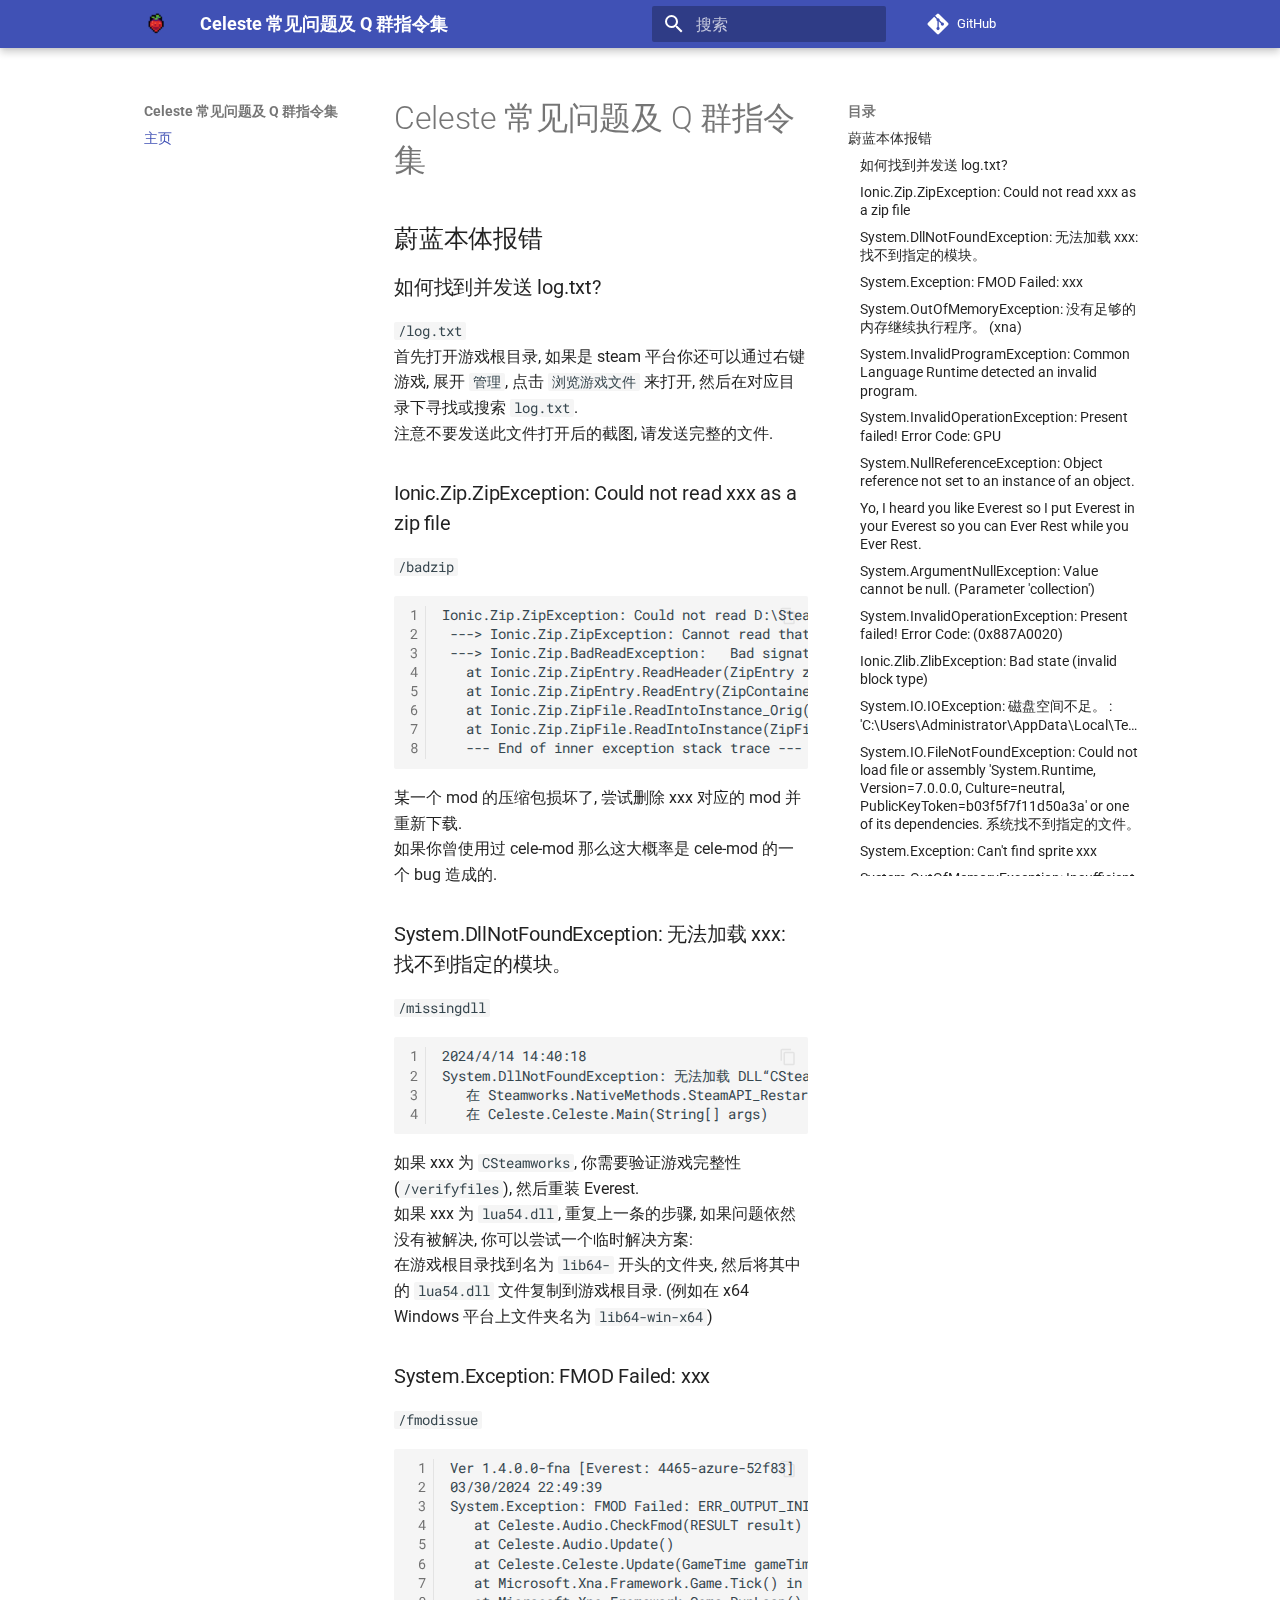
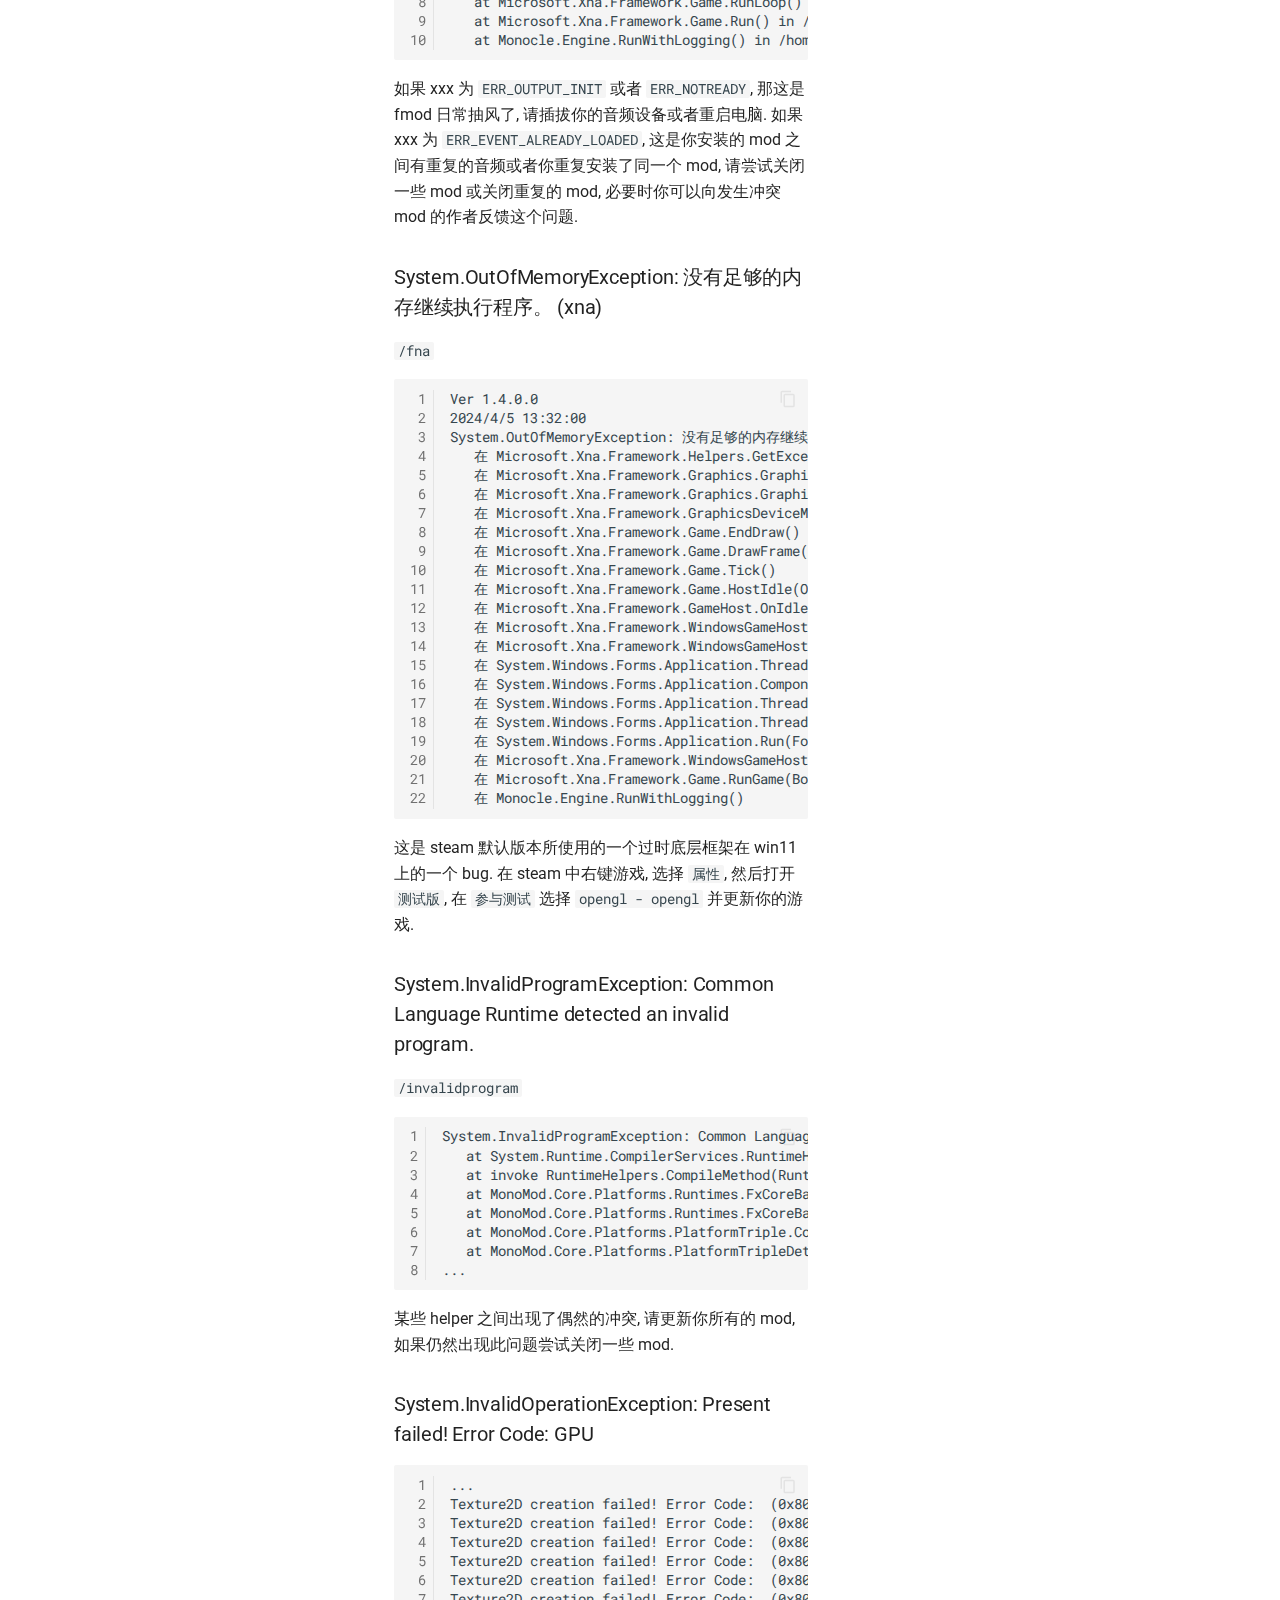
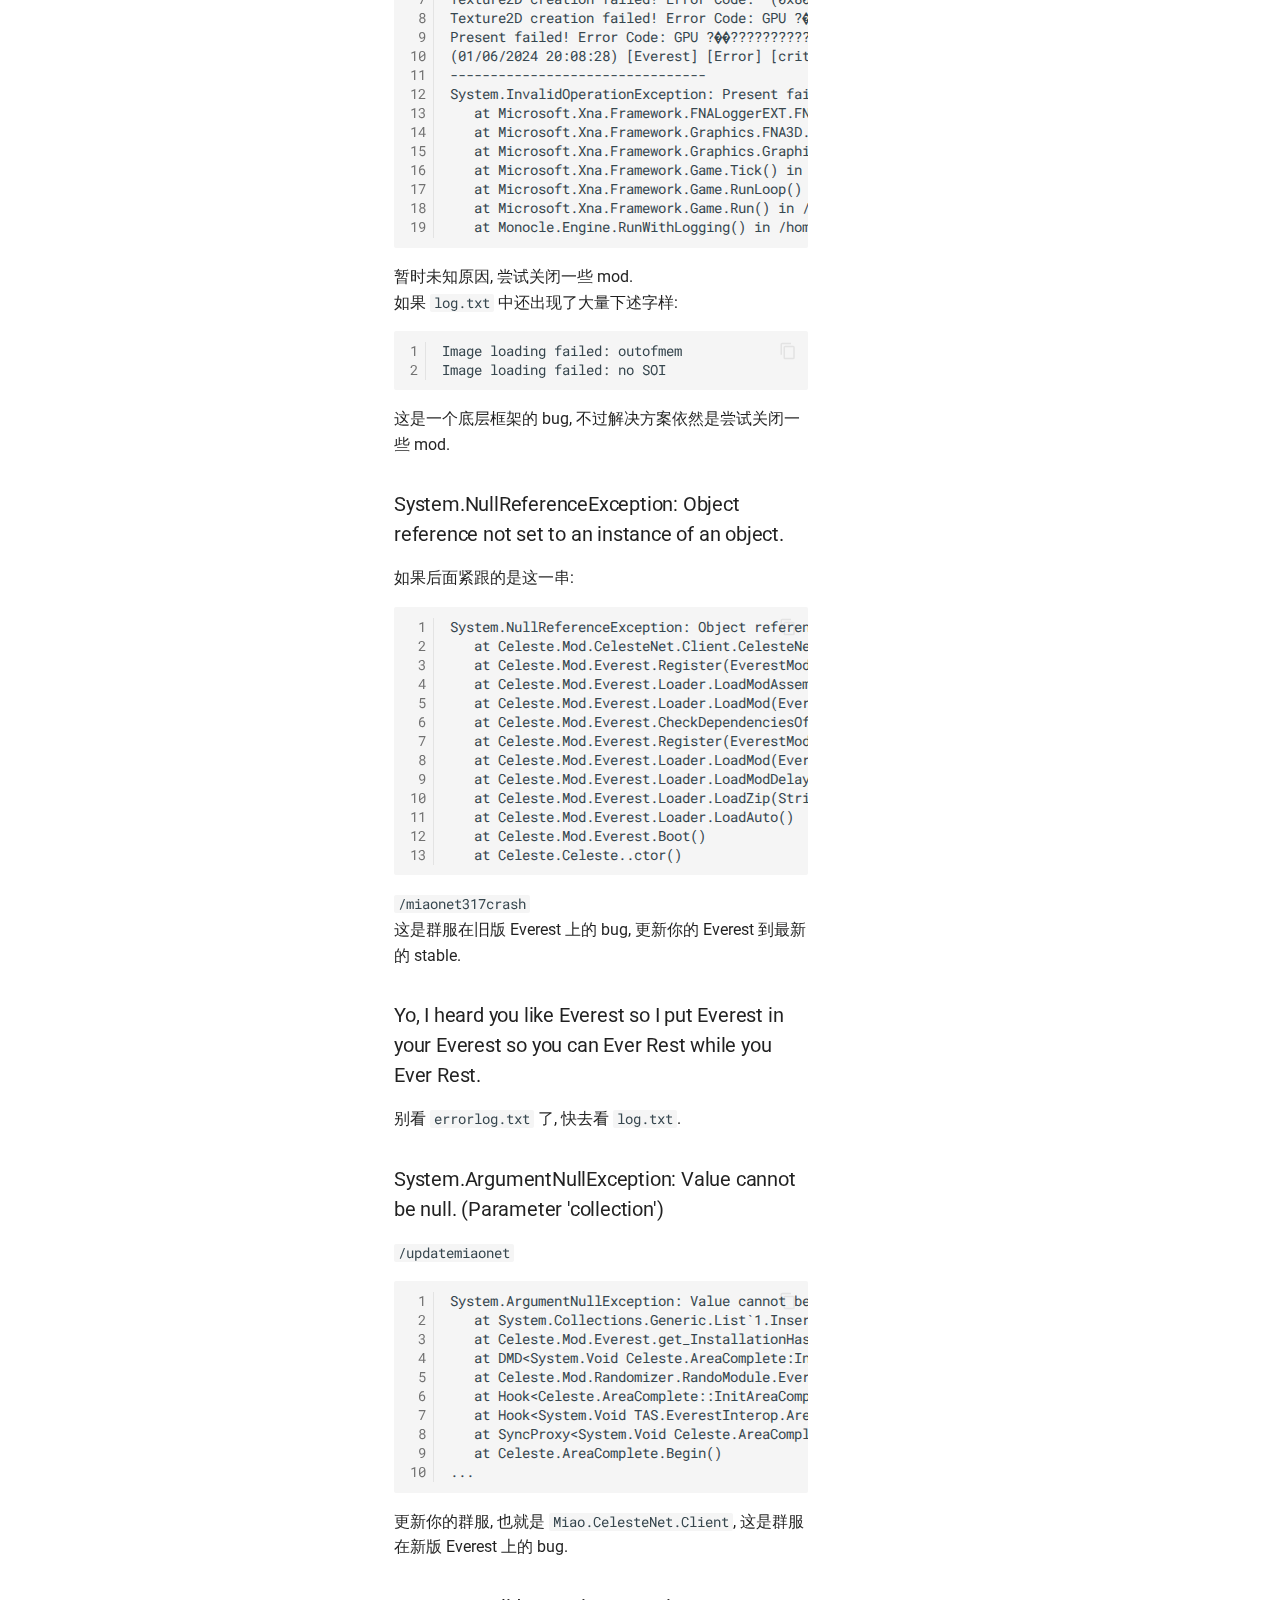
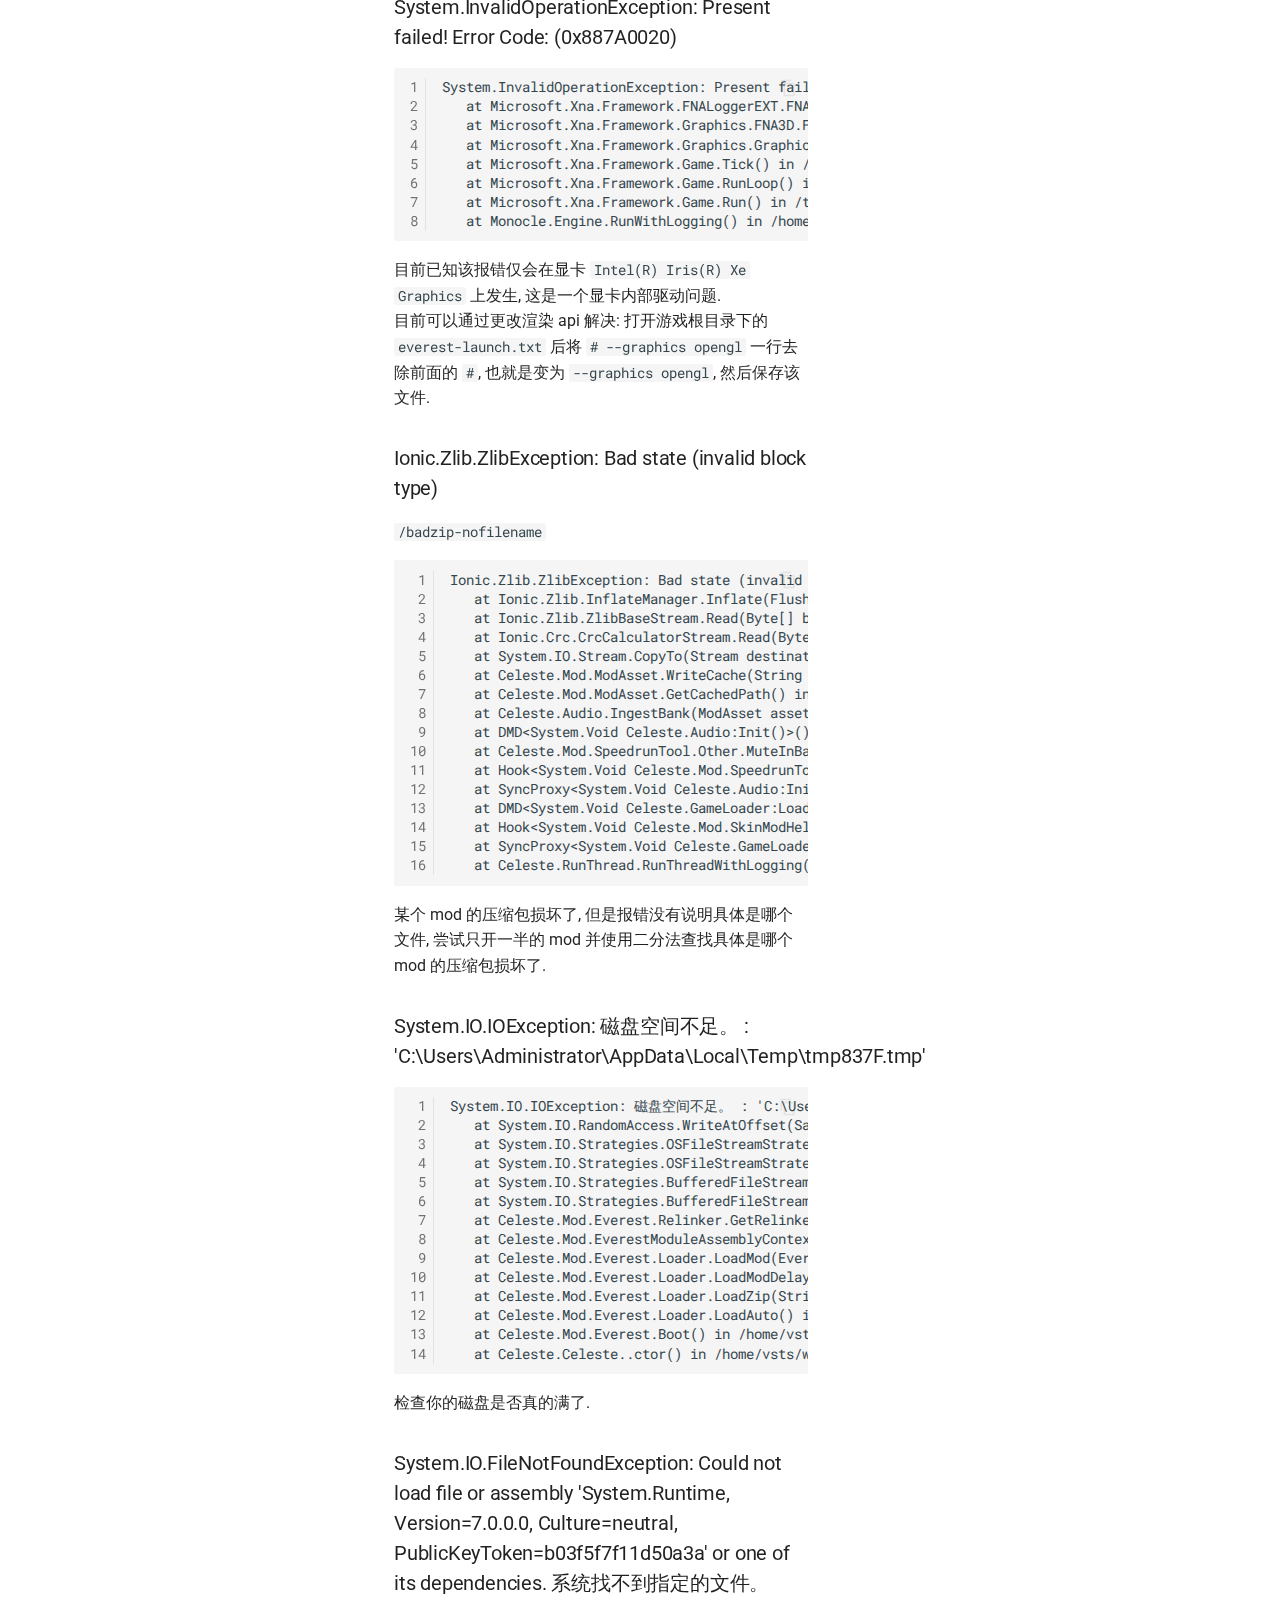
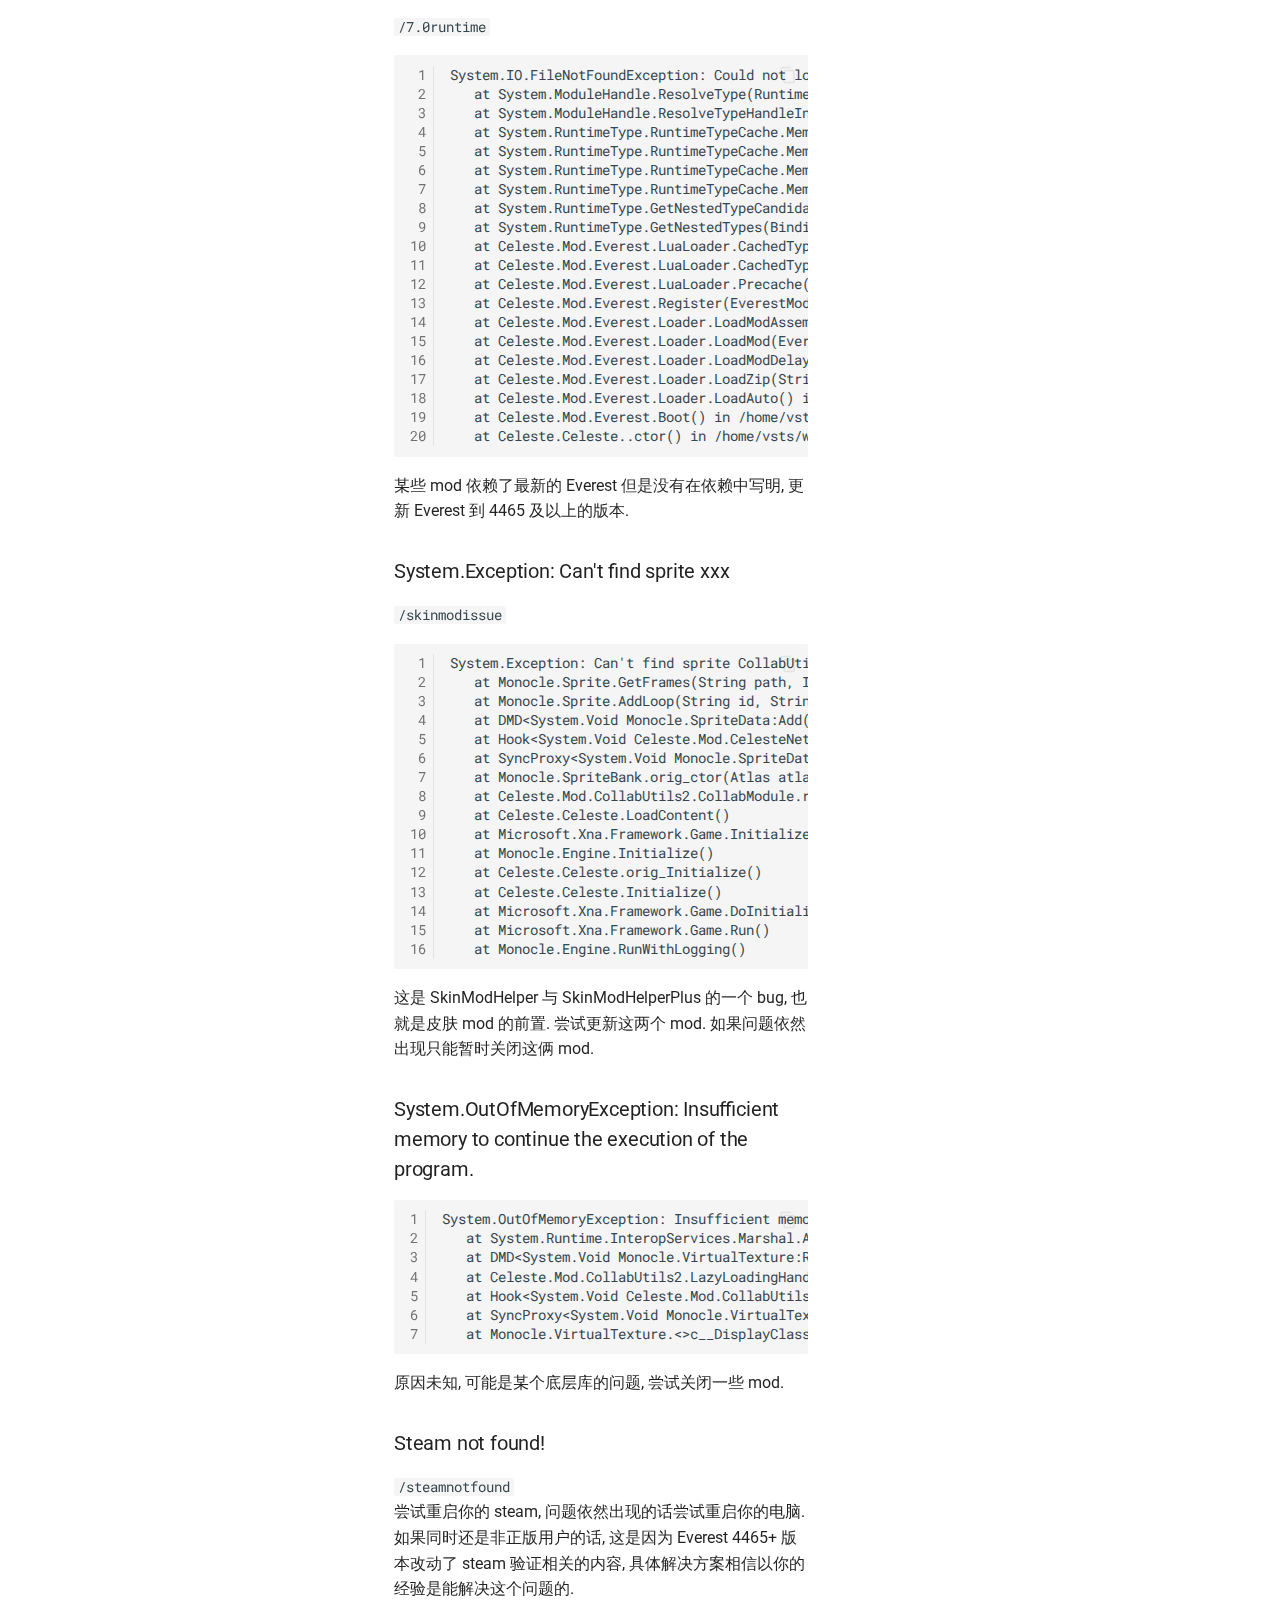
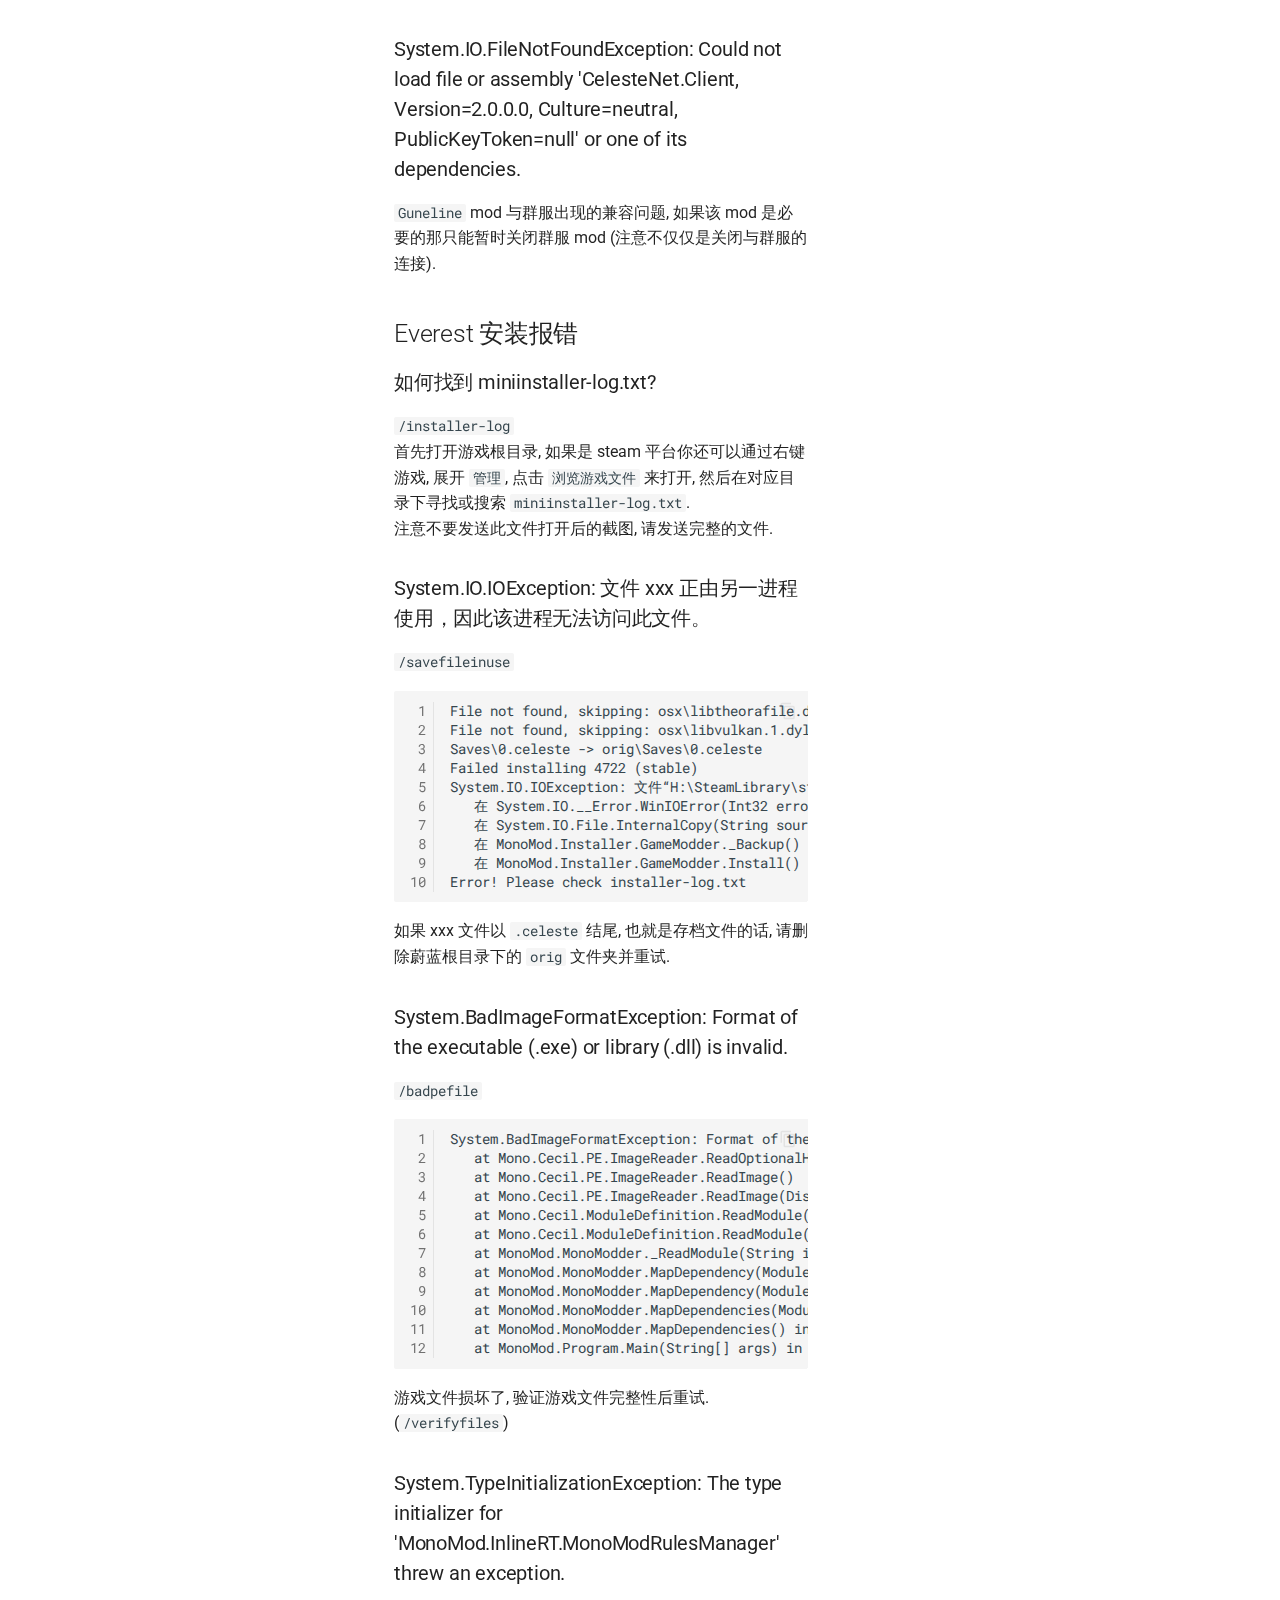
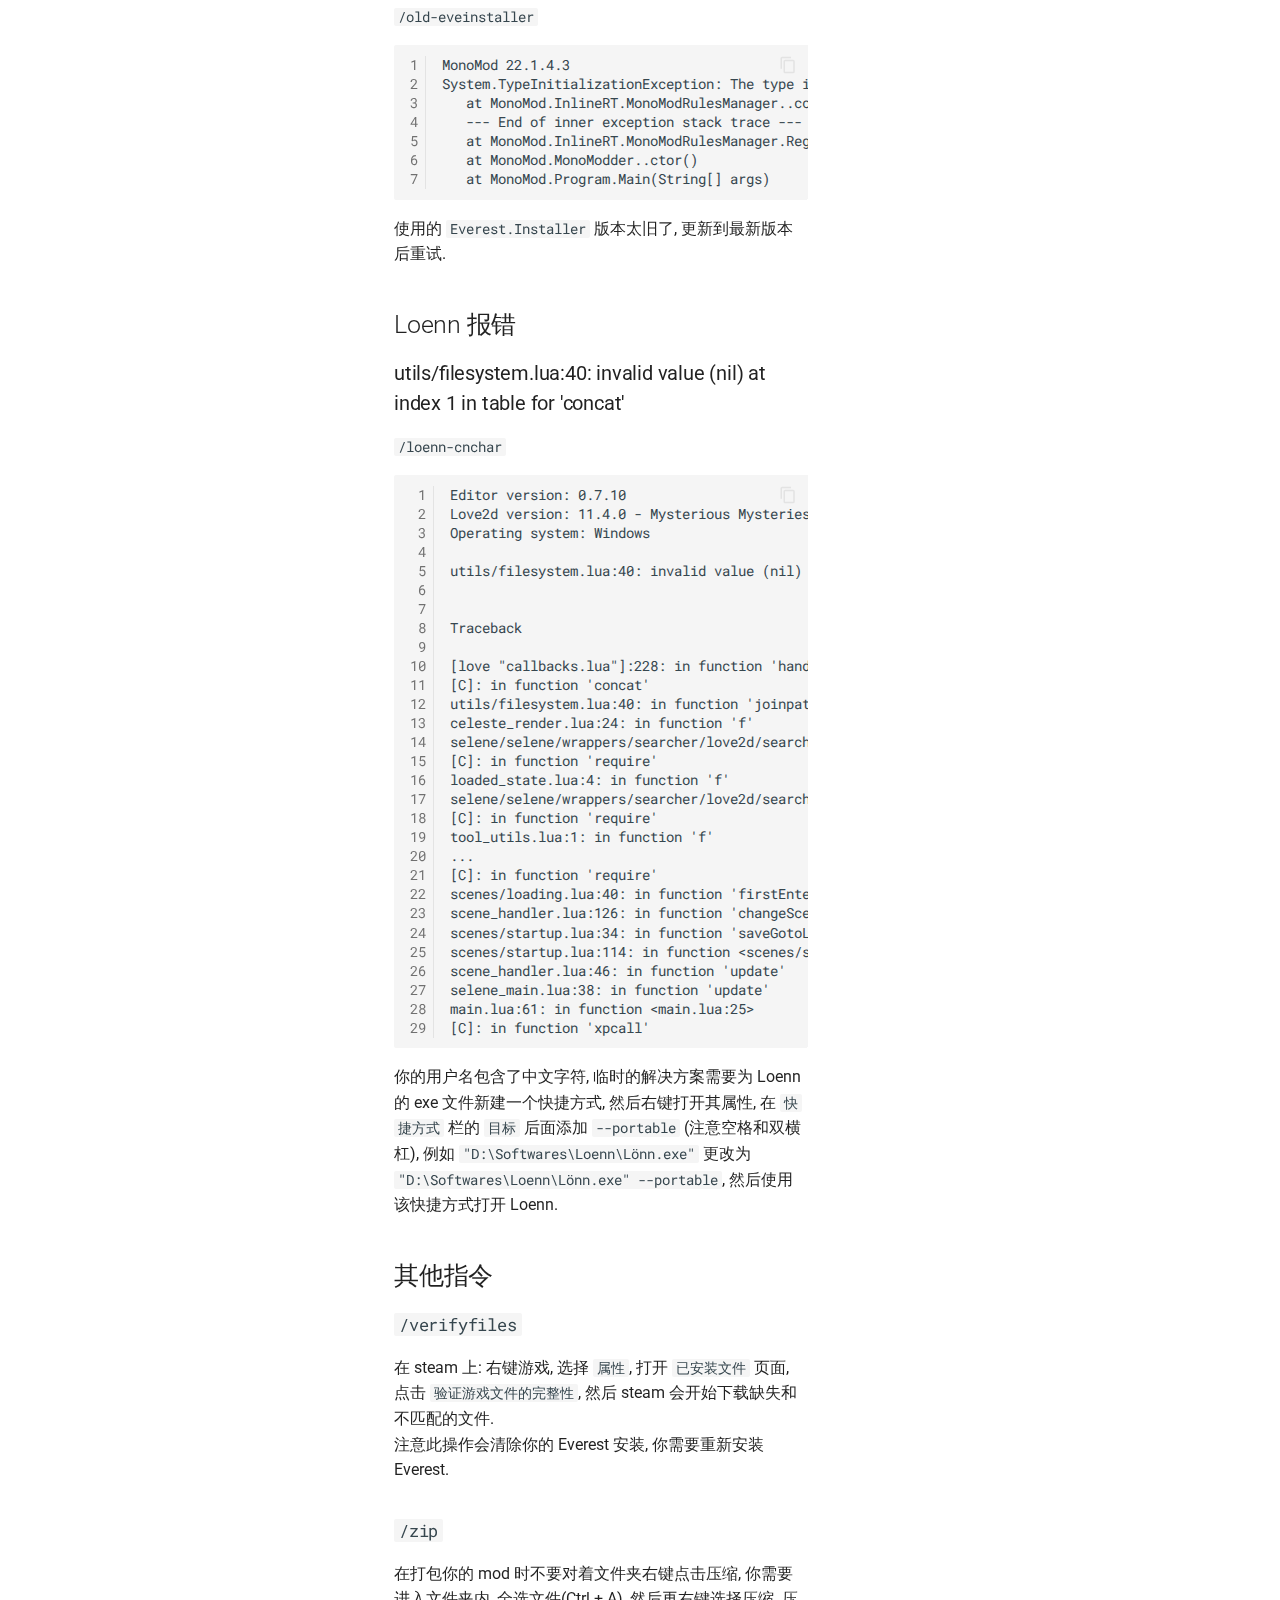
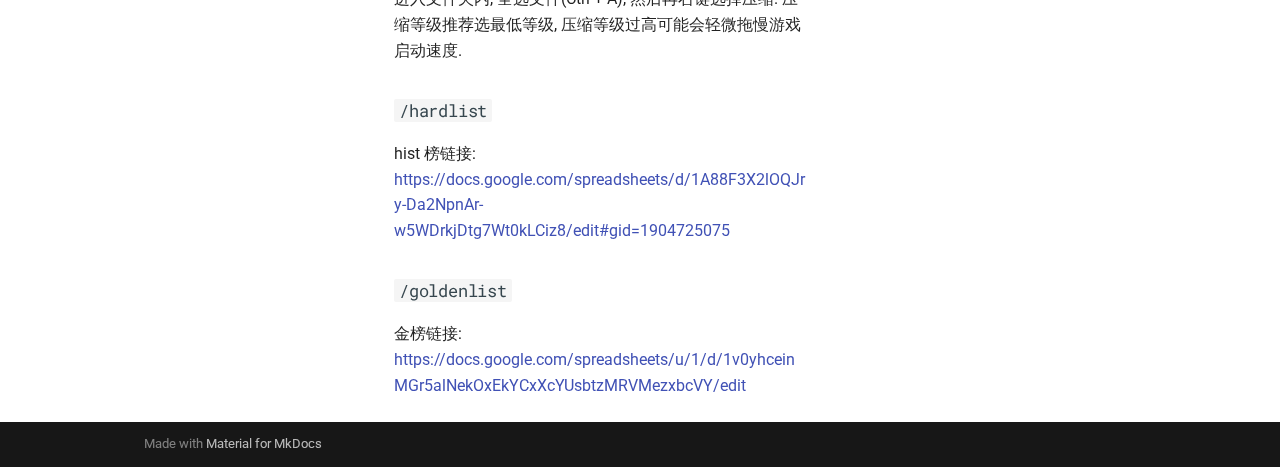
<file: index.html>
<!doctype html>
<html lang="zh" class="no-js">
  <head>
    
      <meta charset="utf-8">
      <meta name="viewport" content="width=device-width,initial-scale=1">
      
      
      
      
      
      
      <link rel="icon" href="assets/images/favicon.png">
      <meta name="generator" content="mkdocs-1.6.0, mkdocs-material-9.5.20">
    
    
      
        <title>Celeste 常见问题及 Q 群指令集</title>
      
    
    
      <link rel="stylesheet" href="assets/stylesheets/main.66ac8b77.min.css">
      
      


    
    
      
    
    
      
        
        
        <link rel="preconnect" href="https://fonts.gstatic.com" crossorigin>
        <link rel="stylesheet" href="https://fonts.googleapis.com/css?family=Roboto:300,300i,400,400i,700,700i%7CRoboto+Mono:400,400i,700,700i&display=fallback">
        <style>:root{--md-text-font:"Roboto";--md-code-font:"Roboto Mono"}</style>
      
    
    
      <link rel="stylesheet" href="css/content.css">
    
    <script>__md_scope=new URL(".",location),__md_hash=e=>[...e].reduce((e,_)=>(e<<5)-e+_.charCodeAt(0),0),__md_get=(e,_=localStorage,t=__md_scope)=>JSON.parse(_.getItem(t.pathname+"."+e)),__md_set=(e,_,t=localStorage,a=__md_scope)=>{try{t.setItem(a.pathname+"."+e,JSON.stringify(_))}catch(e){}}</script>
    
      

    
    
    
  </head>
  
  
    <body dir="ltr">
  
    
    <input class="md-toggle" data-md-toggle="drawer" type="checkbox" id="__drawer" autocomplete="off">
    <input class="md-toggle" data-md-toggle="search" type="checkbox" id="__search" autocomplete="off">
    <label class="md-overlay" for="__drawer"></label>
    <div data-md-component="skip">
      
        
        <a href="#celeste-q" class="md-skip">
          跳转至
        </a>
      
    </div>
    <div data-md-component="announce">
      
    </div>
    
    
      

  

<header class="md-header md-header--shadow" data-md-component="header">
  <nav class="md-header__inner md-grid" aria-label="页眉">
    <a href="." title="Celeste 常见问题及 Q 群指令集" class="md-header__button md-logo" aria-label="Celeste 常见问题及 Q 群指令集" data-md-component="logo">
      
  <img src="assets/images/favicon.png" alt="logo">

    </a>
    <label class="md-header__button md-icon" for="__drawer">
      
      <svg xmlns="http://www.w3.org/2000/svg" viewBox="0 0 24 24"><path d="M3 6h18v2H3V6m0 5h18v2H3v-2m0 5h18v2H3v-2Z"/></svg>
    </label>
    <div class="md-header__title" data-md-component="header-title">
      <div class="md-header__ellipsis">
        <div class="md-header__topic">
          <span class="md-ellipsis">
            Celeste 常见问题及 Q 群指令集
          </span>
        </div>
        <div class="md-header__topic" data-md-component="header-topic">
          <span class="md-ellipsis">
            
              主页
            
          </span>
        </div>
      </div>
    </div>
    
    
      <script>var media,input,key,value,palette=__md_get("__palette");if(palette&&palette.color){"(prefers-color-scheme)"===palette.color.media&&(media=matchMedia("(prefers-color-scheme: light)"),input=document.querySelector(media.matches?"[data-md-color-media='(prefers-color-scheme: light)']":"[data-md-color-media='(prefers-color-scheme: dark)']"),palette.color.media=input.getAttribute("data-md-color-media"),palette.color.scheme=input.getAttribute("data-md-color-scheme"),palette.color.primary=input.getAttribute("data-md-color-primary"),palette.color.accent=input.getAttribute("data-md-color-accent"));for([key,value]of Object.entries(palette.color))document.body.setAttribute("data-md-color-"+key,value)}</script>
    
    
    
      <label class="md-header__button md-icon" for="__search">
        
        <svg xmlns="http://www.w3.org/2000/svg" viewBox="0 0 24 24"><path d="M9.5 3A6.5 6.5 0 0 1 16 9.5c0 1.61-.59 3.09-1.56 4.23l.27.27h.79l5 5-1.5 1.5-5-5v-.79l-.27-.27A6.516 6.516 0 0 1 9.5 16 6.5 6.5 0 0 1 3 9.5 6.5 6.5 0 0 1 9.5 3m0 2C7 5 5 7 5 9.5S7 14 9.5 14 14 12 14 9.5 12 5 9.5 5Z"/></svg>
      </label>
      <div class="md-search" data-md-component="search" role="dialog">
  <label class="md-search__overlay" for="__search"></label>
  <div class="md-search__inner" role="search">
    <form class="md-search__form" name="search">
      <input type="text" class="md-search__input" name="query" aria-label="搜索" placeholder="搜索" autocapitalize="off" autocorrect="off" autocomplete="off" spellcheck="false" data-md-component="search-query" required>
      <label class="md-search__icon md-icon" for="__search">
        
        <svg xmlns="http://www.w3.org/2000/svg" viewBox="0 0 24 24"><path d="M9.5 3A6.5 6.5 0 0 1 16 9.5c0 1.61-.59 3.09-1.56 4.23l.27.27h.79l5 5-1.5 1.5-5-5v-.79l-.27-.27A6.516 6.516 0 0 1 9.5 16 6.5 6.5 0 0 1 3 9.5 6.5 6.5 0 0 1 9.5 3m0 2C7 5 5 7 5 9.5S7 14 9.5 14 14 12 14 9.5 12 5 9.5 5Z"/></svg>
        
        <svg xmlns="http://www.w3.org/2000/svg" viewBox="0 0 24 24"><path d="M20 11v2H8l5.5 5.5-1.42 1.42L4.16 12l7.92-7.92L13.5 5.5 8 11h12Z"/></svg>
      </label>
      <nav class="md-search__options" aria-label="查找">
        
        <button type="reset" class="md-search__icon md-icon" title="清空当前内容" aria-label="清空当前内容" tabindex="-1">
          
          <svg xmlns="http://www.w3.org/2000/svg" viewBox="0 0 24 24"><path d="M19 6.41 17.59 5 12 10.59 6.41 5 5 6.41 10.59 12 5 17.59 6.41 19 12 13.41 17.59 19 19 17.59 13.41 12 19 6.41Z"/></svg>
        </button>
      </nav>
      
    </form>
    <div class="md-search__output">
      <div class="md-search__scrollwrap" data-md-scrollfix>
        <div class="md-search-result" data-md-component="search-result">
          <div class="md-search-result__meta">
            正在初始化搜索引擎
          </div>
          <ol class="md-search-result__list" role="presentation"></ol>
        </div>
      </div>
    </div>
  </div>
</div>
    
    
      <div class="md-header__source">
        <a href="https://github.com/Saplonily/CelesteCommonIssues" title="前往仓库" class="md-source" data-md-component="source">
  <div class="md-source__icon md-icon">
    
    <svg xmlns="http://www.w3.org/2000/svg" viewBox="0 0 448 512"><!--! Font Awesome Free 6.5.2 by @fontawesome - https://fontawesome.com License - https://fontawesome.com/license/free (Icons: CC BY 4.0, Fonts: SIL OFL 1.1, Code: MIT License) Copyright 2024 Fonticons, Inc.--><path d="M439.55 236.05 244 40.45a28.87 28.87 0 0 0-40.81 0l-40.66 40.63 51.52 51.52c27.06-9.14 52.68 16.77 43.39 43.68l49.66 49.66c34.23-11.8 61.18 31 35.47 56.69-26.49 26.49-70.21-2.87-56-37.34L240.22 199v121.85c25.3 12.54 22.26 41.85 9.08 55a34.34 34.34 0 0 1-48.55 0c-17.57-17.6-11.07-46.91 11.25-56v-123c-20.8-8.51-24.6-30.74-18.64-45L142.57 101 8.45 235.14a28.86 28.86 0 0 0 0 40.81l195.61 195.6a28.86 28.86 0 0 0 40.8 0l194.69-194.69a28.86 28.86 0 0 0 0-40.81z"/></svg>
  </div>
  <div class="md-source__repository">
    GitHub
  </div>
</a>
      </div>
    
  </nav>
  
</header>
    
    <div class="md-container" data-md-component="container">
      
      
        
          
        
      
      <main class="md-main" data-md-component="main">
        <div class="md-main__inner md-grid">
          
            
              
              <div class="md-sidebar md-sidebar--primary" data-md-component="sidebar" data-md-type="navigation" >
                <div class="md-sidebar__scrollwrap">
                  <div class="md-sidebar__inner">
                    



<nav class="md-nav md-nav--primary" aria-label="导航栏" data-md-level="0">
  <label class="md-nav__title" for="__drawer">
    <a href="." title="Celeste 常见问题及 Q 群指令集" class="md-nav__button md-logo" aria-label="Celeste 常见问题及 Q 群指令集" data-md-component="logo">
      
  <img src="assets/images/favicon.png" alt="logo">

    </a>
    Celeste 常见问题及 Q 群指令集
  </label>
  
    <div class="md-nav__source">
      <a href="https://github.com/Saplonily/CelesteCommonIssues" title="前往仓库" class="md-source" data-md-component="source">
  <div class="md-source__icon md-icon">
    
    <svg xmlns="http://www.w3.org/2000/svg" viewBox="0 0 448 512"><!--! Font Awesome Free 6.5.2 by @fontawesome - https://fontawesome.com License - https://fontawesome.com/license/free (Icons: CC BY 4.0, Fonts: SIL OFL 1.1, Code: MIT License) Copyright 2024 Fonticons, Inc.--><path d="M439.55 236.05 244 40.45a28.87 28.87 0 0 0-40.81 0l-40.66 40.63 51.52 51.52c27.06-9.14 52.68 16.77 43.39 43.68l49.66 49.66c34.23-11.8 61.18 31 35.47 56.69-26.49 26.49-70.21-2.87-56-37.34L240.22 199v121.85c25.3 12.54 22.26 41.85 9.08 55a34.34 34.34 0 0 1-48.55 0c-17.57-17.6-11.07-46.91 11.25-56v-123c-20.8-8.51-24.6-30.74-18.64-45L142.57 101 8.45 235.14a28.86 28.86 0 0 0 0 40.81l195.61 195.6a28.86 28.86 0 0 0 40.8 0l194.69-194.69a28.86 28.86 0 0 0 0-40.81z"/></svg>
  </div>
  <div class="md-source__repository">
    GitHub
  </div>
</a>
    </div>
  
  <ul class="md-nav__list" data-md-scrollfix>
    
      
      
  
  
    
  
  
  
    <li class="md-nav__item md-nav__item--active">
      
      <input class="md-nav__toggle md-toggle" type="checkbox" id="__toc">
      
      
        
      
      
        <label class="md-nav__link md-nav__link--active" for="__toc">
          
  
  <span class="md-ellipsis">
    主页
  </span>
  

          <span class="md-nav__icon md-icon"></span>
        </label>
      
      <a href="." class="md-nav__link md-nav__link--active">
        
  
  <span class="md-ellipsis">
    主页
  </span>
  

      </a>
      
        

<nav class="md-nav md-nav--secondary" aria-label="目录">
  
  
  
    
  
  
    <label class="md-nav__title" for="__toc">
      <span class="md-nav__icon md-icon"></span>
      目录
    </label>
    <ul class="md-nav__list" data-md-component="toc" data-md-scrollfix>
      
        <li class="md-nav__item">
  <a href="#_1" class="md-nav__link">
    <span class="md-ellipsis">
      蔚蓝本体报错
    </span>
  </a>
  
    <nav class="md-nav" aria-label="蔚蓝本体报错">
      <ul class="md-nav__list">
        
          <li class="md-nav__item">
  <a href="#logtxt" class="md-nav__link">
    <span class="md-ellipsis">
      如何找到并发送 log.txt?
    </span>
  </a>
  
</li>
        
          <li class="md-nav__item">
  <a href="#ioniczipzipexception-could-not-read-xxx-as-a-zip-file" class="md-nav__link">
    <span class="md-ellipsis">
      Ionic.Zip.ZipException: Could not read xxx as a zip file
    </span>
  </a>
  
</li>
        
          <li class="md-nav__item">
  <a href="#systemdllnotfoundexception-xxx" class="md-nav__link">
    <span class="md-ellipsis">
      System.DllNotFoundException: 无法加载 xxx: 找不到指定的模块。
    </span>
  </a>
  
</li>
        
          <li class="md-nav__item">
  <a href="#systemexception-fmod-failed-xxx" class="md-nav__link">
    <span class="md-ellipsis">
      System.Exception: FMOD Failed: xxx
    </span>
  </a>
  
</li>
        
          <li class="md-nav__item">
  <a href="#systemoutofmemoryexception-xna" class="md-nav__link">
    <span class="md-ellipsis">
      System.OutOfMemoryException: 没有足够的内存继续执行程序。 (xna)
    </span>
  </a>
  
</li>
        
          <li class="md-nav__item">
  <a href="#systeminvalidprogramexception-common-language-runtime-detected-an-invalid-program" class="md-nav__link">
    <span class="md-ellipsis">
      System.InvalidProgramException: Common Language Runtime detected an invalid program.
    </span>
  </a>
  
</li>
        
          <li class="md-nav__item">
  <a href="#systeminvalidoperationexception-present-failed-error-code-gpu" class="md-nav__link">
    <span class="md-ellipsis">
      System.InvalidOperationException: Present failed! Error Code: GPU
    </span>
  </a>
  
</li>
        
          <li class="md-nav__item">
  <a href="#systemnullreferenceexception-object-reference-not-set-to-an-instance-of-an-object" class="md-nav__link">
    <span class="md-ellipsis">
      System.NullReferenceException: Object reference not set to an instance of an object.
    </span>
  </a>
  
</li>
        
          <li class="md-nav__item">
  <a href="#yo-i-heard-you-like-everest-so-i-put-everest-in-your-everest-so-you-can-ever-rest-while-you-ever-rest" class="md-nav__link">
    <span class="md-ellipsis">
      Yo, I heard you like Everest so I put Everest in your Everest so you can Ever Rest while you Ever Rest.
    </span>
  </a>
  
</li>
        
          <li class="md-nav__item">
  <a href="#systemargumentnullexception-value-cannot-be-null-parameter-collection" class="md-nav__link">
    <span class="md-ellipsis">
      System.ArgumentNullException: Value cannot be null. (Parameter 'collection')
    </span>
  </a>
  
</li>
        
          <li class="md-nav__item">
  <a href="#systeminvalidoperationexception-present-failed-error-code-0x887a0020" class="md-nav__link">
    <span class="md-ellipsis">
      System.InvalidOperationException: Present failed! Error Code:  (0x887A0020)
    </span>
  </a>
  
</li>
        
          <li class="md-nav__item">
  <a href="#ioniczlibzlibexception-bad-state-invalid-block-type" class="md-nav__link">
    <span class="md-ellipsis">
      Ionic.Zlib.ZlibException: Bad state (invalid block type)
    </span>
  </a>
  
</li>
        
          <li class="md-nav__item">
  <a href="#systemioioexception-cusersadministratorappdatalocaltemptmp837ftmp" class="md-nav__link">
    <span class="md-ellipsis">
      System.IO.IOException: 磁盘空间不足。 : 'C:\Users\Administrator\AppData\Local\Temp\tmp837F.tmp'
    </span>
  </a>
  
</li>
        
          <li class="md-nav__item">
  <a href="#systemiofilenotfoundexception-could-not-load-file-or-assembly-systemruntime-version7000-cultureneutral-publickeytokenb03f5f7f11d50a3a-or-one-of-its-dependencies" class="md-nav__link">
    <span class="md-ellipsis">
      System.IO.FileNotFoundException: Could not load file or assembly 'System.Runtime, Version=7.0.0.0, Culture=neutral, PublicKeyToken=b03f5f7f11d50a3a' or one of its dependencies. 系统找不到指定的文件。
    </span>
  </a>
  
</li>
        
          <li class="md-nav__item">
  <a href="#systemexception-cant-find-sprite-xxx" class="md-nav__link">
    <span class="md-ellipsis">
      System.Exception: Can't find sprite xxx
    </span>
  </a>
  
</li>
        
          <li class="md-nav__item">
  <a href="#systemoutofmemoryexception-insufficient-memory-to-continue-the-execution-of-the-program" class="md-nav__link">
    <span class="md-ellipsis">
      System.OutOfMemoryException: Insufficient memory to continue the execution of the program.
    </span>
  </a>
  
</li>
        
          <li class="md-nav__item">
  <a href="#steam-not-found" class="md-nav__link">
    <span class="md-ellipsis">
      Steam not found!
    </span>
  </a>
  
</li>
        
          <li class="md-nav__item">
  <a href="#systemiofilenotfoundexception-could-not-load-file-or-assembly-celestenetclient-version2000-cultureneutral-publickeytokennull-or-one-of-its-dependencies" class="md-nav__link">
    <span class="md-ellipsis">
      System.IO.FileNotFoundException: Could not load file or assembly 'CelesteNet.Client, Version=2.0.0.0, Culture=neutral, PublicKeyToken=null' or one of its dependencies.
    </span>
  </a>
  
</li>
        
      </ul>
    </nav>
  
</li>
      
        <li class="md-nav__item">
  <a href="#everest" class="md-nav__link">
    <span class="md-ellipsis">
      Everest 安装报错
    </span>
  </a>
  
    <nav class="md-nav" aria-label="Everest 安装报错">
      <ul class="md-nav__list">
        
          <li class="md-nav__item">
  <a href="#miniinstaller-logtxt" class="md-nav__link">
    <span class="md-ellipsis">
      如何找到 miniinstaller-log.txt?
    </span>
  </a>
  
</li>
        
          <li class="md-nav__item">
  <a href="#systemioioexception-xxx" class="md-nav__link">
    <span class="md-ellipsis">
      System.IO.IOException: 文件 xxx 正由另一进程使用，因此该进程无法访问此文件。
    </span>
  </a>
  
</li>
        
          <li class="md-nav__item">
  <a href="#systembadimageformatexception-format-of-the-executable-exe-or-library-dll-is-invalid" class="md-nav__link">
    <span class="md-ellipsis">
      System.BadImageFormatException: Format of the executable (.exe) or library (.dll) is invalid.
    </span>
  </a>
  
</li>
        
          <li class="md-nav__item">
  <a href="#systemtypeinitializationexception-the-type-initializer-for-monomodinlinertmonomodrulesmanager-threw-an-exception" class="md-nav__link">
    <span class="md-ellipsis">
      System.TypeInitializationException: The type initializer for 'MonoMod.InlineRT.MonoModRulesManager' threw an exception.
    </span>
  </a>
  
</li>
        
      </ul>
    </nav>
  
</li>
      
        <li class="md-nav__item">
  <a href="#loenn" class="md-nav__link">
    <span class="md-ellipsis">
      Loenn 报错
    </span>
  </a>
  
    <nav class="md-nav" aria-label="Loenn 报错">
      <ul class="md-nav__list">
        
          <li class="md-nav__item">
  <a href="#utilsfilesystemlua40-invalid-value-nil-at-index-1-in-table-for-concat" class="md-nav__link">
    <span class="md-ellipsis">
      utils/filesystem.lua:40: invalid value (nil) at index 1 in table for 'concat'
    </span>
  </a>
  
</li>
        
      </ul>
    </nav>
  
</li>
      
        <li class="md-nav__item">
  <a href="#_2" class="md-nav__link">
    <span class="md-ellipsis">
      其他指令
    </span>
  </a>
  
    <nav class="md-nav" aria-label="其他指令">
      <ul class="md-nav__list">
        
          <li class="md-nav__item">
  <a href="#verifyfiles" class="md-nav__link">
    <span class="md-ellipsis">
      /verifyfiles
    </span>
  </a>
  
</li>
        
          <li class="md-nav__item">
  <a href="#zip" class="md-nav__link">
    <span class="md-ellipsis">
      /zip
    </span>
  </a>
  
</li>
        
          <li class="md-nav__item">
  <a href="#hardlist" class="md-nav__link">
    <span class="md-ellipsis">
      /hardlist
    </span>
  </a>
  
</li>
        
          <li class="md-nav__item">
  <a href="#goldenlist" class="md-nav__link">
    <span class="md-ellipsis">
      /goldenlist
    </span>
  </a>
  
</li>
        
      </ul>
    </nav>
  
</li>
      
    </ul>
  
</nav>
      
    </li>
  

    
  </ul>
</nav>
                  </div>
                </div>
              </div>
            
            
              
              <div class="md-sidebar md-sidebar--secondary" data-md-component="sidebar" data-md-type="toc" >
                <div class="md-sidebar__scrollwrap">
                  <div class="md-sidebar__inner">
                    

<nav class="md-nav md-nav--secondary" aria-label="目录">
  
  
  
    
  
  
    <label class="md-nav__title" for="__toc">
      <span class="md-nav__icon md-icon"></span>
      目录
    </label>
    <ul class="md-nav__list" data-md-component="toc" data-md-scrollfix>
      
        <li class="md-nav__item">
  <a href="#_1" class="md-nav__link">
    <span class="md-ellipsis">
      蔚蓝本体报错
    </span>
  </a>
  
    <nav class="md-nav" aria-label="蔚蓝本体报错">
      <ul class="md-nav__list">
        
          <li class="md-nav__item">
  <a href="#logtxt" class="md-nav__link">
    <span class="md-ellipsis">
      如何找到并发送 log.txt?
    </span>
  </a>
  
</li>
        
          <li class="md-nav__item">
  <a href="#ioniczipzipexception-could-not-read-xxx-as-a-zip-file" class="md-nav__link">
    <span class="md-ellipsis">
      Ionic.Zip.ZipException: Could not read xxx as a zip file
    </span>
  </a>
  
</li>
        
          <li class="md-nav__item">
  <a href="#systemdllnotfoundexception-xxx" class="md-nav__link">
    <span class="md-ellipsis">
      System.DllNotFoundException: 无法加载 xxx: 找不到指定的模块。
    </span>
  </a>
  
</li>
        
          <li class="md-nav__item">
  <a href="#systemexception-fmod-failed-xxx" class="md-nav__link">
    <span class="md-ellipsis">
      System.Exception: FMOD Failed: xxx
    </span>
  </a>
  
</li>
        
          <li class="md-nav__item">
  <a href="#systemoutofmemoryexception-xna" class="md-nav__link">
    <span class="md-ellipsis">
      System.OutOfMemoryException: 没有足够的内存继续执行程序。 (xna)
    </span>
  </a>
  
</li>
        
          <li class="md-nav__item">
  <a href="#systeminvalidprogramexception-common-language-runtime-detected-an-invalid-program" class="md-nav__link">
    <span class="md-ellipsis">
      System.InvalidProgramException: Common Language Runtime detected an invalid program.
    </span>
  </a>
  
</li>
        
          <li class="md-nav__item">
  <a href="#systeminvalidoperationexception-present-failed-error-code-gpu" class="md-nav__link">
    <span class="md-ellipsis">
      System.InvalidOperationException: Present failed! Error Code: GPU
    </span>
  </a>
  
</li>
        
          <li class="md-nav__item">
  <a href="#systemnullreferenceexception-object-reference-not-set-to-an-instance-of-an-object" class="md-nav__link">
    <span class="md-ellipsis">
      System.NullReferenceException: Object reference not set to an instance of an object.
    </span>
  </a>
  
</li>
        
          <li class="md-nav__item">
  <a href="#yo-i-heard-you-like-everest-so-i-put-everest-in-your-everest-so-you-can-ever-rest-while-you-ever-rest" class="md-nav__link">
    <span class="md-ellipsis">
      Yo, I heard you like Everest so I put Everest in your Everest so you can Ever Rest while you Ever Rest.
    </span>
  </a>
  
</li>
        
          <li class="md-nav__item">
  <a href="#systemargumentnullexception-value-cannot-be-null-parameter-collection" class="md-nav__link">
    <span class="md-ellipsis">
      System.ArgumentNullException: Value cannot be null. (Parameter 'collection')
    </span>
  </a>
  
</li>
        
          <li class="md-nav__item">
  <a href="#systeminvalidoperationexception-present-failed-error-code-0x887a0020" class="md-nav__link">
    <span class="md-ellipsis">
      System.InvalidOperationException: Present failed! Error Code:  (0x887A0020)
    </span>
  </a>
  
</li>
        
          <li class="md-nav__item">
  <a href="#ioniczlibzlibexception-bad-state-invalid-block-type" class="md-nav__link">
    <span class="md-ellipsis">
      Ionic.Zlib.ZlibException: Bad state (invalid block type)
    </span>
  </a>
  
</li>
        
          <li class="md-nav__item">
  <a href="#systemioioexception-cusersadministratorappdatalocaltemptmp837ftmp" class="md-nav__link">
    <span class="md-ellipsis">
      System.IO.IOException: 磁盘空间不足。 : 'C:\Users\Administrator\AppData\Local\Temp\tmp837F.tmp'
    </span>
  </a>
  
</li>
        
          <li class="md-nav__item">
  <a href="#systemiofilenotfoundexception-could-not-load-file-or-assembly-systemruntime-version7000-cultureneutral-publickeytokenb03f5f7f11d50a3a-or-one-of-its-dependencies" class="md-nav__link">
    <span class="md-ellipsis">
      System.IO.FileNotFoundException: Could not load file or assembly 'System.Runtime, Version=7.0.0.0, Culture=neutral, PublicKeyToken=b03f5f7f11d50a3a' or one of its dependencies. 系统找不到指定的文件。
    </span>
  </a>
  
</li>
        
          <li class="md-nav__item">
  <a href="#systemexception-cant-find-sprite-xxx" class="md-nav__link">
    <span class="md-ellipsis">
      System.Exception: Can't find sprite xxx
    </span>
  </a>
  
</li>
        
          <li class="md-nav__item">
  <a href="#systemoutofmemoryexception-insufficient-memory-to-continue-the-execution-of-the-program" class="md-nav__link">
    <span class="md-ellipsis">
      System.OutOfMemoryException: Insufficient memory to continue the execution of the program.
    </span>
  </a>
  
</li>
        
          <li class="md-nav__item">
  <a href="#steam-not-found" class="md-nav__link">
    <span class="md-ellipsis">
      Steam not found!
    </span>
  </a>
  
</li>
        
          <li class="md-nav__item">
  <a href="#systemiofilenotfoundexception-could-not-load-file-or-assembly-celestenetclient-version2000-cultureneutral-publickeytokennull-or-one-of-its-dependencies" class="md-nav__link">
    <span class="md-ellipsis">
      System.IO.FileNotFoundException: Could not load file or assembly 'CelesteNet.Client, Version=2.0.0.0, Culture=neutral, PublicKeyToken=null' or one of its dependencies.
    </span>
  </a>
  
</li>
        
      </ul>
    </nav>
  
</li>
      
        <li class="md-nav__item">
  <a href="#everest" class="md-nav__link">
    <span class="md-ellipsis">
      Everest 安装报错
    </span>
  </a>
  
    <nav class="md-nav" aria-label="Everest 安装报错">
      <ul class="md-nav__list">
        
          <li class="md-nav__item">
  <a href="#miniinstaller-logtxt" class="md-nav__link">
    <span class="md-ellipsis">
      如何找到 miniinstaller-log.txt?
    </span>
  </a>
  
</li>
        
          <li class="md-nav__item">
  <a href="#systemioioexception-xxx" class="md-nav__link">
    <span class="md-ellipsis">
      System.IO.IOException: 文件 xxx 正由另一进程使用，因此该进程无法访问此文件。
    </span>
  </a>
  
</li>
        
          <li class="md-nav__item">
  <a href="#systembadimageformatexception-format-of-the-executable-exe-or-library-dll-is-invalid" class="md-nav__link">
    <span class="md-ellipsis">
      System.BadImageFormatException: Format of the executable (.exe) or library (.dll) is invalid.
    </span>
  </a>
  
</li>
        
          <li class="md-nav__item">
  <a href="#systemtypeinitializationexception-the-type-initializer-for-monomodinlinertmonomodrulesmanager-threw-an-exception" class="md-nav__link">
    <span class="md-ellipsis">
      System.TypeInitializationException: The type initializer for 'MonoMod.InlineRT.MonoModRulesManager' threw an exception.
    </span>
  </a>
  
</li>
        
      </ul>
    </nav>
  
</li>
      
        <li class="md-nav__item">
  <a href="#loenn" class="md-nav__link">
    <span class="md-ellipsis">
      Loenn 报错
    </span>
  </a>
  
    <nav class="md-nav" aria-label="Loenn 报错">
      <ul class="md-nav__list">
        
          <li class="md-nav__item">
  <a href="#utilsfilesystemlua40-invalid-value-nil-at-index-1-in-table-for-concat" class="md-nav__link">
    <span class="md-ellipsis">
      utils/filesystem.lua:40: invalid value (nil) at index 1 in table for 'concat'
    </span>
  </a>
  
</li>
        
      </ul>
    </nav>
  
</li>
      
        <li class="md-nav__item">
  <a href="#_2" class="md-nav__link">
    <span class="md-ellipsis">
      其他指令
    </span>
  </a>
  
    <nav class="md-nav" aria-label="其他指令">
      <ul class="md-nav__list">
        
          <li class="md-nav__item">
  <a href="#verifyfiles" class="md-nav__link">
    <span class="md-ellipsis">
      /verifyfiles
    </span>
  </a>
  
</li>
        
          <li class="md-nav__item">
  <a href="#zip" class="md-nav__link">
    <span class="md-ellipsis">
      /zip
    </span>
  </a>
  
</li>
        
          <li class="md-nav__item">
  <a href="#hardlist" class="md-nav__link">
    <span class="md-ellipsis">
      /hardlist
    </span>
  </a>
  
</li>
        
          <li class="md-nav__item">
  <a href="#goldenlist" class="md-nav__link">
    <span class="md-ellipsis">
      /goldenlist
    </span>
  </a>
  
</li>
        
      </ul>
    </nav>
  
</li>
      
    </ul>
  
</nav>
                  </div>
                </div>
              </div>
            
          
          
            <div class="md-content" data-md-component="content">
              <article class="md-content__inner md-typeset">
                
                  

  
  


<h1 id="celeste-q">Celeste 常见问题及 Q 群指令集</h1>
<h2 id="_1">蔚蓝本体报错</h2>
<h3 id="logtxt">如何找到并发送 log.txt?</h3>
<p><code>/log.txt</code><br />
首先打开游戏根目录, 如果是 steam 平台你还可以通过右键游戏, 展开 <code>管理</code>, 点击 <code>浏览游戏文件</code> 来打开, 然后在对应目录下寻找或搜索 <code>log.txt</code>.<br />
注意不要发送此文件打开后的截图, 请发送完整的文件.</p>
<h3 id="ioniczipzipexception-could-not-read-xxx-as-a-zip-file">Ionic.Zip.ZipException: Could not read xxx as a zip file</h3>
<p><code>/badzip</code><br />
<div class="language-text highlight"><table class="highlighttable"><tr><td class="linenos"><div class="linenodiv"><pre><span></span><span class="normal">1</span>
<span class="normal">2</span>
<span class="normal">3</span>
<span class="normal">4</span>
<span class="normal">5</span>
<span class="normal">6</span>
<span class="normal">7</span>
<span class="normal">8</span></pre></div></td><td class="code"><div><pre><span></span><code>Ionic.Zip.ZipException: Could not read D:\SteamLibrary\steamapps\common\Celeste\Mods\StrawberryJam2021AudioA.zip as a zip file
 ---&gt; Ionic.Zip.ZipException: Cannot read that as a ZipFile
 ---&gt; Ionic.Zip.BadReadException:   Bad signature (0x00000000) at position  0x10BD5A53
   at Ionic.Zip.ZipEntry.ReadHeader(ZipEntry ze, Encoding defaultEncoding)
   at Ionic.Zip.ZipEntry.ReadEntry(ZipContainer zc, Boolean first)
   at Ionic.Zip.ZipFile.ReadIntoInstance_Orig(ZipFile zf)
   at Ionic.Zip.ZipFile.ReadIntoInstance(ZipFile zf)
   --- End of inner exception stack trace ---
</code></pre></div></td></tr></table></div>
某一个 mod 的压缩包损坏了, 尝试删除 xxx 对应的 mod 并重新下载.<br />
如果你曾使用过 cele-mod 那么这大概率是 cele-mod 的一个 bug 造成的.</p>
<h3 id="systemdllnotfoundexception-xxx">System.DllNotFoundException: 无法加载 xxx: 找不到指定的模块。</h3>
<p><code>/missingdll</code><br />
<div class="language-text highlight"><table class="highlighttable"><tr><td class="linenos"><div class="linenodiv"><pre><span></span><span class="normal">1</span>
<span class="normal">2</span>
<span class="normal">3</span>
<span class="normal">4</span></pre></div></td><td class="code"><div><pre><span></span><code>2024/4/14 14:40:18
System.DllNotFoundException: 无法加载 DLL“CSteamworks”: 找不到指定的模块。 (异常来自 HRESULT:0x8007007E)。
   在 Steamworks.NativeMethods.SteamAPI_RestartAppIfNecessary(AppId_t unOwnAppID)
   在 Celeste.Celeste.Main(String[] args)
</code></pre></div></td></tr></table></div>
如果 xxx 为 <code>CSteamworks</code>, 你需要验证游戏完整性(<code>/verifyfiles</code>), 然后重装 Everest.<br />
如果 xxx 为 <code>lua54.dll</code>, 重复上一条的步骤, 如果问题依然没有被解决, 你可以尝试一个临时解决方案:<br />
在游戏根目录找到名为 <code>lib64-</code> 开头的文件夹, 然后将其中的 <code>lua54.dll</code> 文件复制到游戏根目录. (例如在 x64 Windows 平台上文件夹名为 <code>lib64-win-x64</code>)</p>
<h3 id="systemexception-fmod-failed-xxx">System.Exception: FMOD Failed: xxx</h3>
<p><code>/fmodissue</code><br />
<div class="language-text highlight"><table class="highlighttable"><tr><td class="linenos"><div class="linenodiv"><pre><span></span><span class="normal"> 1</span>
<span class="normal"> 2</span>
<span class="normal"> 3</span>
<span class="normal"> 4</span>
<span class="normal"> 5</span>
<span class="normal"> 6</span>
<span class="normal"> 7</span>
<span class="normal"> 8</span>
<span class="normal"> 9</span>
<span class="normal">10</span></pre></div></td><td class="code"><div><pre><span></span><code>Ver 1.4.0.0-fna [Everest: 4465-azure-52f83]
03/30/2024 22:49:39
System.Exception: FMOD Failed: ERR_OUTPUT_INIT (Error initializing output device.)
   at Celeste.Audio.CheckFmod(RESULT result) in /home/vsts/work/1/s/Celeste.Mod.mm/Patches/Audio.cs:line 42
   at Celeste.Audio.Update()
   at Celeste.Celeste.Update(GameTime gameTime)
   at Microsoft.Xna.Framework.Game.Tick() in /tmp/FNA/src/Game.cs:line 430
   at Microsoft.Xna.Framework.Game.RunLoop() in /tmp/FNA/src/Game.cs:line 875
   at Microsoft.Xna.Framework.Game.Run() in /tmp/FNA/src/Game.cs:line 416
   at Monocle.Engine.RunWithLogging() in /home/vsts/work/1/s/Celeste.Mod.mm/Patches/Monocle/Engine.cs:line 52
</code></pre></div></td></tr></table></div>
如果 xxx 为 <code>ERR_OUTPUT_INIT</code> 或者 <code>ERR_NOTREADY</code>, 那这是 fmod 日常抽风了, 请插拔你的音频设备或者重启电脑.
如果 xxx 为 <code>ERR_EVENT_ALREADY_LOADED</code>, 这是你安装的 mod 之间有重复的音频或者你重复安装了同一个 mod, 请尝试关闭一些 mod 或关闭重复的 mod, 必要时你可以向发生冲突 mod 的作者反馈这个问题.</p>
<h3 id="systemoutofmemoryexception-xna">System.OutOfMemoryException: 没有足够的内存继续执行程序。 (xna)</h3>
<p><code>/fna</code><br />
<div class="language-text highlight"><table class="highlighttable"><tr><td class="linenos"><div class="linenodiv"><pre><span></span><span class="normal"> 1</span>
<span class="normal"> 2</span>
<span class="normal"> 3</span>
<span class="normal"> 4</span>
<span class="normal"> 5</span>
<span class="normal"> 6</span>
<span class="normal"> 7</span>
<span class="normal"> 8</span>
<span class="normal"> 9</span>
<span class="normal">10</span>
<span class="normal">11</span>
<span class="normal">12</span>
<span class="normal">13</span>
<span class="normal">14</span>
<span class="normal">15</span>
<span class="normal">16</span>
<span class="normal">17</span>
<span class="normal">18</span>
<span class="normal">19</span>
<span class="normal">20</span>
<span class="normal">21</span>
<span class="normal">22</span></pre></div></td><td class="code"><div><pre><span></span><code>Ver 1.4.0.0
2024/4/5 13:32:00
System.OutOfMemoryException: 没有足够的内存继续执行程序。
   在 Microsoft.Xna.Framework.Helpers.GetExceptionFromResult(UInt32 result)
   在 Microsoft.Xna.Framework.Graphics.GraphicsHelpers.GetExceptionFromResult(UInt32 result)
   在 Microsoft.Xna.Framework.Graphics.GraphicsDevice.Present(tagRECT* pSource, tagRECT* pDest, HWND__* hOverride)
   在 Microsoft.Xna.Framework.GraphicsDeviceManager.Microsoft.Xna.Framework.IGraphicsDeviceManager.EndDraw()
   在 Microsoft.Xna.Framework.Game.EndDraw()
   在 Microsoft.Xna.Framework.Game.DrawFrame()
   在 Microsoft.Xna.Framework.Game.Tick()
   在 Microsoft.Xna.Framework.Game.HostIdle(Object sender, EventArgs e)
   在 Microsoft.Xna.Framework.GameHost.OnIdle()
   在 Microsoft.Xna.Framework.WindowsGameHost.RunOneFrame()
   在 Microsoft.Xna.Framework.WindowsGameHost.ApplicationIdle(Object sender, EventArgs e)
   在 System.Windows.Forms.Application.ThreadContext.System.Windows.Forms.UnsafeNativeMethods.IMsoComponent.FDoIdle(Int32 grfidlef)
   在 System.Windows.Forms.Application.ComponentManager.System.Windows.Forms.UnsafeNativeMethods.IMsoComponentManager.FPushMessageLoop(IntPtr dwComponentID, Int32 reason, Int32 pvLoopData)
   在 System.Windows.Forms.Application.ThreadContext.RunMessageLoopInner(Int32 reason, ApplicationContext context)
   在 System.Windows.Forms.Application.ThreadContext.RunMessageLoop(Int32 reason, ApplicationContext context)
   在 System.Windows.Forms.Application.Run(Form mainForm)
   在 Microsoft.Xna.Framework.WindowsGameHost.Run()
   在 Microsoft.Xna.Framework.Game.RunGame(Boolean useBlockingRun)
   在 Monocle.Engine.RunWithLogging()
</code></pre></div></td></tr></table></div>
这是 steam 默认版本所使用的一个过时底层框架在 win11 上的一个 bug.
在 steam 中右键游戏, 选择 <code>属性</code>, 然后打开 <code>测试版</code>, 在 <code>参与测试</code> 选择 <code>opengl - opengl</code> 并更新你的游戏.</p>
<h3 id="systeminvalidprogramexception-common-language-runtime-detected-an-invalid-program">System.InvalidProgramException: Common Language Runtime detected an invalid program.</h3>
<p><code>/invalidprogram</code><br />
<div class="language-text highlight"><table class="highlighttable"><tr><td class="linenos"><div class="linenodiv"><pre><span></span><span class="normal">1</span>
<span class="normal">2</span>
<span class="normal">3</span>
<span class="normal">4</span>
<span class="normal">5</span>
<span class="normal">6</span>
<span class="normal">7</span>
<span class="normal">8</span></pre></div></td><td class="code"><div><pre><span></span><code>System.InvalidProgramException: Common Language Runtime detected an invalid program.
   at System.Runtime.CompilerServices.RuntimeHelpers.CompileMethod(RuntimeMethodHandleInternal method)
   at invoke RuntimeHelpers.CompileMethod(RuntimeMethodHandle )
   at MonoMod.Core.Platforms.Runtimes.FxCoreBaseRuntime.GetMethodHandle(MethodBase method)
   at MonoMod.Core.Platforms.Runtimes.FxCoreBaseRuntime.Compile(MethodBase method)
   at MonoMod.Core.Platforms.PlatformTriple.Compile(MethodBase method)
   at MonoMod.Core.Platforms.PlatformTripleDetourFactory.Detour.CreateDetour()
...
</code></pre></div></td></tr></table></div>
某些 helper 之间出现了偶然的冲突, 请更新你所有的 mod, 如果仍然出现此问题尝试关闭一些 mod.</p>
<h3 id="systeminvalidoperationexception-present-failed-error-code-gpu">System.InvalidOperationException: Present failed! Error Code: GPU</h3>
<div class="language-text highlight"><table class="highlighttable"><tr><td class="linenos"><div class="linenodiv"><pre><span></span><span class="normal"> 1</span>
<span class="normal"> 2</span>
<span class="normal"> 3</span>
<span class="normal"> 4</span>
<span class="normal"> 5</span>
<span class="normal"> 6</span>
<span class="normal"> 7</span>
<span class="normal"> 8</span>
<span class="normal"> 9</span>
<span class="normal">10</span>
<span class="normal">11</span>
<span class="normal">12</span>
<span class="normal">13</span>
<span class="normal">14</span>
<span class="normal">15</span>
<span class="normal">16</span>
<span class="normal">17</span>
<span class="normal">18</span>
<span class="normal">19</span></pre></div></td><td class="code"><div><pre><span></span><code>...
Texture2D creation failed! Error Code:  (0x8007000E)
Texture2D creation failed! Error Code:  (0x8007000E)
Texture2D creation failed! Error Code:  (0x8007000E)
Texture2D creation failed! Error Code:  (0x8007000E)
Texture2D creation failed! Error Code:  (0x8007000E)
Texture2D creation failed! Error Code:  (0x8007000E)
Texture2D creation failed! Error Code: GPU ?��?????????????? GetDeviceRemovedReason (0x887A0005)
Present failed! Error Code: GPU ?��?????????????? GetDeviceRemovedReason (0x887A0005)
(01/06/2024 20:08:28) [Everest] [Error] [crit-error-handler] &gt;&gt;&gt;&gt;&gt;&gt;&gt;&gt;&gt;&gt;&gt;&gt;&gt;&gt;&gt; ENCOUNTERED A CRITICAL ERROR &lt;&lt;&lt;&lt;&lt;&lt;&lt;&lt;&lt;&lt;&lt;&lt;&lt;&lt;&lt;
--------------------------------
System.InvalidOperationException: Present failed! Error Code: GPU ?��?????????????? GetDeviceRemovedReason (0x887A0005)
   at Microsoft.Xna.Framework.FNALoggerEXT.FNA3DLogError(IntPtr msg) in /tmp/FNA/src/FNALoggerEXT.cs:line 98
   at Microsoft.Xna.Framework.Graphics.FNA3D.FNA3D_SwapBuffers(IntPtr device, IntPtr sourceRectangle, IntPtr destinationRectangle, IntPtr overrideWindowHandle)
   at Microsoft.Xna.Framework.Graphics.GraphicsDevice.Present() in /tmp/FNA/src/Graphics/GraphicsDevice.cs:line 554
   at Microsoft.Xna.Framework.Game.Tick() in /tmp/FNA/src/Game.cs:line 430
   at Microsoft.Xna.Framework.Game.RunLoop() in /tmp/FNA/src/Game.cs:line 875
   at Microsoft.Xna.Framework.Game.Run() in /tmp/FNA/src/Game.cs:line 416
   at Monocle.Engine.RunWithLogging() in /home/vsts/work/1/s/Celeste.Mod.mm/Patches/Monocle/Engine.cs:line 52
</code></pre></div></td></tr></table></div>
<p>暂时未知原因, 尝试关闭一些 mod.<br />
如果 <code>log.txt</code> 中还出现了大量下述字样:
<div class="language-text highlight"><table class="highlighttable"><tr><td class="linenos"><div class="linenodiv"><pre><span></span><span class="normal">1</span>
<span class="normal">2</span></pre></div></td><td class="code"><div><pre><span></span><code>Image loading failed: outofmem
Image loading failed: no SOI
</code></pre></div></td></tr></table></div>
这是一个底层框架的 bug, 不过解决方案依然是尝试关闭一些 mod.</p>
<h3 id="systemnullreferenceexception-object-reference-not-set-to-an-instance-of-an-object">System.NullReferenceException: Object reference not set to an instance of an object.</h3>
<p>如果后面紧跟的是这一串:
<div class="language-text highlight"><table class="highlighttable"><tr><td class="linenos"><div class="linenodiv"><pre><span></span><span class="normal"> 1</span>
<span class="normal"> 2</span>
<span class="normal"> 3</span>
<span class="normal"> 4</span>
<span class="normal"> 5</span>
<span class="normal"> 6</span>
<span class="normal"> 7</span>
<span class="normal"> 8</span>
<span class="normal"> 9</span>
<span class="normal">10</span>
<span class="normal">11</span>
<span class="normal">12</span>
<span class="normal">13</span></pre></div></td><td class="code"><div><pre><span></span><code>System.NullReferenceException: Object reference not set to an instance of an object.
   at Celeste.Mod.CelesteNet.Client.CelesteNetClientModule.Load()
   at Celeste.Mod.Everest.Register(EverestModule module)
   at Celeste.Mod.Everest.Loader.LoadModAssembly(EverestModuleMetadata meta, Assembly asm)
   at Celeste.Mod.Everest.Loader.LoadMod(EverestModuleMetadata meta)
   at Celeste.Mod.Everest.CheckDependenciesOfDelayedMods()
   at Celeste.Mod.Everest.Register(EverestModule module)
   at Celeste.Mod.Everest.Loader.LoadMod(EverestModuleMetadata meta)
   at Celeste.Mod.Everest.Loader.LoadModDelayed(EverestModuleMetadata meta, Action callback)
   at Celeste.Mod.Everest.Loader.LoadZip(String archive)
   at Celeste.Mod.Everest.Loader.LoadAuto()
   at Celeste.Mod.Everest.Boot()
   at Celeste.Celeste..ctor()
</code></pre></div></td></tr></table></div>
<code>/miaonet317crash</code><br />
这是群服在旧版 Everest 上的 bug, 更新你的 Everest 到最新的 stable.</p>
<h3 id="yo-i-heard-you-like-everest-so-i-put-everest-in-your-everest-so-you-can-ever-rest-while-you-ever-rest">Yo, I heard you like Everest so I put Everest in your Everest so you can Ever Rest while you Ever Rest.</h3>
<p>别看 <code>errorlog.txt</code> 了, 快去看 <code>log.txt</code>.</p>
<h3 id="systemargumentnullexception-value-cannot-be-null-parameter-collection">System.ArgumentNullException: Value cannot be null. (Parameter 'collection')</h3>
<p><code>/updatemiaonet</code><br />
<div class="language-text highlight"><table class="highlighttable"><tr><td class="linenos"><div class="linenodiv"><pre><span></span><span class="normal"> 1</span>
<span class="normal"> 2</span>
<span class="normal"> 3</span>
<span class="normal"> 4</span>
<span class="normal"> 5</span>
<span class="normal"> 6</span>
<span class="normal"> 7</span>
<span class="normal"> 8</span>
<span class="normal"> 9</span>
<span class="normal">10</span></pre></div></td><td class="code"><div><pre><span></span><code>System.ArgumentNullException: Value cannot be null. (Parameter &#39;collection&#39;)
   at System.Collections.Generic.List`1.InsertRange(Int32 index, IEnumerable`1 collection)
   at Celeste.Mod.Everest.get_InstallationHash() in /home/vsts/work/1/s/Celeste.Mod.mm/Mod/Everest/Everest.cs:line 195
   at DMD&lt;System.Void Celeste.AreaComplete:InitAreaCompleteInfoForEverest2(System.Boolean, Celeste.Session)&gt;(Boolean pieScreen, Session session)
   at Celeste.Mod.Randomizer.RandoModule.EverestDontIntrospect(Action`2 orig, Boolean pieScreen, Session session)
   at Hook&lt;Celeste.AreaComplete::InitAreaCompleteInfoForEverest2&gt;?25158407(Boolean , Session )
   at Hook&lt;System.Void TAS.EverestInterop.AreaCompleteInfo::AreaCompleteOnInitAreaCompleteInfoForEverest2(On.Celeste.AreaComplete+orig_InitAreaCompleteInfoForEverest2,System.Boolean,Celeste.Session)&gt;(Boolean , Session )
   at SyncProxy&lt;System.Void Celeste.AreaComplete:InitAreaCompleteInfoForEverest2(System.Boolean, Celeste.Session)&gt;(Boolean , Session )
   at Celeste.AreaComplete.Begin()
...
</code></pre></div></td></tr></table></div>
更新你的群服, 也就是 <code>Miao.CelesteNet.Client</code>, 这是群服在新版 Everest 上的 bug.</p>
<h3 id="systeminvalidoperationexception-present-failed-error-code-0x887a0020">System.InvalidOperationException: Present failed! Error Code:  (0x887A0020)</h3>
<p><div class="language-text highlight"><table class="highlighttable"><tr><td class="linenos"><div class="linenodiv"><pre><span></span><span class="normal">1</span>
<span class="normal">2</span>
<span class="normal">3</span>
<span class="normal">4</span>
<span class="normal">5</span>
<span class="normal">6</span>
<span class="normal">7</span>
<span class="normal">8</span></pre></div></td><td class="code"><div><pre><span></span><code>System.InvalidOperationException: Present failed! Error Code:  (0x887A0020)
   at Microsoft.Xna.Framework.FNALoggerEXT.FNA3DLogError(IntPtr msg) in /tmp/FNA/src/FNALoggerEXT.cs:line 98
   at Microsoft.Xna.Framework.Graphics.FNA3D.FNA3D_SwapBuffers(IntPtr device, IntPtr sourceRectangle, IntPtr destinationRectangle, IntPtr overrideWindowHandle)
   at Microsoft.Xna.Framework.Graphics.GraphicsDevice.Present() in /tmp/FNA/src/Graphics/GraphicsDevice.cs:line 554
   at Microsoft.Xna.Framework.Game.Tick() in /tmp/FNA/src/Game.cs:line 430
   at Microsoft.Xna.Framework.Game.RunLoop() in /tmp/FNA/src/Game.cs:line 875
   at Microsoft.Xna.Framework.Game.Run() in /tmp/FNA/src/Game.cs:line 416
   at Monocle.Engine.RunWithLogging() in /home/vsts/work/1/s/Celeste.Mod.mm/Patches/Monocle/Engine.cs:line 52
</code></pre></div></td></tr></table></div>
目前已知该报错仅会在显卡 <code>Intel(R) Iris(R) Xe Graphics</code> 上发生, 这是一个显卡内部驱动问题.<br />
目前可以通过更改渲染 api 解决:
打开游戏根目录下的 <code>everest-launch.txt</code> 后将 <code># --graphics opengl</code> 一行去除前面的 <code>#</code>, 也就是变为 <code>--graphics opengl</code>, 然后保存该文件.</p>
<h3 id="ioniczlibzlibexception-bad-state-invalid-block-type">Ionic.Zlib.ZlibException: Bad state (invalid block type)</h3>
<p><code>/badzip-nofilename</code><br />
<div class="language-text highlight"><table class="highlighttable"><tr><td class="linenos"><div class="linenodiv"><pre><span></span><span class="normal"> 1</span>
<span class="normal"> 2</span>
<span class="normal"> 3</span>
<span class="normal"> 4</span>
<span class="normal"> 5</span>
<span class="normal"> 6</span>
<span class="normal"> 7</span>
<span class="normal"> 8</span>
<span class="normal"> 9</span>
<span class="normal">10</span>
<span class="normal">11</span>
<span class="normal">12</span>
<span class="normal">13</span>
<span class="normal">14</span>
<span class="normal">15</span>
<span class="normal">16</span></pre></div></td><td class="code"><div><pre><span></span><code>Ionic.Zlib.ZlibException: Bad state (invalid block type)
   at Ionic.Zlib.InflateManager.Inflate(FlushType flush)
   at Ionic.Zlib.ZlibBaseStream.Read(Byte[] buffer, Int32 offset, Int32 count)
   at Ionic.Crc.CrcCalculatorStream.Read(Byte[] buffer, Int32 offset, Int32 count)
   at System.IO.Stream.CopyTo(Stream destination, Int32 bufferSize)
   at Celeste.Mod.ModAsset.WriteCache(String path) in /home/vsts/work/1/s/Celeste.Mod.mm/Mod/Everest/ModAsset.cs:line 182
   at Celeste.Mod.ModAsset.GetCachedPath() in /home/vsts/work/1/s/Celeste.Mod.mm/Mod/Everest/ModAsset.cs:line 148
   at Celeste.Audio.IngestBank(ModAsset asset) in /home/vsts/work/1/s/Celeste.Mod.mm/Patches/Audio.cs:line 170
   at DMD&lt;System.Void Celeste.Audio:Init()&gt;()
   at Celeste.Mod.SpeedrunTool.Other.MuteInBackground.AudioOnInit(orig_Init orig)
   at Hook&lt;System.Void Celeste.Mod.SpeedrunTool.Other.MuteInBackground::AudioOnInit(On.Celeste.Audio+orig_Init)&gt;()
   at SyncProxy&lt;System.Void Celeste.Audio:Init()&gt;()
   at DMD&lt;System.Void Celeste.GameLoader:LoadThread()&gt;(GameLoader this)
   at Hook&lt;System.Void Celeste.Mod.SkinModHelper.LoaderHook::GameLoaderLoadThreadHook(On.Celeste.GameLoader+orig_LoadThread,Celeste.GameLoader)&gt;(GameLoader )
   at SyncProxy&lt;System.Void Celeste.GameLoader:LoadThread()&gt;(GameLoader )
   at Celeste.RunThread.RunThreadWithLogging(Action method)
</code></pre></div></td></tr></table></div>
某个 mod 的压缩包损坏了, 但是报错没有说明具体是哪个文件, 尝试只开一半的 mod 并使用二分法查找具体是哪个 mod 的压缩包损坏了.</p>
<h3 id="systemioioexception-cusersadministratorappdatalocaltemptmp837ftmp">System.IO.IOException: 磁盘空间不足。 : 'C:\Users\Administrator\AppData\Local\Temp\tmp837F.tmp'</h3>
<p><div class="language-text highlight"><table class="highlighttable"><tr><td class="linenos"><div class="linenodiv"><pre><span></span><span class="normal"> 1</span>
<span class="normal"> 2</span>
<span class="normal"> 3</span>
<span class="normal"> 4</span>
<span class="normal"> 5</span>
<span class="normal"> 6</span>
<span class="normal"> 7</span>
<span class="normal"> 8</span>
<span class="normal"> 9</span>
<span class="normal">10</span>
<span class="normal">11</span>
<span class="normal">12</span>
<span class="normal">13</span>
<span class="normal">14</span></pre></div></td><td class="code"><div><pre><span></span><code>System.IO.IOException: 磁盘空间不足。 : &#39;C:\Users\Administrator\AppData\Local\Temp\tmp837F.tmp&#39;
   at System.IO.RandomAccess.WriteAtOffset(SafeFileHandle handle, ReadOnlySpan`1 buffer, Int64 fileOffset)
   at System.IO.Strategies.OSFileStreamStrategy.Write(ReadOnlySpan`1 buffer)
   at System.IO.Strategies.OSFileStreamStrategy.Write(Byte[] buffer, Int32 offset, Int32 count)
   at System.IO.Strategies.BufferedFileStreamStrategy.WriteSpan(ReadOnlySpan`1 source, ArraySegment`1 arraySegment)
   at System.IO.Strategies.BufferedFileStreamStrategy.Write(Byte[] buffer, Int32 offset, Int32 count)
   at Celeste.Mod.Everest.Relinker.GetRelinkedAssembly(EverestModuleMetadata meta, String asmname, Stream stream, Stream symStream, MissingDependencyResolver depResolver, String[] checksumsExtra, Action`1 prePatch) in /home/vsts/work/1/s/Celeste.Mod.mm/Mod/Everest/Everest.Relinker.cs:line 153
   at Celeste.Mod.EverestModuleAssemblyContext.LoadAssemblyFromModPath(String path, String asmName) in /home/vsts/work/1/s/Celeste.Mod.mm/Mod/Module/EverestModuleAssemblyContext.cs:line 185
   at Celeste.Mod.Everest.Loader.LoadMod(EverestModuleMetadata meta) in /home/vsts/work/1/s/Celeste.Mod.mm/Mod/Everest/Everest.Loader.cs:line 494
   at Celeste.Mod.Everest.Loader.LoadModDelayed(EverestModuleMetadata meta, Action callback) in /home/vsts/work/1/s/Celeste.Mod.mm/Mod/Everest/Everest.Loader.cs:line 457
   at Celeste.Mod.Everest.Loader.LoadZip(String archive) in /home/vsts/work/1/s/Celeste.Mod.mm/Mod/Everest/Everest.Loader.cs:line 320
   at Celeste.Mod.Everest.Loader.LoadAuto() in /home/vsts/work/1/s/Celeste.Mod.mm/Mod/Everest/Everest.Loader.cs:line 185
   at Celeste.Mod.Everest.Boot() in /home/vsts/work/1/s/Celeste.Mod.mm/Mod/Everest/Everest.cs:line 461
   at Celeste.Celeste..ctor() in /home/vsts/work/1/s/Celeste.Mod.mm/Patches/Celeste.cs:line 274
</code></pre></div></td></tr></table></div>
检查你的磁盘是否真的满了.</p>
<h3 id="systemiofilenotfoundexception-could-not-load-file-or-assembly-systemruntime-version7000-cultureneutral-publickeytokenb03f5f7f11d50a3a-or-one-of-its-dependencies">System.IO.FileNotFoundException: Could not load file or assembly 'System.Runtime, Version=7.0.0.0, Culture=neutral, PublicKeyToken=b03f5f7f11d50a3a' or one of its dependencies. 系统找不到指定的文件。</h3>
<p><code>/7.0runtime</code><br />
<div class="language-text highlight"><table class="highlighttable"><tr><td class="linenos"><div class="linenodiv"><pre><span></span><span class="normal"> 1</span>
<span class="normal"> 2</span>
<span class="normal"> 3</span>
<span class="normal"> 4</span>
<span class="normal"> 5</span>
<span class="normal"> 6</span>
<span class="normal"> 7</span>
<span class="normal"> 8</span>
<span class="normal"> 9</span>
<span class="normal">10</span>
<span class="normal">11</span>
<span class="normal">12</span>
<span class="normal">13</span>
<span class="normal">14</span>
<span class="normal">15</span>
<span class="normal">16</span>
<span class="normal">17</span>
<span class="normal">18</span>
<span class="normal">19</span>
<span class="normal">20</span></pre></div></td><td class="code"><div><pre><span></span><code>System.IO.FileNotFoundException: Could not load file or assembly &#39;System.Runtime, Version=7.0.0.0, Culture=neutral, PublicKeyToken=b03f5f7f11d50a3a&#39; or one of its dependencies. 系统找不到指定的文件。
   at System.ModuleHandle.ResolveType(RuntimeModule module, Int32 typeToken, IntPtr* typeInstArgs, Int32 typeInstCount, IntPtr* methodInstArgs, Int32 methodInstCount, ObjectHandleOnStack type)
   at System.ModuleHandle.ResolveTypeHandleInternal(RuntimeModule module, Int32 typeToken, RuntimeTypeHandle[] typeInstantiationContext, RuntimeTypeHandle[] methodInstantiationContext)
   at System.RuntimeType.RuntimeTypeCache.MemberInfoCache`1.PopulateNestedClasses(Filter filter)
   at System.RuntimeType.RuntimeTypeCache.MemberInfoCache`1.GetListByName(Char* pName, Int32 cNameLen, Byte* pUtf8Name, Int32 cUtf8Name, MemberListType listType, CacheType cacheType)
   at System.RuntimeType.RuntimeTypeCache.MemberInfoCache`1.Populate(String name, MemberListType listType, CacheType cacheType)
   at System.RuntimeType.RuntimeTypeCache.MemberInfoCache`1.GetMemberList(MemberListType listType, String name, CacheType cacheType)
   at System.RuntimeType.GetNestedTypeCandidates(String fullname, BindingFlags bindingAttr, Boolean allowPrefixLookup)
   at System.RuntimeType.GetNestedTypes(BindingFlags bindingAttr)
   at Celeste.Mod.Everest.LuaLoader.CachedType._Crawl() in /home/vsts/work/1/s/Celeste.Mod.mm/Mod/Everest/Everest.LuaLoader.Caches.cs:line 73
   at Celeste.Mod.Everest.LuaLoader.CachedType..ctor(Type type) in /home/vsts/work/1/s/Celeste.Mod.mm/Mod/Everest/Everest.LuaLoader.Caches.cs:line 51
   at Celeste.Mod.Everest.LuaLoader.Precache(Assembly asm) in /home/vsts/work/1/s/Celeste.Mod.mm/Mod/Everest/Everest.LuaLoader.cs:line 152
   at Celeste.Mod.Everest.Register(EverestModule module) in /home/vsts/work/1/s/Celeste.Mod.mm/Mod/Everest/Everest.cs:line 584
   at Celeste.Mod.Everest.Loader.LoadModAssembly(EverestModuleMetadata meta, Assembly asm) in /home/vsts/work/1/s/Celeste.Mod.mm/Mod/Everest/Everest.Loader.cs:line 0
   at Celeste.Mod.Everest.Loader.LoadMod(EverestModuleMetadata meta) in /home/vsts/work/1/s/Celeste.Mod.mm/Mod/Everest/Everest.Loader.cs:line 0
   at Celeste.Mod.Everest.Loader.LoadModDelayed(EverestModuleMetadata meta, Action callback) in /home/vsts/work/1/s/Celeste.Mod.mm/Mod/Everest/Everest.Loader.cs:line 0
   at Celeste.Mod.Everest.Loader.LoadZip(String archive) in /home/vsts/work/1/s/Celeste.Mod.mm/Mod/Everest/Everest.Loader.cs:line 0
   at Celeste.Mod.Everest.Loader.LoadAuto() in /home/vsts/work/1/s/Celeste.Mod.mm/Mod/Everest/Everest.Loader.cs:line 104
   at Celeste.Mod.Everest.Boot() in /home/vsts/work/1/s/Celeste.Mod.mm/Mod/Everest/Everest.cs:line 326
   at Celeste.Celeste..ctor() in /home/vsts/work/1/s/Celeste.Mod.mm/Patches/Celeste.cs:line 236
</code></pre></div></td></tr></table></div></p>
<p>某些 mod 依赖了最新的 Everest 但是没有在依赖中写明, 更新 Everest 到 4465 及以上的版本.</p>
<h3 id="systemexception-cant-find-sprite-xxx">System.Exception: Can't find sprite xxx</h3>
<p><code>/skinmodissue</code><br />
<div class="language-text highlight"><table class="highlighttable"><tr><td class="linenos"><div class="linenodiv"><pre><span></span><span class="normal"> 1</span>
<span class="normal"> 2</span>
<span class="normal"> 3</span>
<span class="normal"> 4</span>
<span class="normal"> 5</span>
<span class="normal"> 6</span>
<span class="normal"> 7</span>
<span class="normal"> 8</span>
<span class="normal"> 9</span>
<span class="normal">10</span>
<span class="normal">11</span>
<span class="normal">12</span>
<span class="normal">13</span>
<span class="normal">14</span>
<span class="normal">15</span>
<span class="normal">16</span></pre></div></td><td class="code"><div><pre><span></span><code>System.Exception: Can&#39;t find sprite CollabUtils2/miniHeart/bgr/ with index 0
   at Monocle.Sprite.GetFrames(String path, Int32[] frames)
   at Monocle.Sprite.AddLoop(String id, String path, Single delay, Int32[] frames)
   at DMD&lt;System.Void Monocle.SpriteData:Add(System.Xml.XmlElement, System.String)&gt;(SpriteData this, XmlElement xml, String overridePath)
   at Hook&lt;System.Void Celeste.Mod.CelesteNet.Client.CelesteNetClientSpriteDB::OnSpriteDataAdd(On.Monocle.SpriteData+orig_Add,Monocle.SpriteData,System.Xml.XmlElement,System.String)&gt;(SpriteData , XmlElement , String )
   at SyncProxy&lt;System.Void Monocle.SpriteData:Add(System.Xml.XmlElement, System.String)&gt;(SpriteData , XmlElement , String )
   at Monocle.SpriteBank.orig_ctor(Atlas atlas, XmlDocument xml)
   at Celeste.Mod.CollabUtils2.CollabModule.reloadCrystalHeartSwapSpriteBanks()
   at Celeste.Celeste.LoadContent()
   at Microsoft.Xna.Framework.Game.Initialize()
   at Monocle.Engine.Initialize()
   at Celeste.Celeste.orig_Initialize()
   at Celeste.Celeste.Initialize()
   at Microsoft.Xna.Framework.Game.DoInitialize()
   at Microsoft.Xna.Framework.Game.Run()
   at Monocle.Engine.RunWithLogging()
</code></pre></div></td></tr></table></div>
这是 SkinModHelper 与 SkinModHelperPlus 的一个 bug, 也就是皮肤 mod 的前置. 尝试更新这两个 mod. 如果问题依然出现只能暂时关闭这俩 mod.</p>
<h3 id="systemoutofmemoryexception-insufficient-memory-to-continue-the-execution-of-the-program">System.OutOfMemoryException: Insufficient memory to continue the execution of the program.</h3>
<p><div class="language-text highlight"><table class="highlighttable"><tr><td class="linenos"><div class="linenodiv"><pre><span></span><span class="normal">1</span>
<span class="normal">2</span>
<span class="normal">3</span>
<span class="normal">4</span>
<span class="normal">5</span>
<span class="normal">6</span>
<span class="normal">7</span></pre></div></td><td class="code"><div><pre><span></span><code>System.OutOfMemoryException: Insufficient memory to continue the execution of the program.
   at System.Runtime.InteropServices.Marshal.AllocHGlobal(IntPtr cb)
   at DMD&lt;System.Void Monocle.VirtualTexture:Reload()&gt;(VirtualTexture this)
   at Celeste.Mod.CollabUtils2.LazyLoadingHandler.onTextureLazyLoad(orig_Reload orig, VirtualTexture self)
   at Hook&lt;System.Void Celeste.Mod.CollabUtils2.LazyLoadingHandler::onTextureLazyLoad(On.Monocle.VirtualTexture+orig_Reload,Monocle.VirtualTexture)&gt;(VirtualTexture )
   at SyncProxy&lt;System.Void Monocle.VirtualTexture:Reload()&gt;(VirtualTexture )
   at Monocle.VirtualTexture.&lt;&gt;c__DisplayClass50_0.&lt;Reload&gt;b__1()
</code></pre></div></td></tr></table></div>
原因未知, 可能是某个底层库的问题, 尝试关闭一些 mod.</p>
<h3 id="steam-not-found">Steam not found!</h3>
<p><code>/steamnotfound</code><br />
尝试重启你的 steam, 问题依然出现的话尝试重启你的电脑. 如果同时还是非正版用户的话, 这是因为 Everest 4465+ 版本改动了 steam 验证相关的内容, 具体解决方案相信以你的经验是能解决这个问题的.</p>
<h3 id="systemiofilenotfoundexception-could-not-load-file-or-assembly-celestenetclient-version2000-cultureneutral-publickeytokennull-or-one-of-its-dependencies">System.IO.FileNotFoundException: Could not load file or assembly 'CelesteNet.Client, Version=2.0.0.0, Culture=neutral, PublicKeyToken=null' or one of its dependencies.</h3>
<p><code>Guneline</code> mod 与群服出现的兼容问题, 如果该 mod 是必要的那只能暂时关闭群服 mod (注意不仅仅是关闭与群服的连接).</p>
<h2 id="everest">Everest 安装报错</h2>
<h3 id="miniinstaller-logtxt">如何找到 miniinstaller-log.txt?</h3>
<p><code>/installer-log</code><br />
首先打开游戏根目录, 如果是 steam 平台你还可以通过右键游戏, 展开 <code>管理</code>, 点击 <code>浏览游戏文件</code> 来打开, 然后在对应目录下寻找或搜索 <code>miniinstaller-log.txt</code>.<br />
注意不要发送此文件打开后的截图, 请发送完整的文件.</p>
<h3 id="systemioioexception-xxx">System.IO.IOException: 文件 xxx 正由另一进程使用，因此该进程无法访问此文件。</h3>
<p><code>/savefileinuse</code><br />
<div class="language-text highlight"><table class="highlighttable"><tr><td class="linenos"><div class="linenodiv"><pre><span></span><span class="normal"> 1</span>
<span class="normal"> 2</span>
<span class="normal"> 3</span>
<span class="normal"> 4</span>
<span class="normal"> 5</span>
<span class="normal"> 6</span>
<span class="normal"> 7</span>
<span class="normal"> 8</span>
<span class="normal"> 9</span>
<span class="normal">10</span></pre></div></td><td class="code"><div><pre><span></span><code>File not found, skipping: osx\libtheorafile.dylib
File not found, skipping: osx\libvulkan.1.dylib
Saves\0.celeste -&gt; orig\Saves\0.celeste
Failed installing 4722 (stable)
System.IO.IOException: 文件“H:\SteamLibrary\steamapps\common\Celeste\orig\Saves\0.celeste”正由另一进程使用，因此该进程无法访问此文件。
   在 System.IO.__Error.WinIOError(Int32 errorCode, String maybeFullPath)
   在 System.IO.File.InternalCopy(String sourceFileName, String destFileName, Boolean overwrite, Boolean checkHost)
   在 MonoMod.Installer.GameModder._Backup()
   在 MonoMod.Installer.GameModder.Install()
Error! Please check installer-log.txt
</code></pre></div></td></tr></table></div></p>
<p>如果 xxx 文件以 <code>.celeste</code> 结尾, 也就是存档文件的话, 请删除蔚蓝根目录下的 <code>orig</code> 文件夹并重试.</p>
<h3 id="systembadimageformatexception-format-of-the-executable-exe-or-library-dll-is-invalid">System.BadImageFormatException: Format of the executable (.exe) or library (.dll) is invalid.</h3>
<p><code>/badpefile</code><br />
<div class="language-text highlight"><table class="highlighttable"><tr><td class="linenos"><div class="linenodiv"><pre><span></span><span class="normal"> 1</span>
<span class="normal"> 2</span>
<span class="normal"> 3</span>
<span class="normal"> 4</span>
<span class="normal"> 5</span>
<span class="normal"> 6</span>
<span class="normal"> 7</span>
<span class="normal"> 8</span>
<span class="normal"> 9</span>
<span class="normal">10</span>
<span class="normal">11</span>
<span class="normal">12</span></pre></div></td><td class="code"><div><pre><span></span><code>System.BadImageFormatException: Format of the executable (.exe) or library (.dll) is invalid.
   at Mono.Cecil.PE.ImageReader.ReadOptionalHeaders(UInt16&amp; subsystem, UInt16&amp; dll_characteristics)
   at Mono.Cecil.PE.ImageReader.ReadImage()
   at Mono.Cecil.PE.ImageReader.ReadImage(Disposable`1 stream, String file_name)
   at Mono.Cecil.ModuleDefinition.ReadModule(Disposable`1 stream, String fileName, ReaderParameters parameters)
   at Mono.Cecil.ModuleDefinition.ReadModule(String fileName, ReaderParameters parameters)
   at MonoMod.MonoModder._ReadModule(String input, ReaderParameters args) in /home/vsts/work/1/s/external/MonoMod/src/MonoMod.Patcher/MonoModder.cs:line 359
   at MonoMod.MonoModder.MapDependency(ModuleDefinition main, String name, String fullName, AssemblyNameReference depRef) in /home/vsts/work/1/s/external/MonoMod/src/MonoMod.Patcher/MonoModder.cs:line 503
   at MonoMod.MonoModder.MapDependency(ModuleDefinition main, AssemblyNameReference depRef) in /home/vsts/work/1/s/external/MonoMod/src/MonoMod.Patcher/MonoModder.cs:line 400
   at MonoMod.MonoModder.MapDependencies(ModuleDefinition main) in /home/vsts/work/1/s/external/MonoMod/src/MonoMod.Patcher/MonoModder.cs:line 397
   at MonoMod.MonoModder.MapDependencies() in /home/vsts/work/1/s/external/MonoMod/src/MonoMod.Patcher/MonoModder.cs:line 388
   at MonoMod.Program.Main(String[] args) in /home/vsts/work/1/s/external/MonoMod/src/MonoMod.Patcher/Program.cs:line 72
</code></pre></div></td></tr></table></div>
游戏文件损坏了, 验证游戏文件完整性后重试. (<code>/verifyfiles</code>)</p>
<h3 id="systemtypeinitializationexception-the-type-initializer-for-monomodinlinertmonomodrulesmanager-threw-an-exception">System.TypeInitializationException: The type initializer for 'MonoMod.InlineRT.MonoModRulesManager' threw an exception.</h3>
<p><code>/old-eveinstaller</code><br />
<div class="language-text highlight"><table class="highlighttable"><tr><td class="linenos"><div class="linenodiv"><pre><span></span><span class="normal">1</span>
<span class="normal">2</span>
<span class="normal">3</span>
<span class="normal">4</span>
<span class="normal">5</span>
<span class="normal">6</span>
<span class="normal">7</span></pre></div></td><td class="code"><div><pre><span></span><code>MonoMod 22.1.4.3
System.TypeInitializationException: The type initializer for &#39;MonoMod.InlineRT.MonoModRulesManager&#39; threw an exception. ---&gt; System.IO.FileNotFoundException: Could not load file or assembly &#39;System.Collections, Version=7.0.0.0, Culture=neutral, PublicKeyToken=b03f5f7f11d50a3a&#39; or one of its dependencies. 系统找不到指定的文件。
   at MonoMod.InlineRT.MonoModRulesManager..cctor()
   --- End of inner exception stack trace ---
   at MonoMod.InlineRT.MonoModRulesManager.Register(MonoModder self)
   at MonoMod.MonoModder..ctor()
   at MonoMod.Program.Main(String[] args)
</code></pre></div></td></tr></table></div></p>
<p>使用的 <code>Everest.Installer</code> 版本太旧了, 更新到最新版本后重试.</p>
<h2 id="loenn">Loenn 报错</h2>
<h3 id="utilsfilesystemlua40-invalid-value-nil-at-index-1-in-table-for-concat">utils/filesystem.lua:40: invalid value (nil) at index 1 in table for 'concat'</h3>
<p><code>/loenn-cnchar</code><br />
<div class="language-text highlight"><table class="highlighttable"><tr><td class="linenos"><div class="linenodiv"><pre><span></span><span class="normal"> 1</span>
<span class="normal"> 2</span>
<span class="normal"> 3</span>
<span class="normal"> 4</span>
<span class="normal"> 5</span>
<span class="normal"> 6</span>
<span class="normal"> 7</span>
<span class="normal"> 8</span>
<span class="normal"> 9</span>
<span class="normal">10</span>
<span class="normal">11</span>
<span class="normal">12</span>
<span class="normal">13</span>
<span class="normal">14</span>
<span class="normal">15</span>
<span class="normal">16</span>
<span class="normal">17</span>
<span class="normal">18</span>
<span class="normal">19</span>
<span class="normal">20</span>
<span class="normal">21</span>
<span class="normal">22</span>
<span class="normal">23</span>
<span class="normal">24</span>
<span class="normal">25</span>
<span class="normal">26</span>
<span class="normal">27</span>
<span class="normal">28</span>
<span class="normal">29</span></pre></div></td><td class="code"><div><pre><span></span><code>Editor version: 0.7.10
Love2d version: 11.4.0 - Mysterious Mysteries
Operating system: Windows

utils/filesystem.lua:40: invalid value (nil) at index 1 in table for &#39;concat&#39;


Traceback

[love &quot;callbacks.lua&quot;]:228: in function &#39;handler&#39;
[C]: in function &#39;concat&#39;
utils/filesystem.lua:40: in function &#39;joinpath&#39;
celeste_render.lua:24: in function &#39;f&#39;
selene/selene/wrappers/searcher/love2d/searcher.lua:16: in function &lt;selene/selene/wrappers/searcher/love2d/searcher.lua:13&gt;
[C]: in function &#39;require&#39;
loaded_state.lua:4: in function &#39;f&#39;
selene/selene/wrappers/searcher/love2d/searcher.lua:16: in function &lt;selene/selene/wrappers/searcher/love2d/searcher.lua:13&gt;
[C]: in function &#39;require&#39;
tool_utils.lua:1: in function &#39;f&#39;
...
[C]: in function &#39;require&#39;
scenes/loading.lua:40: in function &#39;firstEnter&#39;
scene_handler.lua:126: in function &#39;changeScene&#39;
scenes/startup.lua:34: in function &#39;saveGotoLoading&#39;
scenes/startup.lua:114: in function &lt;scenes/startup.lua:109&gt;
scene_handler.lua:46: in function &#39;update&#39;
selene_main.lua:38: in function &#39;update&#39;
main.lua:61: in function &lt;main.lua:25&gt;
[C]: in function &#39;xpcall&#39;
</code></pre></div></td></tr></table></div></p>
<p>你的用户名包含了中文字符, 临时的解决方案需要为 Loenn 的 exe 文件新建一个快捷方式, 然后右键打开其属性, 在 <code>快捷方式</code> 栏的 <code>目标</code> 后面添加 <code>--portable</code> (注意空格和双横杠),
例如 <code>"D:\Softwares\Loenn\Lönn.exe"</code> 更改为 <code>"D:\Softwares\Loenn\Lönn.exe" --portable</code>, 然后使用该快捷方式打开 Loenn.</p>
<h2 id="_2">其他指令</h2>
<h3 id="verifyfiles"><code>/verifyfiles</code></h3>
<p>在 steam 上: 右键游戏, 选择 <code>属性</code>, 打开 <code>已安装文件</code> 页面, 点击 <code>验证游戏文件的完整性</code>, 然后 steam 会开始下载缺失和不匹配的文件.<br />
注意此操作会清除你的 Everest 安装, 你需要重新安装 Everest.</p>
<h3 id="zip"><code>/zip</code></h3>
<p>在打包你的 mod 时不要对着文件夹右键点击压缩, 你需要进入文件夹内, 全选文件(Ctrl + A), 然后再右键选择压缩. 压缩等级推荐选最低等级, 压缩等级过高可能会轻微拖慢游戏启动速度.</p>
<h3 id="hardlist"><code>/hardlist</code></h3>
<p>hist 榜链接:
<a href="https://docs.google.com/spreadsheets/d/1A88F3X2lOQJry-Da2NpnAr-w5WDrkjDtg7Wt0kLCiz8/edit#gid=1904725075">https://docs.google.com/spreadsheets/d/1A88F3X2lOQJry-Da2NpnAr-w5WDrkjDtg7Wt0kLCiz8/edit#gid=1904725075</a></p>
<h3 id="goldenlist"><code>/goldenlist</code></h3>
<p>金榜链接:
<a href="https://docs.google.com/spreadsheets/u/1/d/1v0yhceinMGr5alNekOxEkYCxXcYUsbtzMRVMezxbcVY/edit">https://docs.google.com/spreadsheets/u/1/d/1v0yhceinMGr5alNekOxEkYCxXcYUsbtzMRVMezxbcVY/edit</a></p>












                
              </article>
            </div>
          
          
  <script>var tabs=__md_get("__tabs");if(Array.isArray(tabs))e:for(var set of document.querySelectorAll(".tabbed-set")){var tab,labels=set.querySelector(".tabbed-labels");for(tab of tabs)for(var label of labels.getElementsByTagName("label"))if(label.innerText.trim()===tab){var input=document.getElementById(label.htmlFor);input.checked=!0;continue e}}</script>

<script>var target=document.getElementById(location.hash.slice(1));target&&target.name&&(target.checked=target.name.startsWith("__tabbed_"))</script>
        </div>
        
      </main>
      
        <footer class="md-footer">
  
  <div class="md-footer-meta md-typeset">
    <div class="md-footer-meta__inner md-grid">
      <div class="md-copyright">
  
  
    Made with
    <a href="https://squidfunk.github.io/mkdocs-material/" target="_blank" rel="noopener">
      Material for MkDocs
    </a>
  
</div>
      
    </div>
  </div>
</footer>
      
    </div>
    <div class="md-dialog" data-md-component="dialog">
      <div class="md-dialog__inner md-typeset"></div>
    </div>
    
    
    <script id="__config" type="application/json">{"base": ".", "features": ["content.code.copy", "content.tabs.link"], "search": "assets/javascripts/workers/search.b8dbb3d2.min.js", "translations": {"clipboard.copied": "\u5df2\u590d\u5236", "clipboard.copy": "\u590d\u5236", "search.result.more.one": "\u5728\u8be5\u9875\u4e0a\u8fd8\u6709 1 \u4e2a\u7b26\u5408\u6761\u4ef6\u7684\u7ed3\u679c", "search.result.more.other": "\u5728\u8be5\u9875\u4e0a\u8fd8\u6709 # \u4e2a\u7b26\u5408\u6761\u4ef6\u7684\u7ed3\u679c", "search.result.none": "\u6ca1\u6709\u627e\u5230\u7b26\u5408\u6761\u4ef6\u7684\u7ed3\u679c", "search.result.one": "\u627e\u5230 1 \u4e2a\u7b26\u5408\u6761\u4ef6\u7684\u7ed3\u679c", "search.result.other": "# \u4e2a\u7b26\u5408\u6761\u4ef6\u7684\u7ed3\u679c", "search.result.placeholder": "\u952e\u5165\u4ee5\u5f00\u59cb\u641c\u7d22", "search.result.term.missing": "\u7f3a\u5c11", "select.version": "\u9009\u62e9\u5f53\u524d\u7248\u672c"}}</script>
    
    
      <script src="assets/javascripts/bundle.dd8806f2.min.js"></script>
      
    
  </body>
</html>
</file>
<file: css/content.css>
.md-sidebar--secondary {
    width: 16rem;
}

.md-grid {
    max-width: 80%;
}

[dir=ltr] .md-sidebar__inner {
    padding-right: 0px;
}
</file>
<file: assets/stylesheets/main.66ac8b77.min.css>
@charset "UTF-8";html{-webkit-text-size-adjust:none;-moz-text-size-adjust:none;text-size-adjust:none;box-sizing:border-box}*,:after,:before{box-sizing:inherit}@media (prefers-reduced-motion){*,:after,:before{transition:none!important}}body{margin:0}a,button,input,label{-webkit-tap-highlight-color:transparent}a{color:inherit;text-decoration:none}hr{border:0;box-sizing:initial;display:block;height:.05rem;overflow:visible;padding:0}small{font-size:80%}sub,sup{line-height:1em}img{border-style:none}table{border-collapse:initial;border-spacing:0}td,th{font-weight:400;vertical-align:top}button{background:#0000;border:0;font-family:inherit;font-size:inherit;margin:0;padding:0}input{border:0;outline:none}:root{--md-primary-fg-color:#4051b5;--md-primary-fg-color--light:#5d6cc0;--md-primary-fg-color--dark:#303fa1;--md-primary-bg-color:#fff;--md-primary-bg-color--light:#ffffffb3;--md-accent-fg-color:#526cfe;--md-accent-fg-color--transparent:#526cfe1a;--md-accent-bg-color:#fff;--md-accent-bg-color--light:#ffffffb3}[data-md-color-scheme=default]{color-scheme:light}[data-md-color-scheme=default] img[src$="#gh-dark-mode-only"],[data-md-color-scheme=default] img[src$="#only-dark"]{display:none}:root,[data-md-color-scheme=default]{--md-hue:225deg;--md-default-fg-color:#000000de;--md-default-fg-color--light:#0000008a;--md-default-fg-color--lighter:#00000052;--md-default-fg-color--lightest:#00000012;--md-default-bg-color:#fff;--md-default-bg-color--light:#ffffffb3;--md-default-bg-color--lighter:#ffffff4d;--md-default-bg-color--lightest:#ffffff1f;--md-code-fg-color:#36464e;--md-code-bg-color:#f5f5f5;--md-code-hl-color:#4287ff;--md-code-hl-color--light:#4287ff1a;--md-code-hl-number-color:#d52a2a;--md-code-hl-special-color:#db1457;--md-code-hl-function-color:#a846b9;--md-code-hl-constant-color:#6e59d9;--md-code-hl-keyword-color:#3f6ec6;--md-code-hl-string-color:#1c7d4d;--md-code-hl-name-color:var(--md-code-fg-color);--md-code-hl-operator-color:var(--md-default-fg-color--light);--md-code-hl-punctuation-color:var(--md-default-fg-color--light);--md-code-hl-comment-color:var(--md-default-fg-color--light);--md-code-hl-generic-color:var(--md-default-fg-color--light);--md-code-hl-variable-color:var(--md-default-fg-color--light);--md-typeset-color:var(--md-default-fg-color);--md-typeset-a-color:var(--md-primary-fg-color);--md-typeset-del-color:#f5503d26;--md-typeset-ins-color:#0bd57026;--md-typeset-kbd-color:#fafafa;--md-typeset-kbd-accent-color:#fff;--md-typeset-kbd-border-color:#b8b8b8;--md-typeset-mark-color:#ffff0080;--md-typeset-table-color:#0000001f;--md-typeset-table-color--light:rgba(0,0,0,.035);--md-admonition-fg-color:var(--md-default-fg-color);--md-admonition-bg-color:var(--md-default-bg-color);--md-warning-fg-color:#000000de;--md-warning-bg-color:#ff9;--md-footer-fg-color:#fff;--md-footer-fg-color--light:#ffffffb3;--md-footer-fg-color--lighter:#ffffff73;--md-footer-bg-color:#000000de;--md-footer-bg-color--dark:#00000052;--md-shadow-z1:0 0.2rem 0.5rem #0000000d,0 0 0.05rem #0000001a;--md-shadow-z2:0 0.2rem 0.5rem #0000001a,0 0 0.05rem #00000040;--md-shadow-z3:0 0.2rem 0.5rem #0003,0 0 0.05rem #00000059}.md-icon svg{fill:currentcolor;display:block;height:1.2rem;width:1.2rem}body{-webkit-font-smoothing:antialiased;-moz-osx-font-smoothing:grayscale;--md-text-font-family:var(--md-text-font,_),-apple-system,BlinkMacSystemFont,Helvetica,Arial,sans-serif;--md-code-font-family:var(--md-code-font,_),SFMono-Regular,Consolas,Menlo,monospace}aside,body,input{font-feature-settings:"kern","liga";color:var(--md-typeset-color);font-family:var(--md-text-font-family)}code,kbd,pre{font-feature-settings:"kern";font-family:var(--md-code-font-family)}:root{--md-typeset-table-sort-icon:url('data:image/svg+xml;charset=utf-8,<svg xmlns="http://www.w3.org/2000/svg" viewBox="0 0 24 24"><path d="m18 21-4-4h3V7h-3l4-4 4 4h-3v10h3M2 19v-2h10v2M2 13v-2h7v2M2 7V5h4v2H2Z"/></svg>');--md-typeset-table-sort-icon--asc:url('data:image/svg+xml;charset=utf-8,<svg xmlns="http://www.w3.org/2000/svg" viewBox="0 0 24 24"><path d="M19 17h3l-4 4-4-4h3V3h2M2 17h10v2H2M6 5v2H2V5m0 6h7v2H2v-2Z"/></svg>');--md-typeset-table-sort-icon--desc:url('data:image/svg+xml;charset=utf-8,<svg xmlns="http://www.w3.org/2000/svg" viewBox="0 0 24 24"><path d="M19 7h3l-4-4-4 4h3v14h2M2 17h10v2H2M6 5v2H2V5m0 6h7v2H2v-2Z"/></svg>')}.md-typeset{-webkit-print-color-adjust:exact;color-adjust:exact;font-size:.8rem;line-height:1.6}@media print{.md-typeset{font-size:.68rem}}.md-typeset blockquote,.md-typeset dl,.md-typeset figure,.md-typeset ol,.md-typeset pre,.md-typeset ul{margin-bottom:1em;margin-top:1em}.md-typeset h1{color:var(--md-default-fg-color--light);font-size:2em;line-height:1.3;margin:0 0 1.25em}.md-typeset h1,.md-typeset h2{font-weight:300;letter-spacing:-.01em}.md-typeset h2{font-size:1.5625em;line-height:1.4;margin:1.6em 0 .64em}.md-typeset h3{font-size:1.25em;font-weight:400;letter-spacing:-.01em;line-height:1.5;margin:1.6em 0 .8em}.md-typeset h2+h3{margin-top:.8em}.md-typeset h4{font-weight:700;letter-spacing:-.01em;margin:1em 0}.md-typeset h5,.md-typeset h6{color:var(--md-default-fg-color--light);font-size:.8em;font-weight:700;letter-spacing:-.01em;margin:1.25em 0}.md-typeset h5{text-transform:uppercase}.md-typeset hr{border-bottom:.05rem solid var(--md-default-fg-color--lightest);display:flow-root;margin:1.5em 0}.md-typeset a{color:var(--md-typeset-a-color);word-break:break-word}.md-typeset a,.md-typeset a:before{transition:color 125ms}.md-typeset a:focus,.md-typeset a:hover{color:var(--md-accent-fg-color)}.md-typeset a:focus code,.md-typeset a:hover code{background-color:var(--md-accent-fg-color--transparent)}.md-typeset a code{color:currentcolor;transition:background-color 125ms}.md-typeset a.focus-visible{outline-color:var(--md-accent-fg-color);outline-offset:.2rem}.md-typeset code,.md-typeset kbd,.md-typeset pre{color:var(--md-code-fg-color);direction:ltr;font-variant-ligatures:none}@media print{.md-typeset code,.md-typeset kbd,.md-typeset pre{white-space:pre-wrap}}.md-typeset code{background-color:var(--md-code-bg-color);border-radius:.1rem;-webkit-box-decoration-break:clone;box-decoration-break:clone;font-size:.85em;padding:0 .2941176471em;word-break:break-word}.md-typeset code:not(.focus-visible){-webkit-tap-highlight-color:transparent;outline:none}.md-typeset pre{display:flow-root;line-height:1.4;position:relative}.md-typeset pre>code{-webkit-box-decoration-break:slice;box-decoration-break:slice;box-shadow:none;display:block;margin:0;outline-color:var(--md-accent-fg-color);overflow:auto;padding:.7720588235em 1.1764705882em;scrollbar-color:var(--md-default-fg-color--lighter) #0000;scrollbar-width:thin;touch-action:auto;word-break:normal}.md-typeset pre>code:hover{scrollbar-color:var(--md-accent-fg-color) #0000}.md-typeset pre>code::-webkit-scrollbar{height:.2rem;width:.2rem}.md-typeset pre>code::-webkit-scrollbar-thumb{background-color:var(--md-default-fg-color--lighter)}.md-typeset pre>code::-webkit-scrollbar-thumb:hover{background-color:var(--md-accent-fg-color)}.md-typeset kbd{background-color:var(--md-typeset-kbd-color);border-radius:.1rem;box-shadow:0 .1rem 0 .05rem var(--md-typeset-kbd-border-color),0 .1rem 0 var(--md-typeset-kbd-border-color),0 -.1rem .2rem var(--md-typeset-kbd-accent-color) inset;color:var(--md-default-fg-color);display:inline-block;font-size:.75em;padding:0 .6666666667em;vertical-align:text-top;word-break:break-word}.md-typeset mark{background-color:var(--md-typeset-mark-color);-webkit-box-decoration-break:clone;box-decoration-break:clone;color:inherit;word-break:break-word}.md-typeset abbr{border-bottom:.05rem dotted var(--md-default-fg-color--light);cursor:help;text-decoration:none}.md-typeset small{opacity:.75}[dir=ltr] .md-typeset sub,[dir=ltr] .md-typeset sup{margin-left:.078125em}[dir=rtl] .md-typeset sub,[dir=rtl] .md-typeset sup{margin-right:.078125em}[dir=ltr] .md-typeset blockquote{padding-left:.6rem}[dir=rtl] .md-typeset blockquote{padding-right:.6rem}[dir=ltr] .md-typeset blockquote{border-left:.2rem solid var(--md-default-fg-color--lighter)}[dir=rtl] .md-typeset blockquote{border-right:.2rem solid var(--md-default-fg-color--lighter)}.md-typeset blockquote{color:var(--md-default-fg-color--light);margin-left:0;margin-right:0}.md-typeset ul{list-style-type:disc}[dir=ltr] .md-typeset ol,[dir=ltr] .md-typeset ul{margin-left:.625em}[dir=rtl] .md-typeset ol,[dir=rtl] .md-typeset ul{margin-right:.625em}.md-typeset ol,.md-typeset ul{padding:0}.md-typeset ol:not([hidden]),.md-typeset ul:not([hidden]){display:flow-root}.md-typeset ol ol,.md-typeset ul ol{list-style-type:lower-alpha}.md-typeset ol ol ol,.md-typeset ul ol ol{list-style-type:lower-roman}[dir=ltr] .md-typeset ol li,[dir=ltr] .md-typeset ul li{margin-left:1.25em}[dir=rtl] .md-typeset ol li,[dir=rtl] .md-typeset ul li{margin-right:1.25em}.md-typeset ol li,.md-typeset ul li{margin-bottom:.5em}.md-typeset ol li blockquote,.md-typeset ol li p,.md-typeset ul li blockquote,.md-typeset ul li p{margin:.5em 0}.md-typeset ol li:last-child,.md-typeset ul li:last-child{margin-bottom:0}[dir=ltr] .md-typeset ol li ol,[dir=ltr] .md-typeset ol li ul,[dir=ltr] .md-typeset ul li ol,[dir=ltr] .md-typeset ul li ul{margin-left:.625em}[dir=rtl] .md-typeset ol li ol,[dir=rtl] .md-typeset ol li ul,[dir=rtl] .md-typeset ul li ol,[dir=rtl] .md-typeset ul li ul{margin-right:.625em}.md-typeset ol li ol,.md-typeset ol li ul,.md-typeset ul li ol,.md-typeset ul li ul{margin-bottom:.5em;margin-top:.5em}[dir=ltr] .md-typeset dd{margin-left:1.875em}[dir=rtl] .md-typeset dd{margin-right:1.875em}.md-typeset dd{margin-bottom:1.5em;margin-top:1em}.md-typeset img,.md-typeset svg,.md-typeset video{height:auto;max-width:100%}.md-typeset img[align=left]{margin:1em 1em 1em 0}.md-typeset img[align=right]{margin:1em 0 1em 1em}.md-typeset img[align]:only-child{margin-top:0}.md-typeset figure{display:flow-root;margin:1em auto;max-width:100%;text-align:center;width:-moz-fit-content;width:fit-content}.md-typeset figure img{display:block;margin:0 auto}.md-typeset figcaption{font-style:italic;margin:1em auto;max-width:24rem}.md-typeset iframe{max-width:100%}.md-typeset table:not([class]){background-color:var(--md-default-bg-color);border:.05rem solid var(--md-typeset-table-color);border-radius:.1rem;display:inline-block;font-size:.64rem;max-width:100%;overflow:auto;touch-action:auto}@media print{.md-typeset table:not([class]){display:table}}.md-typeset table:not([class])+*{margin-top:1.5em}.md-typeset table:not([class]) td>:first-child,.md-typeset table:not([class]) th>:first-child{margin-top:0}.md-typeset table:not([class]) td>:last-child,.md-typeset table:not([class]) th>:last-child{margin-bottom:0}.md-typeset table:not([class]) td:not([align]),.md-typeset table:not([class]) th:not([align]){text-align:left}[dir=rtl] .md-typeset table:not([class]) td:not([align]),[dir=rtl] .md-typeset table:not([class]) th:not([align]){text-align:right}.md-typeset table:not([class]) th{font-weight:700;min-width:5rem;padding:.9375em 1.25em;vertical-align:top}.md-typeset table:not([class]) td{border-top:.05rem solid var(--md-typeset-table-color);padding:.9375em 1.25em;vertical-align:top}.md-typeset table:not([class]) tbody tr{transition:background-color 125ms}.md-typeset table:not([class]) tbody tr:hover{background-color:var(--md-typeset-table-color--light);box-shadow:0 .05rem 0 var(--md-default-bg-color) inset}.md-typeset table:not([class]) a{word-break:normal}.md-typeset table th[role=columnheader]{cursor:pointer}[dir=ltr] .md-typeset table th[role=columnheader]:after{margin-left:.5em}[dir=rtl] .md-typeset table th[role=columnheader]:after{margin-right:.5em}.md-typeset table th[role=columnheader]:after{content:"";display:inline-block;height:1.2em;-webkit-mask-image:var(--md-typeset-table-sort-icon);mask-image:var(--md-typeset-table-sort-icon);-webkit-mask-repeat:no-repeat;mask-repeat:no-repeat;-webkit-mask-size:contain;mask-size:contain;transition:background-color 125ms;vertical-align:text-bottom;width:1.2em}.md-typeset table th[role=columnheader]:hover:after{background-color:var(--md-default-fg-color--lighter)}.md-typeset table th[role=columnheader][aria-sort=ascending]:after{background-color:var(--md-default-fg-color--light);-webkit-mask-image:var(--md-typeset-table-sort-icon--asc);mask-image:var(--md-typeset-table-sort-icon--asc)}.md-typeset table th[role=columnheader][aria-sort=descending]:after{background-color:var(--md-default-fg-color--light);-webkit-mask-image:var(--md-typeset-table-sort-icon--desc);mask-image:var(--md-typeset-table-sort-icon--desc)}.md-typeset__scrollwrap{margin:1em -.8rem;overflow-x:auto;touch-action:auto}.md-typeset__table{display:inline-block;margin-bottom:.5em;padding:0 .8rem}@media print{.md-typeset__table{display:block}}html .md-typeset__table table{display:table;margin:0;overflow:hidden;width:100%}@media screen and (max-width:44.984375em){.md-content__inner>pre{margin:1em -.8rem}.md-content__inner>pre code{border-radius:0}}.md-typeset .md-author{border-radius:100%;display:block;flex-shrink:0;height:1.6rem;overflow:hidden;position:relative;transition:color 125ms,transform 125ms;width:1.6rem}.md-typeset .md-author img{display:block}.md-typeset .md-author--more{background:var(--md-default-fg-color--lightest);color:var(--md-default-fg-color--lighter);font-size:.6rem;font-weight:700;line-height:1.6rem;text-align:center}.md-typeset .md-author--long{height:2.4rem;width:2.4rem}.md-typeset a.md-author{transform:scale(1)}.md-typeset a.md-author img{border-radius:100%;filter:grayscale(100%) opacity(75%);transition:filter 125ms}.md-typeset a.md-author:focus,.md-typeset a.md-author:hover{transform:scale(1.1);z-index:1}.md-typeset a.md-author:focus img,.md-typeset a.md-author:hover img{filter:grayscale(0)}.md-banner{background-color:var(--md-footer-bg-color);color:var(--md-footer-fg-color);overflow:auto}@media print{.md-banner{display:none}}.md-banner--warning{background-color:var(--md-warning-bg-color);color:var(--md-warning-fg-color)}.md-banner__inner{font-size:.7rem;margin:.6rem auto;padding:0 .8rem}[dir=ltr] .md-banner__button{float:right}[dir=rtl] .md-banner__button{float:left}.md-banner__button{color:inherit;cursor:pointer;transition:opacity .25s}.no-js .md-banner__button{display:none}.md-banner__button:hover{opacity:.7}html{font-size:125%;height:100%;overflow-x:hidden}@media screen and (min-width:100em){html{font-size:137.5%}}@media screen and (min-width:125em){html{font-size:150%}}body{background-color:var(--md-default-bg-color);display:flex;flex-direction:column;font-size:.5rem;min-height:100%;position:relative;width:100%}@media print{body{display:block}}@media screen and (max-width:59.984375em){body[data-md-scrolllock]{position:fixed}}.md-grid{margin-left:auto;margin-right:auto;max-width:61rem}.md-container{display:flex;flex-direction:column;flex-grow:1}@media print{.md-container{display:block}}.md-main{flex-grow:1}.md-main__inner{display:flex;height:100%;margin-top:1.5rem}.md-ellipsis{overflow:hidden;text-overflow:ellipsis}.md-toggle{display:none}.md-option{height:0;opacity:0;position:absolute;width:0}.md-option:checked+label:not([hidden]){display:block}.md-option.focus-visible+label{outline-color:var(--md-accent-fg-color);outline-style:auto}.md-skip{background-color:var(--md-default-fg-color);border-radius:.1rem;color:var(--md-default-bg-color);font-size:.64rem;margin:.5rem;opacity:0;outline-color:var(--md-accent-fg-color);padding:.3rem .5rem;position:fixed;transform:translateY(.4rem);z-index:-1}.md-skip:focus{opacity:1;transform:translateY(0);transition:transform .25s cubic-bezier(.4,0,.2,1),opacity 175ms 75ms;z-index:10}@page{margin:25mm}:root{--md-clipboard-icon:url('data:image/svg+xml;charset=utf-8,<svg xmlns="http://www.w3.org/2000/svg" viewBox="0 0 24 24"><path d="M19 21H8V7h11m0-2H8a2 2 0 0 0-2 2v14a2 2 0 0 0 2 2h11a2 2 0 0 0 2-2V7a2 2 0 0 0-2-2m-3-4H4a2 2 0 0 0-2 2v14h2V3h12V1Z"/></svg>')}.md-clipboard{border-radius:.1rem;color:var(--md-default-fg-color--lightest);cursor:pointer;height:1.5em;outline-color:var(--md-accent-fg-color);outline-offset:.1rem;position:absolute;right:.5em;top:.5em;transition:color .25s;width:1.5em;z-index:1}@media print{.md-clipboard{display:none}}.md-clipboard:not(.focus-visible){-webkit-tap-highlight-color:transparent;outline:none}:hover>.md-clipboard{color:var(--md-default-fg-color--light)}.md-clipboard:focus,.md-clipboard:hover{color:var(--md-accent-fg-color)}.md-clipboard:after{background-color:currentcolor;content:"";display:block;height:1.125em;margin:0 auto;-webkit-mask-image:var(--md-clipboard-icon);mask-image:var(--md-clipboard-icon);-webkit-mask-position:center;mask-position:center;-webkit-mask-repeat:no-repeat;mask-repeat:no-repeat;-webkit-mask-size:contain;mask-size:contain;width:1.125em}.md-clipboard--inline{cursor:pointer}.md-clipboard--inline code{transition:color .25s,background-color .25s}.md-clipboard--inline:focus code,.md-clipboard--inline:hover code{background-color:var(--md-accent-fg-color--transparent);color:var(--md-accent-fg-color)}.md-typeset .md-code__content{display:grid}@keyframes consent{0%{opacity:0;transform:translateY(100%)}to{opacity:1;transform:translateY(0)}}@keyframes overlay{0%{opacity:0}to{opacity:1}}.md-consent__overlay{animation:overlay .25s both;-webkit-backdrop-filter:blur(.1rem);backdrop-filter:blur(.1rem);background-color:#0000008a;height:100%;opacity:1;position:fixed;top:0;width:100%;z-index:5}.md-consent__inner{animation:consent .5s cubic-bezier(.1,.7,.1,1) both;background-color:var(--md-default-bg-color);border:0;border-radius:.1rem;bottom:0;box-shadow:0 0 .2rem #0000001a,0 .2rem .4rem #0003;max-height:100%;overflow:auto;padding:0;position:fixed;width:100%;z-index:5}.md-consent__form{padding:.8rem}.md-consent__settings{display:none;margin:1em 0}input:checked+.md-consent__settings{display:block}.md-consent__controls{margin-bottom:.8rem}.md-typeset .md-consent__controls .md-button{display:inline}@media screen and (max-width:44.984375em){.md-typeset .md-consent__controls .md-button{display:block;margin-top:.4rem;text-align:center;width:100%}}.md-consent label{cursor:pointer}.md-content{flex-grow:1;min-width:0}.md-content__inner{margin:0 .8rem 1.2rem;padding-top:.6rem}@media screen and (min-width:76.25em){[dir=ltr] .md-sidebar--primary:not([hidden])~.md-content>.md-content__inner{margin-left:1.2rem}[dir=ltr] .md-sidebar--secondary:not([hidden])~.md-content>.md-content__inner,[dir=rtl] .md-sidebar--primary:not([hidden])~.md-content>.md-content__inner{margin-right:1.2rem}[dir=rtl] .md-sidebar--secondary:not([hidden])~.md-content>.md-content__inner{margin-left:1.2rem}}.md-content__inner:before{content:"";display:block;height:.4rem}.md-content__inner>:last-child{margin-bottom:0}[dir=ltr] .md-content__button{float:right}[dir=rtl] .md-content__button{float:left}[dir=ltr] .md-content__button{margin-left:.4rem}[dir=rtl] .md-content__button{margin-right:.4rem}.md-content__button{margin:.4rem 0;padding:0}@media print{.md-content__button{display:none}}.md-typeset .md-content__button{color:var(--md-default-fg-color--lighter)}.md-content__button svg{display:inline;vertical-align:top}[dir=rtl] .md-content__button svg{transform:scaleX(-1)}[dir=ltr] .md-dialog{right:.8rem}[dir=rtl] .md-dialog{left:.8rem}.md-dialog{background-color:var(--md-default-fg-color);border-radius:.1rem;bottom:.8rem;box-shadow:var(--md-shadow-z3);min-width:11.1rem;opacity:0;padding:.4rem .6rem;pointer-events:none;position:fixed;transform:translateY(100%);transition:transform 0ms .4s,opacity .4s;z-index:4}@media print{.md-dialog{display:none}}.md-dialog--active{opacity:1;pointer-events:auto;transform:translateY(0);transition:transform .4s cubic-bezier(.075,.85,.175,1),opacity .4s}.md-dialog__inner{color:var(--md-default-bg-color);font-size:.7rem}.md-feedback{margin:2em 0 1em;text-align:center}.md-feedback fieldset{border:none;margin:0;padding:0}.md-feedback__title{font-weight:700;margin:1em auto}.md-feedback__inner{position:relative}.md-feedback__list{display:flex;flex-wrap:wrap;place-content:baseline center;position:relative}.md-feedback__list:hover .md-icon:not(:disabled){color:var(--md-default-fg-color--lighter)}:disabled .md-feedback__list{min-height:1.8rem}.md-feedback__icon{color:var(--md-default-fg-color--light);cursor:pointer;flex-shrink:0;margin:0 .1rem;transition:color 125ms}.md-feedback__icon:not(:disabled).md-icon:hover{color:var(--md-accent-fg-color)}.md-feedback__icon:disabled{color:var(--md-default-fg-color--lightest);pointer-events:none}.md-feedback__note{opacity:0;position:relative;transform:translateY(.4rem);transition:transform .4s cubic-bezier(.1,.7,.1,1),opacity .15s}.md-feedback__note>*{margin:0 auto;max-width:16rem}:disabled .md-feedback__note{opacity:1;transform:translateY(0)}.md-footer{background-color:var(--md-footer-bg-color);color:var(--md-footer-fg-color)}@media print{.md-footer{display:none}}.md-footer__inner{justify-content:space-between;overflow:auto;padding:.2rem}.md-footer__inner:not([hidden]){display:flex}.md-footer__link{align-items:end;display:flex;flex-grow:0.01;margin-bottom:.4rem;margin-top:1rem;max-width:100%;outline-color:var(--md-accent-fg-color);overflow:hidden;transition:opacity .25s}.md-footer__link:focus,.md-footer__link:hover{opacity:.7}[dir=rtl] .md-footer__link svg{transform:scaleX(-1)}@media screen and (max-width:44.984375em){.md-footer__link--prev{flex-shrink:0}.md-footer__link--prev .md-footer__title{display:none}}[dir=ltr] .md-footer__link--next{margin-left:auto}[dir=rtl] .md-footer__link--next{margin-right:auto}.md-footer__link--next{text-align:right}[dir=rtl] .md-footer__link--next{text-align:left}.md-footer__title{flex-grow:1;font-size:.9rem;margin-bottom:.7rem;max-width:calc(100% - 2.4rem);padding:0 1rem;white-space:nowrap}.md-footer__button{margin:.2rem;padding:.4rem}.md-footer__direction{font-size:.64rem;opacity:.7}.md-footer-meta{background-color:var(--md-footer-bg-color--dark)}.md-footer-meta__inner{display:flex;flex-wrap:wrap;justify-content:space-between;padding:.2rem}html .md-footer-meta.md-typeset a{color:var(--md-footer-fg-color--light)}html .md-footer-meta.md-typeset a:focus,html .md-footer-meta.md-typeset a:hover{color:var(--md-footer-fg-color)}.md-copyright{color:var(--md-footer-fg-color--lighter);font-size:.64rem;margin:auto .6rem;padding:.4rem 0;width:100%}@media screen and (min-width:45em){.md-copyright{width:auto}}.md-copyright__highlight{color:var(--md-footer-fg-color--light)}.md-social{display:inline-flex;gap:.2rem;margin:0 .4rem;padding:.2rem 0 .6rem}@media screen and (min-width:45em){.md-social{padding:.6rem 0}}.md-social__link{display:inline-block;height:1.6rem;text-align:center;width:1.6rem}.md-social__link:before{line-height:1.9}.md-social__link svg{fill:currentcolor;max-height:.8rem;vertical-align:-25%}.md-typeset .md-button{border:.1rem solid;border-radius:.1rem;color:var(--md-primary-fg-color);cursor:pointer;display:inline-block;font-weight:700;padding:.625em 2em;transition:color 125ms,background-color 125ms,border-color 125ms}.md-typeset .md-button--primary{background-color:var(--md-primary-fg-color);border-color:var(--md-primary-fg-color);color:var(--md-primary-bg-color)}.md-typeset .md-button:focus,.md-typeset .md-button:hover{background-color:var(--md-accent-fg-color);border-color:var(--md-accent-fg-color);color:var(--md-accent-bg-color)}[dir=ltr] .md-typeset .md-input{border-top-left-radius:.1rem}[dir=ltr] .md-typeset .md-input,[dir=rtl] .md-typeset .md-input{border-top-right-radius:.1rem}[dir=rtl] .md-typeset .md-input{border-top-left-radius:.1rem}.md-typeset .md-input{border-bottom:.1rem solid var(--md-default-fg-color--lighter);box-shadow:var(--md-shadow-z1);font-size:.8rem;height:1.8rem;padding:0 .6rem;transition:border .25s,box-shadow .25s}.md-typeset .md-input:focus,.md-typeset .md-input:hover{border-bottom-color:var(--md-accent-fg-color);box-shadow:var(--md-shadow-z2)}.md-typeset .md-input--stretch{width:100%}.md-header{background-color:var(--md-primary-fg-color);box-shadow:0 0 .2rem #0000,0 .2rem .4rem #0000;color:var(--md-primary-bg-color);display:block;left:0;position:sticky;right:0;top:0;z-index:4}@media print{.md-header{display:none}}.md-header[hidden]{transform:translateY(-100%);transition:transform .25s cubic-bezier(.8,0,.6,1),box-shadow .25s}.md-header--shadow{box-shadow:0 0 .2rem #0000001a,0 .2rem .4rem #0003;transition:transform .25s cubic-bezier(.1,.7,.1,1),box-shadow .25s}.md-header__inner{align-items:center;display:flex;padding:0 .2rem}.md-header__button{color:currentcolor;cursor:pointer;margin:.2rem;outline-color:var(--md-accent-fg-color);padding:.4rem;position:relative;transition:opacity .25s;vertical-align:middle;z-index:1}.md-header__button:hover{opacity:.7}.md-header__button:not([hidden]){display:inline-block}.md-header__button:not(.focus-visible){-webkit-tap-highlight-color:transparent;outline:none}.md-header__button.md-logo{margin:.2rem;padding:.4rem}@media screen and (max-width:76.234375em){.md-header__button.md-logo{display:none}}.md-header__button.md-logo img,.md-header__button.md-logo svg{fill:currentcolor;display:block;height:1.2rem;width:auto}@media screen and (min-width:60em){.md-header__button[for=__search]{display:none}}.no-js .md-header__button[for=__search]{display:none}[dir=rtl] .md-header__button[for=__search] svg{transform:scaleX(-1)}@media screen and (min-width:76.25em){.md-header__button[for=__drawer]{display:none}}.md-header__topic{display:flex;max-width:100%;position:absolute;transition:transform .4s cubic-bezier(.1,.7,.1,1),opacity .15s;white-space:nowrap}.md-header__topic+.md-header__topic{opacity:0;pointer-events:none;transform:translateX(1.25rem);transition:transform .4s cubic-bezier(1,.7,.1,.1),opacity .15s;z-index:-1}[dir=rtl] .md-header__topic+.md-header__topic{transform:translateX(-1.25rem)}.md-header__topic:first-child{font-weight:700}[dir=ltr] .md-header__title{margin-left:1rem;margin-right:.4rem}[dir=rtl] .md-header__title{margin-left:.4rem;margin-right:1rem}.md-header__title{flex-grow:1;font-size:.9rem;height:2.4rem;line-height:2.4rem}.md-header__title--active .md-header__topic{opacity:0;pointer-events:none;transform:translateX(-1.25rem);transition:transform .4s cubic-bezier(1,.7,.1,.1),opacity .15s;z-index:-1}[dir=rtl] .md-header__title--active .md-header__topic{transform:translateX(1.25rem)}.md-header__title--active .md-header__topic+.md-header__topic{opacity:1;pointer-events:auto;transform:translateX(0);transition:transform .4s cubic-bezier(.1,.7,.1,1),opacity .15s;z-index:0}.md-header__title>.md-header__ellipsis{height:100%;position:relative;width:100%}.md-header__option{display:flex;flex-shrink:0;max-width:100%;transition:max-width 0ms .25s,opacity .25s .25s;white-space:nowrap}[data-md-toggle=search]:checked~.md-header .md-header__option{max-width:0;opacity:0;transition:max-width 0ms,opacity 0ms}.md-header__option>input{bottom:0}.md-header__source{display:none}@media screen and (min-width:60em){[dir=ltr] .md-header__source{margin-left:1rem}[dir=rtl] .md-header__source{margin-right:1rem}.md-header__source{display:block;max-width:11.7rem;width:11.7rem}}@media screen and (min-width:76.25em){[dir=ltr] .md-header__source{margin-left:1.4rem}[dir=rtl] .md-header__source{margin-right:1.4rem}}.md-meta{color:var(--md-default-fg-color--light);font-size:.7rem;line-height:1.3}.md-meta__list{display:inline-flex;flex-wrap:wrap;list-style:none;margin:0;padding:0}.md-meta__item:not(:last-child):after{content:"·";margin-left:.2rem;margin-right:.2rem}.md-meta__link{color:var(--md-typeset-a-color)}.md-meta__link:focus,.md-meta__link:hover{color:var(--md-accent-fg-color)}.md-draft{background-color:#ff1744;border-radius:.125em;color:#fff;display:inline-block;font-weight:700;padding-left:.5714285714em;padding-right:.5714285714em}:root{--md-nav-icon--prev:url('data:image/svg+xml;charset=utf-8,<svg xmlns="http://www.w3.org/2000/svg" viewBox="0 0 24 24"><path d="M20 11v2H8l5.5 5.5-1.42 1.42L4.16 12l7.92-7.92L13.5 5.5 8 11h12Z"/></svg>');--md-nav-icon--next:url('data:image/svg+xml;charset=utf-8,<svg xmlns="http://www.w3.org/2000/svg" viewBox="0 0 24 24"><path d="M8.59 16.58 13.17 12 8.59 7.41 10 6l6 6-6 6-1.41-1.42Z"/></svg>');--md-toc-icon:url('data:image/svg+xml;charset=utf-8,<svg xmlns="http://www.w3.org/2000/svg" viewBox="0 0 24 24"><path d="M3 9h14V7H3v2m0 4h14v-2H3v2m0 4h14v-2H3v2m16 0h2v-2h-2v2m0-10v2h2V7h-2m0 6h2v-2h-2v2Z"/></svg>')}.md-nav{font-size:.7rem;line-height:1.3}.md-nav__title{color:var(--md-default-fg-color--light);display:block;font-weight:700;overflow:hidden;padding:0 .6rem;text-overflow:ellipsis}.md-nav__title .md-nav__button{display:none}.md-nav__title .md-nav__button img{height:100%;width:auto}.md-nav__title .md-nav__button.md-logo img,.md-nav__title .md-nav__button.md-logo svg{fill:currentcolor;display:block;height:2.4rem;max-width:100%;object-fit:contain;width:auto}.md-nav__list{list-style:none;margin:0;padding:0}.md-nav__link{align-items:flex-start;display:flex;gap:.4rem;margin-top:.625em;scroll-snap-align:start;transition:color 125ms}.md-nav__link--passed{color:var(--md-default-fg-color--light)}.md-nav__item .md-nav__link--active,.md-nav__item .md-nav__link--active code{color:var(--md-typeset-a-color)}.md-nav__link .md-ellipsis{position:relative}[dir=ltr] .md-nav__link .md-icon:last-child{margin-left:auto}[dir=rtl] .md-nav__link .md-icon:last-child{margin-right:auto}.md-nav__link svg{fill:currentcolor;flex-shrink:0;height:1.3em}.md-nav__link[for]:focus,.md-nav__link[for]:hover,.md-nav__link[href]:focus,.md-nav__link[href]:hover{color:var(--md-accent-fg-color);cursor:pointer}.md-nav__link.focus-visible{outline-color:var(--md-accent-fg-color);outline-offset:.2rem}.md-nav--primary .md-nav__link[for=__toc]{display:none}.md-nav--primary .md-nav__link[for=__toc] .md-icon:after{background-color:currentcolor;display:block;height:100%;-webkit-mask-image:var(--md-toc-icon);mask-image:var(--md-toc-icon);width:100%}.md-nav--primary .md-nav__link[for=__toc]~.md-nav{display:none}.md-nav__container>.md-nav__link{margin-top:0}.md-nav__container>.md-nav__link:first-child{flex-grow:1;min-width:0}.md-nav__icon{flex-shrink:0}.md-nav__source{display:none}@media screen and (max-width:76.234375em){.md-nav--primary,.md-nav--primary .md-nav{background-color:var(--md-default-bg-color);display:flex;flex-direction:column;height:100%;left:0;position:absolute;right:0;top:0;z-index:1}.md-nav--primary .md-nav__item,.md-nav--primary .md-nav__title{font-size:.8rem;line-height:1.5}.md-nav--primary .md-nav__title{background-color:var(--md-default-fg-color--lightest);color:var(--md-default-fg-color--light);cursor:pointer;height:5.6rem;line-height:2.4rem;padding:3rem .8rem .2rem;position:relative;white-space:nowrap}[dir=ltr] .md-nav--primary .md-nav__title .md-nav__icon{left:.4rem}[dir=rtl] .md-nav--primary .md-nav__title .md-nav__icon{right:.4rem}.md-nav--primary .md-nav__title .md-nav__icon{display:block;height:1.2rem;margin:.2rem;position:absolute;top:.4rem;width:1.2rem}.md-nav--primary .md-nav__title .md-nav__icon:after{background-color:currentcolor;content:"";display:block;height:100%;-webkit-mask-image:var(--md-nav-icon--prev);mask-image:var(--md-nav-icon--prev);-webkit-mask-position:center;mask-position:center;-webkit-mask-repeat:no-repeat;mask-repeat:no-repeat;-webkit-mask-size:contain;mask-size:contain;width:100%}.md-nav--primary .md-nav__title~.md-nav__list{background-color:var(--md-default-bg-color);box-shadow:0 .05rem 0 var(--md-default-fg-color--lightest) inset;overflow-y:auto;scroll-snap-type:y mandatory;touch-action:pan-y}.md-nav--primary .md-nav__title~.md-nav__list>:first-child{border-top:0}.md-nav--primary .md-nav__title[for=__drawer]{background-color:var(--md-primary-fg-color);color:var(--md-primary-bg-color);font-weight:700}.md-nav--primary .md-nav__title .md-logo{display:block;left:.2rem;margin:.2rem;padding:.4rem;position:absolute;right:.2rem;top:.2rem}.md-nav--primary .md-nav__list{flex:1}.md-nav--primary .md-nav__item{border-top:.05rem solid var(--md-default-fg-color--lightest)}.md-nav--primary .md-nav__item--active>.md-nav__link{color:var(--md-typeset-a-color)}.md-nav--primary .md-nav__item--active>.md-nav__link:focus,.md-nav--primary .md-nav__item--active>.md-nav__link:hover{color:var(--md-accent-fg-color)}.md-nav--primary .md-nav__link{margin-top:0;padding:.6rem .8rem}.md-nav--primary .md-nav__link svg{margin-top:.1em}.md-nav--primary .md-nav__link>.md-nav__link{padding:0}[dir=ltr] .md-nav--primary .md-nav__link .md-nav__icon{margin-right:-.2rem}[dir=rtl] .md-nav--primary .md-nav__link .md-nav__icon{margin-left:-.2rem}.md-nav--primary .md-nav__link .md-nav__icon{font-size:1.2rem;height:1.2rem;width:1.2rem}.md-nav--primary .md-nav__link .md-nav__icon:after{background-color:currentcolor;content:"";display:block;height:100%;-webkit-mask-image:var(--md-nav-icon--next);mask-image:var(--md-nav-icon--next);-webkit-mask-position:center;mask-position:center;-webkit-mask-repeat:no-repeat;mask-repeat:no-repeat;-webkit-mask-size:contain;mask-size:contain;width:100%}[dir=rtl] .md-nav--primary .md-nav__icon:after{transform:scale(-1)}.md-nav--primary .md-nav--secondary .md-nav{background-color:initial;position:static}[dir=ltr] .md-nav--primary .md-nav--secondary .md-nav .md-nav__link{padding-left:1.4rem}[dir=rtl] .md-nav--primary .md-nav--secondary .md-nav .md-nav__link{padding-right:1.4rem}[dir=ltr] .md-nav--primary .md-nav--secondary .md-nav .md-nav .md-nav__link{padding-left:2rem}[dir=rtl] .md-nav--primary .md-nav--secondary .md-nav .md-nav .md-nav__link{padding-right:2rem}[dir=ltr] .md-nav--primary .md-nav--secondary .md-nav .md-nav .md-nav .md-nav__link{padding-left:2.6rem}[dir=rtl] .md-nav--primary .md-nav--secondary .md-nav .md-nav .md-nav .md-nav__link{padding-right:2.6rem}[dir=ltr] .md-nav--primary .md-nav--secondary .md-nav .md-nav .md-nav .md-nav .md-nav__link{padding-left:3.2rem}[dir=rtl] .md-nav--primary .md-nav--secondary .md-nav .md-nav .md-nav .md-nav .md-nav__link{padding-right:3.2rem}.md-nav--secondary{background-color:initial}.md-nav__toggle~.md-nav{display:flex;opacity:0;transform:translateX(100%);transition:transform .25s cubic-bezier(.8,0,.6,1),opacity 125ms 50ms}[dir=rtl] .md-nav__toggle~.md-nav{transform:translateX(-100%)}.md-nav__toggle:checked~.md-nav{opacity:1;transform:translateX(0);transition:transform .25s cubic-bezier(.4,0,.2,1),opacity 125ms 125ms}.md-nav__toggle:checked~.md-nav>.md-nav__list{-webkit-backface-visibility:hidden;backface-visibility:hidden}}@media screen and (max-width:59.984375em){.md-nav--primary .md-nav__link[for=__toc]{display:flex}.md-nav--primary .md-nav__link[for=__toc] .md-icon:after{content:""}.md-nav--primary .md-nav__link[for=__toc]+.md-nav__link{display:none}.md-nav--primary .md-nav__link[for=__toc]~.md-nav{display:flex}.md-nav__source{background-color:var(--md-primary-fg-color--dark);color:var(--md-primary-bg-color);display:block;padding:0 .2rem}}@media screen and (min-width:60em) and (max-width:76.234375em){.md-nav--integrated .md-nav__link[for=__toc]{display:flex}.md-nav--integrated .md-nav__link[for=__toc] .md-icon:after{content:""}.md-nav--integrated .md-nav__link[for=__toc]+.md-nav__link{display:none}.md-nav--integrated .md-nav__link[for=__toc]~.md-nav{display:flex}}@media screen and (min-width:60em){.md-nav{margin-bottom:-.4rem}.md-nav--secondary .md-nav__title{background:var(--md-default-bg-color);box-shadow:0 0 .4rem .4rem var(--md-default-bg-color);position:sticky;top:0;z-index:1}.md-nav--secondary .md-nav__title[for=__toc]{scroll-snap-align:start}.md-nav--secondary .md-nav__title .md-nav__icon{display:none}[dir=ltr] .md-nav--secondary .md-nav__list{padding-left:.6rem}[dir=rtl] .md-nav--secondary .md-nav__list{padding-right:.6rem}.md-nav--secondary .md-nav__list{padding-bottom:.4rem}[dir=ltr] .md-nav--secondary .md-nav__item>.md-nav__link{margin-right:.4rem}[dir=rtl] .md-nav--secondary .md-nav__item>.md-nav__link{margin-left:.4rem}}@media screen and (min-width:76.25em){.md-nav{margin-bottom:-.4rem;transition:max-height .25s cubic-bezier(.86,0,.07,1)}.md-nav--primary .md-nav__title{background:var(--md-default-bg-color);box-shadow:0 0 .4rem .4rem var(--md-default-bg-color);position:sticky;top:0;z-index:1}.md-nav--primary .md-nav__title[for=__drawer]{scroll-snap-align:start}.md-nav--primary .md-nav__title .md-nav__icon{display:none}[dir=ltr] .md-nav--primary .md-nav__list{padding-left:.6rem}[dir=rtl] .md-nav--primary .md-nav__list{padding-right:.6rem}.md-nav--primary .md-nav__list{padding-bottom:.4rem}[dir=ltr] .md-nav--primary .md-nav__item>.md-nav__link{margin-right:.4rem}[dir=rtl] .md-nav--primary .md-nav__item>.md-nav__link{margin-left:.4rem}.md-nav__toggle~.md-nav{display:grid;grid-template-rows:0fr;opacity:0;transition:grid-template-rows .25s cubic-bezier(.86,0,.07,1),opacity .25s,visibility 0ms .25s;visibility:collapse}.md-nav__toggle~.md-nav>.md-nav__list{overflow:hidden}.md-nav__toggle.md-toggle--indeterminate~.md-nav,.md-nav__toggle:checked~.md-nav{grid-template-rows:1fr;opacity:1;transition:grid-template-rows .25s cubic-bezier(.86,0,.07,1),opacity .15s .1s,visibility 0ms;visibility:visible}.md-nav__toggle.md-toggle--indeterminate~.md-nav{transition:none}.md-nav__item--nested>.md-nav>.md-nav__title{display:none}.md-nav__item--section{display:block;margin:1.25em 0}.md-nav__item--section:last-child{margin-bottom:0}.md-nav__item--section>.md-nav__link{font-weight:700}.md-nav__item--section>.md-nav__link[for]{color:var(--md-default-fg-color--light)}.md-nav__item--section>.md-nav__link:not(.md-nav__container){pointer-events:none}.md-nav__item--section>.md-nav__link .md-icon,.md-nav__item--section>.md-nav__link>[for]{display:none}[dir=ltr] .md-nav__item--section>.md-nav{margin-left:-.6rem}[dir=rtl] .md-nav__item--section>.md-nav{margin-right:-.6rem}.md-nav__item--section>.md-nav{display:block;opacity:1;visibility:visible}.md-nav__item--section>.md-nav>.md-nav__list>.md-nav__item{padding:0}.md-nav__icon{border-radius:100%;height:.9rem;transition:background-color .25s;width:.9rem}.md-nav__icon:hover{background-color:var(--md-accent-fg-color--transparent)}.md-nav__icon:after{background-color:currentcolor;border-radius:100%;content:"";display:inline-block;height:100%;-webkit-mask-image:var(--md-nav-icon--next);mask-image:var(--md-nav-icon--next);-webkit-mask-position:center;mask-position:center;-webkit-mask-repeat:no-repeat;mask-repeat:no-repeat;-webkit-mask-size:contain;mask-size:contain;transition:transform .25s;vertical-align:-.1rem;width:100%}[dir=rtl] .md-nav__icon:after{transform:rotate(180deg)}.md-nav__item--nested .md-nav__toggle:checked~.md-nav__link .md-nav__icon:after,.md-nav__item--nested .md-toggle--indeterminate~.md-nav__link .md-nav__icon:after{transform:rotate(90deg)}.md-nav--lifted>.md-nav__list>.md-nav__item,.md-nav--lifted>.md-nav__title{display:none}.md-nav--lifted>.md-nav__list>.md-nav__item--active{display:block}.md-nav--lifted>.md-nav__list>.md-nav__item--active>.md-nav__link{background:var(--md-default-bg-color);box-shadow:0 0 .4rem .4rem var(--md-default-bg-color);margin-top:0;position:sticky;top:0;z-index:1}.md-nav--lifted>.md-nav__list>.md-nav__item--active>.md-nav__link:not(.md-nav__container){pointer-events:none}.md-nav--lifted>.md-nav__list>.md-nav__item--active.md-nav__item--section{margin:0}[dir=ltr] .md-nav--lifted>.md-nav__list>.md-nav__item>.md-nav:not(.md-nav--secondary){margin-left:-.6rem}[dir=rtl] .md-nav--lifted>.md-nav__list>.md-nav__item>.md-nav:not(.md-nav--secondary){margin-right:-.6rem}.md-nav--lifted>.md-nav__list>.md-nav__item>[for]{color:var(--md-default-fg-color--light)}.md-nav--lifted .md-nav[data-md-level="1"]{grid-template-rows:1fr;opacity:1;visibility:visible}[dir=ltr] .md-nav--integrated>.md-nav__list>.md-nav__item--active .md-nav--secondary{border-left:.05rem solid var(--md-primary-fg-color)}[dir=rtl] .md-nav--integrated>.md-nav__list>.md-nav__item--active .md-nav--secondary{border-right:.05rem solid var(--md-primary-fg-color)}.md-nav--integrated>.md-nav__list>.md-nav__item--active .md-nav--secondary{display:block;margin-bottom:1.25em;opacity:1;visibility:visible}.md-nav--integrated>.md-nav__list>.md-nav__item--active .md-nav--secondary>.md-nav__list{overflow:visible;padding-bottom:0}.md-nav--integrated>.md-nav__list>.md-nav__item--active .md-nav--secondary>.md-nav__title{display:none}}.md-pagination{font-size:.8rem;font-weight:700;gap:.4rem}.md-pagination,.md-pagination>*{align-items:center;display:flex;justify-content:center}.md-pagination>*{border-radius:.2rem;height:1.8rem;min-width:1.8rem;text-align:center}.md-pagination__current{background-color:var(--md-default-fg-color--lightest);color:var(--md-default-fg-color--light)}.md-pagination__link{transition:color 125ms,background-color 125ms}.md-pagination__link:focus,.md-pagination__link:hover{background-color:var(--md-accent-fg-color--transparent);color:var(--md-accent-fg-color)}.md-pagination__link:focus svg,.md-pagination__link:hover svg{color:var(--md-accent-fg-color)}.md-pagination__link.focus-visible{outline-color:var(--md-accent-fg-color);outline-offset:.2rem}.md-pagination__link svg{fill:currentcolor;color:var(--md-default-fg-color--lighter);display:block;max-height:100%;width:1.2rem}.md-post__back{border-bottom:.05rem solid var(--md-default-fg-color--lightest);margin-bottom:1.2rem;padding-bottom:1.2rem}@media screen and (max-width:76.234375em){.md-post__back{display:none}}[dir=rtl] .md-post__back svg{transform:scaleX(-1)}.md-post__authors{display:flex;flex-direction:column;gap:.6rem;margin:0 .6rem 1.2rem}.md-post .md-post__meta a{transition:color 125ms}.md-post .md-post__meta a:focus,.md-post .md-post__meta a:hover{color:var(--md-accent-fg-color)}.md-post__title{color:var(--md-default-fg-color--light);font-weight:700}.md-post--excerpt{margin-bottom:3.2rem}.md-post--excerpt .md-post__header{align-items:center;display:flex;gap:.6rem;min-height:1.6rem}.md-post--excerpt .md-post__authors{align-items:center;display:inline-flex;flex-direction:row;gap:.2rem;margin:0;min-height:2.4rem}[dir=ltr] .md-post--excerpt .md-post__meta .md-meta__list{margin-right:.4rem}[dir=rtl] .md-post--excerpt .md-post__meta .md-meta__list{margin-left:.4rem}.md-post--excerpt .md-post__content>:first-child{--md-scroll-margin:6rem;margin-top:0}.md-post>.md-nav--secondary{margin:1em 0}.md-profile{align-items:center;display:flex;font-size:.7rem;gap:.6rem;line-height:1.4;width:100%}.md-profile__description{flex-grow:1}.md-content--post{display:flex}@media screen and (max-width:76.234375em){.md-content--post{flex-flow:column-reverse}}.md-content--post>.md-content__inner{min-width:0}@media screen and (min-width:76.25em){[dir=ltr] .md-content--post>.md-content__inner{margin-left:1.2rem}[dir=rtl] .md-content--post>.md-content__inner{margin-right:1.2rem}}@media screen and (max-width:76.234375em){.md-sidebar.md-sidebar--post{padding:0;position:static;width:100%}.md-sidebar.md-sidebar--post .md-sidebar__scrollwrap{overflow:visible}.md-sidebar.md-sidebar--post .md-sidebar__inner{padding:0}.md-sidebar.md-sidebar--post .md-post__meta{margin-left:.6rem;margin-right:.6rem}.md-sidebar.md-sidebar--post .md-nav__item{border:none;display:inline}.md-sidebar.md-sidebar--post .md-nav__list{display:inline-flex;flex-wrap:wrap;gap:.6rem;padding-bottom:.6rem;padding-top:.6rem}.md-sidebar.md-sidebar--post .md-nav__link{padding:0}.md-sidebar.md-sidebar--post .md-nav{height:auto;margin-bottom:0;position:static}}:root{--md-progress-value:0;--md-progress-delay:400ms}.md-progress{background:var(--md-primary-bg-color);height:.075rem;opacity:min(clamp(0,var(--md-progress-value),1),clamp(0,100 - var(--md-progress-value),1));position:fixed;top:0;transform:scaleX(calc(var(--md-progress-value)*1%));transform-origin:left;transition:transform .5s cubic-bezier(.19,1,.22,1),opacity .25s var(--md-progress-delay);width:100%;z-index:4}:root{--md-search-result-icon:url('data:image/svg+xml;charset=utf-8,<svg xmlns="http://www.w3.org/2000/svg" viewBox="0 0 24 24"><path d="M14 2H6a2 2 0 0 0-2 2v16a2 2 0 0 0 2 2h7c-.41-.25-.8-.56-1.14-.9-.33-.33-.61-.7-.86-1.1H6V4h7v5h5v1.18c.71.16 1.39.43 2 .82V8l-6-6m6.31 16.9c1.33-2.11.69-4.9-1.4-6.22-2.11-1.33-4.91-.68-6.22 1.4-1.34 2.11-.69 4.89 1.4 6.22 1.46.93 3.32.93 4.79.02L22 23.39 23.39 22l-3.08-3.1m-3.81.1a2.5 2.5 0 0 1-2.5-2.5 2.5 2.5 0 0 1 2.5-2.5 2.5 2.5 0 0 1 2.5 2.5 2.5 2.5 0 0 1-2.5 2.5Z"/></svg>')}.md-search{position:relative}@media screen and (min-width:60em){.md-search{padding:.2rem 0}}.no-js .md-search{display:none}.md-search__overlay{opacity:0;z-index:1}@media screen and (max-width:59.984375em){[dir=ltr] .md-search__overlay{left:-2.2rem}[dir=rtl] .md-search__overlay{right:-2.2rem}.md-search__overlay{background-color:var(--md-default-bg-color);border-radius:1rem;height:2rem;overflow:hidden;pointer-events:none;position:absolute;top:-1rem;transform-origin:center;transition:transform .3s .1s,opacity .2s .2s;width:2rem}[data-md-toggle=search]:checked~.md-header .md-search__overlay{opacity:1;transition:transform .4s,opacity .1s}}@media screen and (min-width:60em){[dir=ltr] .md-search__overlay{left:0}[dir=rtl] .md-search__overlay{right:0}.md-search__overlay{background-color:#0000008a;cursor:pointer;height:0;position:fixed;top:0;transition:width 0ms .25s,height 0ms .25s,opacity .25s;width:0}[data-md-toggle=search]:checked~.md-header .md-search__overlay{height:200vh;opacity:1;transition:width 0ms,height 0ms,opacity .25s;width:100%}}@media screen and (max-width:29.984375em){[data-md-toggle=search]:checked~.md-header .md-search__overlay{transform:scale(45)}}@media screen and (min-width:30em) and (max-width:44.984375em){[data-md-toggle=search]:checked~.md-header .md-search__overlay{transform:scale(60)}}@media screen and (min-width:45em) and (max-width:59.984375em){[data-md-toggle=search]:checked~.md-header .md-search__overlay{transform:scale(75)}}.md-search__inner{-webkit-backface-visibility:hidden;backface-visibility:hidden}@media screen and (max-width:59.984375em){[dir=ltr] .md-search__inner{left:0}[dir=rtl] .md-search__inner{right:0}.md-search__inner{height:0;opacity:0;overflow:hidden;position:fixed;top:0;transform:translateX(5%);transition:width 0ms .3s,height 0ms .3s,transform .15s cubic-bezier(.4,0,.2,1) .15s,opacity .15s .15s;width:0;z-index:2}[dir=rtl] .md-search__inner{transform:translateX(-5%)}[data-md-toggle=search]:checked~.md-header .md-search__inner{height:100%;opacity:1;transform:translateX(0);transition:width 0ms 0ms,height 0ms 0ms,transform .15s cubic-bezier(.1,.7,.1,1) .15s,opacity .15s .15s;width:100%}}@media screen and (min-width:60em){[dir=ltr] .md-search__inner{float:right}[dir=rtl] .md-search__inner{float:left}.md-search__inner{padding:.1rem 0;position:relative;transition:width .25s cubic-bezier(.1,.7,.1,1);width:11.7rem}}@media screen and (min-width:60em) and (max-width:76.234375em){[data-md-toggle=search]:checked~.md-header .md-search__inner{width:23.4rem}}@media screen and (min-width:76.25em){[data-md-toggle=search]:checked~.md-header .md-search__inner{width:34.4rem}}.md-search__form{background-color:var(--md-default-bg-color);box-shadow:0 0 .6rem #0000;height:2.4rem;position:relative;transition:color .25s,background-color .25s;z-index:2}@media screen and (min-width:60em){.md-search__form{background-color:#00000042;border-radius:.1rem;height:1.8rem}.md-search__form:hover{background-color:#ffffff1f}}[data-md-toggle=search]:checked~.md-header .md-search__form{background-color:var(--md-default-bg-color);border-radius:.1rem .1rem 0 0;box-shadow:0 0 .6rem #00000012;color:var(--md-default-fg-color)}[dir=ltr] .md-search__input{padding-left:3.6rem;padding-right:2.2rem}[dir=rtl] .md-search__input{padding-left:2.2rem;padding-right:3.6rem}.md-search__input{background:#0000;font-size:.9rem;height:100%;position:relative;text-overflow:ellipsis;width:100%;z-index:2}.md-search__input::placeholder{transition:color .25s}.md-search__input::placeholder,.md-search__input~.md-search__icon{color:var(--md-default-fg-color--light)}.md-search__input::-ms-clear{display:none}@media screen and (max-width:59.984375em){.md-search__input{font-size:.9rem;height:2.4rem;width:100%}}@media screen and (min-width:60em){[dir=ltr] .md-search__input{padding-left:2.2rem}[dir=rtl] .md-search__input{padding-right:2.2rem}.md-search__input{color:inherit;font-size:.8rem}.md-search__input::placeholder{color:var(--md-primary-bg-color--light)}.md-search__input+.md-search__icon{color:var(--md-primary-bg-color)}[data-md-toggle=search]:checked~.md-header .md-search__input{text-overflow:clip}[data-md-toggle=search]:checked~.md-header .md-search__input+.md-search__icon{color:var(--md-default-fg-color--light)}[data-md-toggle=search]:checked~.md-header .md-search__input::placeholder{color:#0000}}.md-search__icon{cursor:pointer;display:inline-block;height:1.2rem;transition:color .25s,opacity .25s;width:1.2rem}.md-search__icon:hover{opacity:.7}[dir=ltr] .md-search__icon[for=__search]{left:.5rem}[dir=rtl] .md-search__icon[for=__search]{right:.5rem}.md-search__icon[for=__search]{position:absolute;top:.3rem;z-index:2}[dir=rtl] .md-search__icon[for=__search] svg{transform:scaleX(-1)}@media screen and (max-width:59.984375em){[dir=ltr] .md-search__icon[for=__search]{left:.8rem}[dir=rtl] .md-search__icon[for=__search]{right:.8rem}.md-search__icon[for=__search]{top:.6rem}.md-search__icon[for=__search] svg:first-child{display:none}}@media screen and (min-width:60em){.md-search__icon[for=__search]{pointer-events:none}.md-search__icon[for=__search] svg:last-child{display:none}}[dir=ltr] .md-search__options{right:.5rem}[dir=rtl] .md-search__options{left:.5rem}.md-search__options{pointer-events:none;position:absolute;top:.3rem;z-index:2}@media screen and (max-width:59.984375em){[dir=ltr] .md-search__options{right:.8rem}[dir=rtl] .md-search__options{left:.8rem}.md-search__options{top:.6rem}}[dir=ltr] .md-search__options>.md-icon{margin-left:.2rem}[dir=rtl] .md-search__options>.md-icon{margin-right:.2rem}.md-search__options>.md-icon{color:var(--md-default-fg-color--light);opacity:0;transform:scale(.75);transition:transform .15s cubic-bezier(.1,.7,.1,1),opacity .15s}.md-search__options>.md-icon:not(.focus-visible){-webkit-tap-highlight-color:transparent;outline:none}[data-md-toggle=search]:checked~.md-header .md-search__input:valid~.md-search__options>.md-icon{opacity:1;pointer-events:auto;transform:scale(1)}[data-md-toggle=search]:checked~.md-header .md-search__input:valid~.md-search__options>.md-icon:hover{opacity:.7}[dir=ltr] .md-search__suggest{padding-left:3.6rem;padding-right:2.2rem}[dir=rtl] .md-search__suggest{padding-left:2.2rem;padding-right:3.6rem}.md-search__suggest{align-items:center;color:var(--md-default-fg-color--lighter);display:flex;font-size:.9rem;height:100%;opacity:0;position:absolute;top:0;transition:opacity 50ms;white-space:nowrap;width:100%}@media screen and (min-width:60em){[dir=ltr] .md-search__suggest{padding-left:2.2rem}[dir=rtl] .md-search__suggest{padding-right:2.2rem}.md-search__suggest{font-size:.8rem}}[data-md-toggle=search]:checked~.md-header .md-search__suggest{opacity:1;transition:opacity .3s .1s}[dir=ltr] .md-search__output{border-bottom-left-radius:.1rem}[dir=ltr] .md-search__output,[dir=rtl] .md-search__output{border-bottom-right-radius:.1rem}[dir=rtl] .md-search__output{border-bottom-left-radius:.1rem}.md-search__output{overflow:hidden;position:absolute;width:100%;z-index:1}@media screen and (max-width:59.984375em){.md-search__output{bottom:0;top:2.4rem}}@media screen and (min-width:60em){.md-search__output{opacity:0;top:1.9rem;transition:opacity .4s}[data-md-toggle=search]:checked~.md-header .md-search__output{box-shadow:var(--md-shadow-z3);opacity:1}}.md-search__scrollwrap{-webkit-backface-visibility:hidden;backface-visibility:hidden;background-color:var(--md-default-bg-color);height:100%;overflow-y:auto;touch-action:pan-y}@media (-webkit-max-device-pixel-ratio:1),(max-resolution:1dppx){.md-search__scrollwrap{transform:translateZ(0)}}@media screen and (min-width:60em) and (max-width:76.234375em){.md-search__scrollwrap{width:23.4rem}}@media screen and (min-width:76.25em){.md-search__scrollwrap{width:34.4rem}}@media screen and (min-width:60em){.md-search__scrollwrap{max-height:0;scrollbar-color:var(--md-default-fg-color--lighter) #0000;scrollbar-width:thin}[data-md-toggle=search]:checked~.md-header .md-search__scrollwrap{max-height:75vh}.md-search__scrollwrap:hover{scrollbar-color:var(--md-accent-fg-color) #0000}.md-search__scrollwrap::-webkit-scrollbar{height:.2rem;width:.2rem}.md-search__scrollwrap::-webkit-scrollbar-thumb{background-color:var(--md-default-fg-color--lighter)}.md-search__scrollwrap::-webkit-scrollbar-thumb:hover{background-color:var(--md-accent-fg-color)}}.md-search-result{color:var(--md-default-fg-color);word-break:break-word}.md-search-result__meta{background-color:var(--md-default-fg-color--lightest);color:var(--md-default-fg-color--light);font-size:.64rem;line-height:1.8rem;padding:0 .8rem;scroll-snap-align:start}@media screen and (min-width:60em){[dir=ltr] .md-search-result__meta{padding-left:2.2rem}[dir=rtl] .md-search-result__meta{padding-right:2.2rem}}.md-search-result__list{list-style:none;margin:0;padding:0;-webkit-user-select:none;user-select:none}.md-search-result__item{box-shadow:0 -.05rem var(--md-default-fg-color--lightest)}.md-search-result__item:first-child{box-shadow:none}.md-search-result__link{display:block;outline:none;scroll-snap-align:start;transition:background-color .25s}.md-search-result__link:focus,.md-search-result__link:hover{background-color:var(--md-accent-fg-color--transparent)}.md-search-result__link:last-child p:last-child{margin-bottom:.6rem}.md-search-result__more>summary{cursor:pointer;display:block;outline:none;position:sticky;scroll-snap-align:start;top:0;z-index:1}.md-search-result__more>summary::marker{display:none}.md-search-result__more>summary::-webkit-details-marker{display:none}.md-search-result__more>summary>div{color:var(--md-typeset-a-color);font-size:.64rem;padding:.75em .8rem;transition:color .25s,background-color .25s}@media screen and (min-width:60em){[dir=ltr] .md-search-result__more>summary>div{padding-left:2.2rem}[dir=rtl] .md-search-result__more>summary>div{padding-right:2.2rem}}.md-search-result__more>summary:focus>div,.md-search-result__more>summary:hover>div{background-color:var(--md-accent-fg-color--transparent);color:var(--md-accent-fg-color)}.md-search-result__more[open]>summary{background-color:var(--md-default-bg-color)}.md-search-result__article{overflow:hidden;padding:0 .8rem;position:relative}@media screen and (min-width:60em){[dir=ltr] .md-search-result__article{padding-left:2.2rem}[dir=rtl] .md-search-result__article{padding-right:2.2rem}}[dir=ltr] .md-search-result__icon{left:0}[dir=rtl] .md-search-result__icon{right:0}.md-search-result__icon{color:var(--md-default-fg-color--light);height:1.2rem;margin:.5rem;position:absolute;width:1.2rem}@media screen and (max-width:59.984375em){.md-search-result__icon{display:none}}.md-search-result__icon:after{background-color:currentcolor;content:"";display:inline-block;height:100%;-webkit-mask-image:var(--md-search-result-icon);mask-image:var(--md-search-result-icon);-webkit-mask-position:center;mask-position:center;-webkit-mask-repeat:no-repeat;mask-repeat:no-repeat;-webkit-mask-size:contain;mask-size:contain;width:100%}[dir=rtl] .md-search-result__icon:after{transform:scaleX(-1)}.md-search-result .md-typeset{color:var(--md-default-fg-color--light);font-size:.64rem;line-height:1.6}.md-search-result .md-typeset h1{color:var(--md-default-fg-color);font-size:.8rem;font-weight:400;line-height:1.4;margin:.55rem 0}.md-search-result .md-typeset h1 mark{text-decoration:none}.md-search-result .md-typeset h2{color:var(--md-default-fg-color);font-size:.64rem;font-weight:700;line-height:1.6;margin:.5em 0}.md-search-result .md-typeset h2 mark{text-decoration:none}.md-search-result__terms{color:var(--md-default-fg-color);display:block;font-size:.64rem;font-style:italic;margin:.5em 0}.md-search-result mark{background-color:initial;color:var(--md-accent-fg-color);text-decoration:underline}.md-select{position:relative;z-index:1}.md-select__inner{background-color:var(--md-default-bg-color);border-radius:.1rem;box-shadow:var(--md-shadow-z2);color:var(--md-default-fg-color);left:50%;margin-top:.2rem;max-height:0;opacity:0;position:absolute;top:calc(100% - .2rem);transform:translate3d(-50%,.3rem,0);transition:transform .25s 375ms,opacity .25s .25s,max-height 0ms .5s}.md-select:focus-within .md-select__inner,.md-select:hover .md-select__inner{max-height:10rem;opacity:1;transform:translate3d(-50%,0,0);transition:transform .25s cubic-bezier(.1,.7,.1,1),opacity .25s,max-height 0ms}.md-select__inner:after{border-bottom:.2rem solid #0000;border-bottom-color:var(--md-default-bg-color);border-left:.2rem solid #0000;border-right:.2rem solid #0000;border-top:0;content:"";height:0;left:50%;margin-left:-.2rem;margin-top:-.2rem;position:absolute;top:0;width:0}.md-select__list{border-radius:.1rem;font-size:.8rem;list-style-type:none;margin:0;max-height:inherit;overflow:auto;padding:0}.md-select__item{line-height:1.8rem}[dir=ltr] .md-select__link{padding-left:.6rem;padding-right:1.2rem}[dir=rtl] .md-select__link{padding-left:1.2rem;padding-right:.6rem}.md-select__link{cursor:pointer;display:block;outline:none;scroll-snap-align:start;transition:background-color .25s,color .25s;width:100%}.md-select__link:focus,.md-select__link:hover{color:var(--md-accent-fg-color)}.md-select__link:focus{background-color:var(--md-default-fg-color--lightest)}.md-sidebar{align-self:flex-start;flex-shrink:0;padding:1.2rem 0;position:sticky;top:2.4rem;width:12.1rem}@media print{.md-sidebar{display:none}}@media screen and (max-width:76.234375em){[dir=ltr] .md-sidebar--primary{left:-12.1rem}[dir=rtl] .md-sidebar--primary{right:-12.1rem}.md-sidebar--primary{background-color:var(--md-default-bg-color);display:block;height:100%;position:fixed;top:0;transform:translateX(0);transition:transform .25s cubic-bezier(.4,0,.2,1),box-shadow .25s;width:12.1rem;z-index:5}[data-md-toggle=drawer]:checked~.md-container .md-sidebar--primary{box-shadow:var(--md-shadow-z3);transform:translateX(12.1rem)}[dir=rtl] [data-md-toggle=drawer]:checked~.md-container .md-sidebar--primary{transform:translateX(-12.1rem)}.md-sidebar--primary .md-sidebar__scrollwrap{bottom:0;left:0;margin:0;overflow:hidden;position:absolute;right:0;scroll-snap-type:none;top:0}}@media screen and (min-width:76.25em){.md-sidebar{height:0}.no-js .md-sidebar{height:auto}.md-header--lifted~.md-container .md-sidebar{top:4.8rem}}.md-sidebar--secondary{display:none;order:2}@media screen and (min-width:60em){.md-sidebar--secondary{height:0}.no-js .md-sidebar--secondary{height:auto}.md-sidebar--secondary:not([hidden]){display:block}.md-sidebar--secondary .md-sidebar__scrollwrap{touch-action:pan-y}}.md-sidebar__scrollwrap{scrollbar-gutter:stable;-webkit-backface-visibility:hidden;backface-visibility:hidden;margin:0 .2rem;overflow-y:auto;scrollbar-color:var(--md-default-fg-color--lighter) #0000;scrollbar-width:thin}.md-sidebar__scrollwrap::-webkit-scrollbar{height:.2rem;width:.2rem}.md-sidebar__scrollwrap:focus-within,.md-sidebar__scrollwrap:hover{scrollbar-color:var(--md-accent-fg-color) #0000}.md-sidebar__scrollwrap:focus-within::-webkit-scrollbar-thumb,.md-sidebar__scrollwrap:hover::-webkit-scrollbar-thumb{background-color:var(--md-default-fg-color--lighter)}.md-sidebar__scrollwrap:focus-within::-webkit-scrollbar-thumb:hover,.md-sidebar__scrollwrap:hover::-webkit-scrollbar-thumb:hover{background-color:var(--md-accent-fg-color)}@supports selector(::-webkit-scrollbar){.md-sidebar__scrollwrap{scrollbar-gutter:auto}[dir=ltr] .md-sidebar__inner{padding-right:calc(100% - 11.5rem)}[dir=rtl] .md-sidebar__inner{padding-left:calc(100% - 11.5rem)}}@media screen and (max-width:76.234375em){.md-overlay{background-color:#0000008a;height:0;opacity:0;position:fixed;top:0;transition:width 0ms .25s,height 0ms .25s,opacity .25s;width:0;z-index:5}[data-md-toggle=drawer]:checked~.md-overlay{height:100%;opacity:1;transition:width 0ms,height 0ms,opacity .25s;width:100%}}@keyframes facts{0%{height:0}to{height:.65rem}}@keyframes fact{0%{opacity:0;transform:translateY(100%)}50%{opacity:0}to{opacity:1;transform:translateY(0)}}:root{--md-source-forks-icon:url('data:image/svg+xml;charset=utf-8,<svg xmlns="http://www.w3.org/2000/svg" viewBox="0 0 16 16"><path d="M5 5.372v.878c0 .414.336.75.75.75h4.5a.75.75 0 0 0 .75-.75v-.878a2.25 2.25 0 1 1 1.5 0v.878a2.25 2.25 0 0 1-2.25 2.25h-1.5v2.128a2.251 2.251 0 1 1-1.5 0V8.5h-1.5A2.25 2.25 0 0 1 3.5 6.25v-.878a2.25 2.25 0 1 1 1.5 0ZM5 3.25a.75.75 0 1 0-1.5 0 .75.75 0 0 0 1.5 0Zm6.75.75a.75.75 0 1 0 0-1.5.75.75 0 0 0 0 1.5Zm-3 8.75a.75.75 0 1 0-1.5 0 .75.75 0 0 0 1.5 0Z"/></svg>');--md-source-repositories-icon:url('data:image/svg+xml;charset=utf-8,<svg xmlns="http://www.w3.org/2000/svg" viewBox="0 0 16 16"><path d="M2 2.5A2.5 2.5 0 0 1 4.5 0h8.75a.75.75 0 0 1 .75.75v12.5a.75.75 0 0 1-.75.75h-2.5a.75.75 0 0 1 0-1.5h1.75v-2h-8a1 1 0 0 0-.714 1.7.75.75 0 1 1-1.072 1.05A2.495 2.495 0 0 1 2 11.5Zm10.5-1h-8a1 1 0 0 0-1 1v6.708A2.486 2.486 0 0 1 4.5 9h8ZM5 12.25a.25.25 0 0 1 .25-.25h3.5a.25.25 0 0 1 .25.25v3.25a.25.25 0 0 1-.4.2l-1.45-1.087a.249.249 0 0 0-.3 0L5.4 15.7a.25.25 0 0 1-.4-.2Z"/></svg>');--md-source-stars-icon:url('data:image/svg+xml;charset=utf-8,<svg xmlns="http://www.w3.org/2000/svg" viewBox="0 0 16 16"><path d="M8 .25a.75.75 0 0 1 .673.418l1.882 3.815 4.21.612a.75.75 0 0 1 .416 1.279l-3.046 2.97.719 4.192a.751.751 0 0 1-1.088.791L8 12.347l-3.766 1.98a.75.75 0 0 1-1.088-.79l.72-4.194L.818 6.374a.75.75 0 0 1 .416-1.28l4.21-.611L7.327.668A.75.75 0 0 1 8 .25Zm0 2.445L6.615 5.5a.75.75 0 0 1-.564.41l-3.097.45 2.24 2.184a.75.75 0 0 1 .216.664l-.528 3.084 2.769-1.456a.75.75 0 0 1 .698 0l2.77 1.456-.53-3.084a.75.75 0 0 1 .216-.664l2.24-2.183-3.096-.45a.75.75 0 0 1-.564-.41L8 2.694Z"/></svg>');--md-source-version-icon:url('data:image/svg+xml;charset=utf-8,<svg xmlns="http://www.w3.org/2000/svg" viewBox="0 0 16 16"><path d="M1 7.775V2.75C1 1.784 1.784 1 2.75 1h5.025c.464 0 .91.184 1.238.513l6.25 6.25a1.75 1.75 0 0 1 0 2.474l-5.026 5.026a1.75 1.75 0 0 1-2.474 0l-6.25-6.25A1.752 1.752 0 0 1 1 7.775Zm1.5 0c0 .066.026.13.073.177l6.25 6.25a.25.25 0 0 0 .354 0l5.025-5.025a.25.25 0 0 0 0-.354l-6.25-6.25a.25.25 0 0 0-.177-.073H2.75a.25.25 0 0 0-.25.25ZM6 5a1 1 0 1 1 0 2 1 1 0 0 1 0-2Z"/></svg>')}.md-source{-webkit-backface-visibility:hidden;backface-visibility:hidden;display:block;font-size:.65rem;line-height:1.2;outline-color:var(--md-accent-fg-color);transition:opacity .25s;white-space:nowrap}.md-source:hover{opacity:.7}.md-source__icon{display:inline-block;height:2.4rem;vertical-align:middle;width:2rem}[dir=ltr] .md-source__icon svg{margin-left:.6rem}[dir=rtl] .md-source__icon svg{margin-right:.6rem}.md-source__icon svg{margin-top:.6rem}[dir=ltr] .md-source__icon+.md-source__repository{padding-left:2rem}[dir=rtl] .md-source__icon+.md-source__repository{padding-right:2rem}[dir=ltr] .md-source__icon+.md-source__repository{margin-left:-2rem}[dir=rtl] .md-source__icon+.md-source__repository{margin-right:-2rem}[dir=ltr] .md-source__repository{margin-left:.6rem}[dir=rtl] .md-source__repository{margin-right:.6rem}.md-source__repository{display:inline-block;max-width:calc(100% - 1.2rem);overflow:hidden;text-overflow:ellipsis;vertical-align:middle}.md-source__facts{display:flex;font-size:.55rem;gap:.4rem;list-style-type:none;margin:.1rem 0 0;opacity:.75;overflow:hidden;padding:0;width:100%}.md-source__repository--active .md-source__facts{animation:facts .25s ease-in}.md-source__fact{overflow:hidden;text-overflow:ellipsis}.md-source__repository--active .md-source__fact{animation:fact .4s ease-out}[dir=ltr] .md-source__fact:before{margin-right:.1rem}[dir=rtl] .md-source__fact:before{margin-left:.1rem}.md-source__fact:before{background-color:currentcolor;content:"";display:inline-block;height:.6rem;-webkit-mask-position:center;mask-position:center;-webkit-mask-repeat:no-repeat;mask-repeat:no-repeat;-webkit-mask-size:contain;mask-size:contain;vertical-align:text-top;width:.6rem}.md-source__fact:nth-child(1n+2){flex-shrink:0}.md-source__fact--version:before{-webkit-mask-image:var(--md-source-version-icon);mask-image:var(--md-source-version-icon)}.md-source__fact--stars:before{-webkit-mask-image:var(--md-source-stars-icon);mask-image:var(--md-source-stars-icon)}.md-source__fact--forks:before{-webkit-mask-image:var(--md-source-forks-icon);mask-image:var(--md-source-forks-icon)}.md-source__fact--repositories:before{-webkit-mask-image:var(--md-source-repositories-icon);mask-image:var(--md-source-repositories-icon)}.md-source-file{margin:1em 0}[dir=ltr] .md-source-file__fact{margin-right:.6rem}[dir=rtl] .md-source-file__fact{margin-left:.6rem}.md-source-file__fact{align-items:center;color:var(--md-default-fg-color--light);display:inline-flex;font-size:.68rem;gap:.3rem}.md-source-file__fact .md-icon{flex-shrink:0;margin-bottom:.05rem}[dir=ltr] .md-source-file__fact .md-author{float:left}[dir=rtl] .md-source-file__fact .md-author{float:right}.md-source-file__fact .md-author{margin-right:.2rem}.md-source-file__fact svg{width:.9rem}:root{--md-status:url('data:image/svg+xml;charset=utf-8,<svg xmlns="http://www.w3.org/2000/svg" viewBox="0 0 24 24"><path d="M11 9h2V7h-2m1 13c-4.41 0-8-3.59-8-8s3.59-8 8-8 8 3.59 8 8-3.59 8-8 8m0-18A10 10 0 0 0 2 12a10 10 0 0 0 10 10 10 10 0 0 0 10-10A10 10 0 0 0 12 2m-1 15h2v-6h-2v6Z"/></svg>');--md-status--new:url('data:image/svg+xml;charset=utf-8,<svg xmlns="http://www.w3.org/2000/svg" viewBox="0 0 24 24"><path d="m23 12-2.44-2.78.34-3.68-3.61-.82-1.89-3.18L12 3 8.6 1.54 6.71 4.72l-3.61.81.34 3.68L1 12l2.44 2.78-.34 3.69 3.61.82 1.89 3.18L12 21l3.4 1.46 1.89-3.18 3.61-.82-.34-3.68L23 12m-10 5h-2v-2h2v2m0-4h-2V7h2v6Z"/></svg>');--md-status--deprecated:url('data:image/svg+xml;charset=utf-8,<svg xmlns="http://www.w3.org/2000/svg" viewBox="0 0 24 24"><path d="M9 3v1H4v2h1v13a2 2 0 0 0 2 2h10a2 2 0 0 0 2-2V6h1V4h-5V3H9m0 5h2v9H9V8m4 0h2v9h-2V8Z"/></svg>');--md-status--encrypted:url('data:image/svg+xml;charset=utf-8,<svg xmlns="http://www.w3.org/2000/svg" viewBox="0 0 24 24"><path d="M12 1 3 5v6c0 5.55 3.84 10.74 9 12 5.16-1.26 9-6.45 9-12V5l-9-4m0 6c1.4 0 2.8 1.1 2.8 2.5V11c.6 0 1.2.6 1.2 1.3v3.5c0 .6-.6 1.2-1.3 1.2H9.2c-.6 0-1.2-.6-1.2-1.3v-3.5c0-.6.6-1.2 1.2-1.2V9.5C9.2 8.1 10.6 7 12 7m0 1.2c-.8 0-1.5.5-1.5 1.3V11h3V9.5c0-.8-.7-1.3-1.5-1.3Z"/></svg>')}.md-status:after{background-color:var(--md-default-fg-color--light);content:"";display:inline-block;height:1.125em;-webkit-mask-image:var(--md-status);mask-image:var(--md-status);-webkit-mask-position:center;mask-position:center;-webkit-mask-repeat:no-repeat;mask-repeat:no-repeat;-webkit-mask-size:contain;mask-size:contain;vertical-align:text-bottom;width:1.125em}.md-status:hover:after{background-color:currentcolor}.md-status--new:after{-webkit-mask-image:var(--md-status--new);mask-image:var(--md-status--new)}.md-status--deprecated:after{-webkit-mask-image:var(--md-status--deprecated);mask-image:var(--md-status--deprecated)}.md-status--encrypted:after{-webkit-mask-image:var(--md-status--encrypted);mask-image:var(--md-status--encrypted)}.md-tabs{background-color:var(--md-primary-fg-color);color:var(--md-primary-bg-color);display:block;line-height:1.3;overflow:auto;width:100%;z-index:3}@media print{.md-tabs{display:none}}@media screen and (max-width:76.234375em){.md-tabs{display:none}}.md-tabs[hidden]{pointer-events:none}[dir=ltr] .md-tabs__list{margin-left:.2rem}[dir=rtl] .md-tabs__list{margin-right:.2rem}.md-tabs__list{contain:content;display:flex;list-style:none;margin:0;overflow:auto;padding:0;scrollbar-width:none;white-space:nowrap}.md-tabs__list::-webkit-scrollbar{display:none}.md-tabs__item{height:2.4rem;padding-left:.6rem;padding-right:.6rem}.md-tabs__item--active .md-tabs__link{color:inherit;opacity:1}.md-tabs__link{-webkit-backface-visibility:hidden;backface-visibility:hidden;display:flex;font-size:.7rem;margin-top:.8rem;opacity:.7;outline-color:var(--md-accent-fg-color);outline-offset:.2rem;transition:transform .4s cubic-bezier(.1,.7,.1,1),opacity .25s}.md-tabs__link:focus,.md-tabs__link:hover{color:inherit;opacity:1}[dir=ltr] .md-tabs__link svg{margin-right:.4rem}[dir=rtl] .md-tabs__link svg{margin-left:.4rem}.md-tabs__link svg{fill:currentcolor;height:1.3em}.md-tabs__item:nth-child(2) .md-tabs__link{transition-delay:20ms}.md-tabs__item:nth-child(3) .md-tabs__link{transition-delay:40ms}.md-tabs__item:nth-child(4) .md-tabs__link{transition-delay:60ms}.md-tabs__item:nth-child(5) .md-tabs__link{transition-delay:80ms}.md-tabs__item:nth-child(6) .md-tabs__link{transition-delay:.1s}.md-tabs__item:nth-child(7) .md-tabs__link{transition-delay:.12s}.md-tabs__item:nth-child(8) .md-tabs__link{transition-delay:.14s}.md-tabs__item:nth-child(9) .md-tabs__link{transition-delay:.16s}.md-tabs__item:nth-child(10) .md-tabs__link{transition-delay:.18s}.md-tabs__item:nth-child(11) .md-tabs__link{transition-delay:.2s}.md-tabs__item:nth-child(12) .md-tabs__link{transition-delay:.22s}.md-tabs__item:nth-child(13) .md-tabs__link{transition-delay:.24s}.md-tabs__item:nth-child(14) .md-tabs__link{transition-delay:.26s}.md-tabs__item:nth-child(15) .md-tabs__link{transition-delay:.28s}.md-tabs__item:nth-child(16) .md-tabs__link{transition-delay:.3s}.md-tabs[hidden] .md-tabs__link{opacity:0;transform:translateY(50%);transition:transform 0ms .1s,opacity .1s}:root{--md-tag-icon:url('data:image/svg+xml;charset=utf-8,<svg xmlns="http://www.w3.org/2000/svg" viewBox="0 0 24 24"><path d="m5.41 21 .71-4h-4l.35-2h4l1.06-6h-4l.35-2h4l.71-4h2l-.71 4h6l.71-4h2l-.71 4h4l-.35 2h-4l-1.06 6h4l-.35 2h-4l-.71 4h-2l.71-4h-6l-.71 4h-2M9.53 9l-1.06 6h6l1.06-6h-6Z"/></svg>')}.md-typeset .md-tags:not([hidden]){display:inline-flex;flex-wrap:wrap;gap:.5em;margin-bottom:.75em;margin-top:-.125em}.md-typeset .md-tag{align-items:center;background:var(--md-default-fg-color--lightest);border-radius:2.4rem;display:inline-flex;font-size:.64rem;font-size:min(.8em,.64rem);font-weight:700;gap:.5em;letter-spacing:normal;line-height:1.6;padding:.3125em .78125em}.md-typeset .md-tag[href]{-webkit-tap-highlight-color:transparent;color:inherit;outline:none;transition:color 125ms,background-color 125ms}.md-typeset .md-tag[href]:focus,.md-typeset .md-tag[href]:hover{background-color:var(--md-accent-fg-color);color:var(--md-accent-bg-color)}[id]>.md-typeset .md-tag{vertical-align:text-top}.md-typeset .md-tag-icon:before{background-color:var(--md-default-fg-color--lighter);content:"";display:inline-block;height:1.2em;-webkit-mask-image:var(--md-tag-icon);mask-image:var(--md-tag-icon);-webkit-mask-position:center;mask-position:center;-webkit-mask-repeat:no-repeat;mask-repeat:no-repeat;-webkit-mask-size:contain;mask-size:contain;transition:background-color 125ms;vertical-align:text-bottom;width:1.2em}.md-typeset .md-tag-icon[href]:focus:before,.md-typeset .md-tag-icon[href]:hover:before{background-color:var(--md-accent-bg-color)}@keyframes pulse{0%{transform:scale(.95)}75%{transform:scale(1)}to{transform:scale(.95)}}:root{--md-annotation-bg-icon:url('data:image/svg+xml;charset=utf-8,<svg xmlns="http://www.w3.org/2000/svg" viewBox="0 0 24 24"><path d="M12 2A10 10 0 0 0 2 12a10 10 0 0 0 10 10 10 10 0 0 0 10-10A10 10 0 0 0 12 2Z"/></svg>');--md-annotation-icon:url('data:image/svg+xml;charset=utf-8,<svg xmlns="http://www.w3.org/2000/svg" viewBox="0 0 24 24"><path d="M17 13h-4v4h-2v-4H7v-2h4V7h2v4h4m-5-9A10 10 0 0 0 2 12a10 10 0 0 0 10 10 10 10 0 0 0 10-10A10 10 0 0 0 12 2Z"/></svg>')}.md-tooltip{-webkit-backface-visibility:hidden;backface-visibility:hidden;background-color:var(--md-default-bg-color);border-radius:.1rem;box-shadow:var(--md-shadow-z2);color:var(--md-default-fg-color);font-family:var(--md-text-font-family);left:clamp(var(--md-tooltip-0,0rem) + .8rem,var(--md-tooltip-x),100vw + var(--md-tooltip-0,0rem) + .8rem - var(--md-tooltip-width) - 2 * .8rem);max-width:calc(100vw - 1.6rem);opacity:0;position:absolute;top:var(--md-tooltip-y);transform:translateY(-.4rem);transition:transform 0ms .25s,opacity .25s,z-index .25s;width:var(--md-tooltip-width);z-index:0}.md-tooltip--active{opacity:1;transform:translateY(0);transition:transform .25s cubic-bezier(.1,.7,.1,1),opacity .25s,z-index 0ms;z-index:2}.md-tooltip--inline{font-weight:700;-webkit-user-select:none;user-select:none;width:auto}.md-tooltip--inline:not(.md-tooltip--active){transform:translateY(.2rem) scale(.9)}.md-tooltip--inline .md-tooltip__inner{font-size:.5rem;padding:.2rem .4rem}[hidden]+.md-tooltip--inline{display:none}.focus-visible>.md-tooltip,.md-tooltip:target{outline:var(--md-accent-fg-color) auto}.md-tooltip__inner{font-size:.64rem;padding:.8rem}.md-tooltip__inner.md-typeset>:first-child{margin-top:0}.md-tooltip__inner.md-typeset>:last-child{margin-bottom:0}.md-annotation{font-weight:400;outline:none;vertical-align:text-bottom;white-space:normal}[dir=rtl] .md-annotation{direction:rtl}code .md-annotation{font-family:var(--md-code-font-family);font-size:inherit}.md-annotation:not([hidden]){display:inline-block;line-height:1.25}.md-annotation__index{border-radius:.01px;cursor:pointer;display:inline-block;margin-left:.4ch;margin-right:.4ch;outline:none;overflow:hidden;position:relative;-webkit-user-select:none;user-select:none;vertical-align:text-top;z-index:0}.md-annotation .md-annotation__index{transition:z-index .25s}@media screen{.md-annotation__index{width:2.2ch}[data-md-visible]>.md-annotation__index{animation:pulse 2s infinite}.md-annotation__index:before{background:var(--md-default-bg-color);-webkit-mask-image:var(--md-annotation-bg-icon);mask-image:var(--md-annotation-bg-icon)}.md-annotation__index:after,.md-annotation__index:before{content:"";height:2.2ch;-webkit-mask-position:center;mask-position:center;-webkit-mask-repeat:no-repeat;mask-repeat:no-repeat;-webkit-mask-size:contain;mask-size:contain;position:absolute;top:-.1ch;width:2.2ch;z-index:-1}.md-annotation__index:after{background-color:var(--md-default-fg-color--lighter);-webkit-mask-image:var(--md-annotation-icon);mask-image:var(--md-annotation-icon);transform:scale(1.0001);transition:background-color .25s,transform .25s}.md-tooltip--active+.md-annotation__index:after{transform:rotate(45deg)}.md-tooltip--active+.md-annotation__index:after,:hover>.md-annotation__index:after{background-color:var(--md-accent-fg-color)}}.md-tooltip--active+.md-annotation__index{animation-play-state:paused;transition-duration:0ms;z-index:2}.md-annotation__index [data-md-annotation-id]{display:inline-block}@media print{.md-annotation__index [data-md-annotation-id]{background:var(--md-default-fg-color--lighter);border-radius:2ch;color:var(--md-default-bg-color);font-weight:700;padding:0 .6ch;white-space:nowrap}.md-annotation__index [data-md-annotation-id]:after{content:attr(data-md-annotation-id)}}.md-typeset .md-annotation-list{counter-reset:xxx;list-style:none}.md-typeset .md-annotation-list li{position:relative}[dir=ltr] .md-typeset .md-annotation-list li:before{left:-2.125em}[dir=rtl] .md-typeset .md-annotation-list li:before{right:-2.125em}.md-typeset .md-annotation-list li:before{background:var(--md-default-fg-color--lighter);border-radius:2ch;color:var(--md-default-bg-color);content:counter(xxx);counter-increment:xxx;font-size:.8875em;font-weight:700;height:2ch;line-height:1.25;min-width:2ch;padding:0 .6ch;position:absolute;text-align:center;top:.25em}:root{--md-tooltip-width:20rem;--md-tooltip-tail:0.3rem}.md-tooltip2{-webkit-backface-visibility:hidden;backface-visibility:hidden;color:var(--md-default-fg-color);font-family:var(--md-text-font-family);opacity:0;pointer-events:none;position:absolute;top:calc(var(--md-tooltip-host-y) + var(--md-tooltip-y));transform:translateY(-.4rem);transform-origin:calc(var(--md-tooltip-host-x) + var(--md-tooltip-x)) 0;transition:transform 0ms .25s,opacity .25s,z-index .25s;width:100%;z-index:0}.md-tooltip2:before{border-left:var(--md-tooltip-tail) solid #0000;border-right:var(--md-tooltip-tail) solid #0000;content:"";display:block;left:clamp(1.5 * .8rem,var(--md-tooltip-host-x) + var(--md-tooltip-x) - var(--md-tooltip-tail),100vw - 2 * var(--md-tooltip-tail) - 1.5 * .8rem);position:absolute;z-index:1}.md-tooltip2--top:before{border-top:var(--md-tooltip-tail) solid var(--md-default-bg-color);bottom:calc(var(--md-tooltip-tail)*-1 + .025rem);filter:drop-shadow(0 1px 0 hsla(0,0%,0%,.05))}.md-tooltip2--bottom:before{border-bottom:var(--md-tooltip-tail) solid var(--md-default-bg-color);filter:drop-shadow(0 -1px 0 hsla(0,0%,0%,.05));top:calc(var(--md-tooltip-tail)*-1 + .025rem)}.md-tooltip2--active{opacity:1;transform:translateY(0);transition:transform .4s cubic-bezier(0,1,.5,1),opacity .25s,z-index 0ms;z-index:2}.md-tooltip2__inner{scrollbar-gutter:stable;background-color:var(--md-default-bg-color);border-radius:.1rem;box-shadow:var(--md-shadow-z2);left:clamp(.8rem,var(--md-tooltip-host-x) - .8rem,100vw - var(--md-tooltip-width) - .8rem);max-height:40vh;max-width:calc(100vw - 1.6rem);position:relative;scrollbar-width:thin}.md-tooltip2__inner::-webkit-scrollbar{height:.2rem;width:.2rem}.md-tooltip2__inner::-webkit-scrollbar-thumb{background-color:var(--md-default-fg-color--lighter)}.md-tooltip2__inner::-webkit-scrollbar-thumb:hover{background-color:var(--md-accent-fg-color)}[role=tooltip]>.md-tooltip2__inner{font-size:.5rem;font-weight:700;left:clamp(.8rem,var(--md-tooltip-host-x) + var(--md-tooltip-x) - var(--md-tooltip-width)/2,100vw - var(--md-tooltip-width) - .8rem);max-width:min(100vw - 2 * .8rem,400px);padding:.2rem .4rem;-webkit-user-select:none;user-select:none;width:-moz-fit-content;width:fit-content}.md-tooltip2__inner.md-typeset>:first-child{margin-top:0}.md-tooltip2__inner.md-typeset>:last-child{margin-bottom:0}[dir=ltr] .md-top{margin-left:50%}[dir=rtl] .md-top{margin-right:50%}.md-top{background-color:var(--md-default-bg-color);border-radius:1.6rem;box-shadow:var(--md-shadow-z2);color:var(--md-default-fg-color--light);cursor:pointer;display:block;font-size:.7rem;outline:none;padding:.4rem .8rem;position:fixed;top:3.2rem;transform:translate(-50%);transition:color 125ms,background-color 125ms,transform 125ms cubic-bezier(.4,0,.2,1),opacity 125ms;z-index:2}@media print{.md-top{display:none}}[dir=rtl] .md-top{transform:translate(50%)}.md-top[hidden]{opacity:0;pointer-events:none;transform:translate(-50%,.2rem);transition-duration:0ms}[dir=rtl] .md-top[hidden]{transform:translate(50%,.2rem)}.md-top:focus,.md-top:hover{background-color:var(--md-accent-fg-color);color:var(--md-accent-bg-color)}.md-top svg{display:inline-block;vertical-align:-.5em}@keyframes hoverfix{0%{pointer-events:none}}:root{--md-version-icon:url('data:image/svg+xml;charset=utf-8,<svg xmlns="http://www.w3.org/2000/svg" viewBox="0 0 320 512"><!--! Font Awesome Free 6.5.2 by @fontawesome - https://fontawesome.com License - https://fontawesome.com/license/free (Icons: CC BY 4.0, Fonts: SIL OFL 1.1, Code: MIT License) Copyright 2024 Fonticons, Inc.--><path d="M137.4 374.6c12.5 12.5 32.8 12.5 45.3 0l128-128c9.2-9.2 11.9-22.9 6.9-34.9S301 191.9 288 191.9L32 192c-12.9 0-24.6 7.8-29.6 19.8s-2.2 25.7 6.9 34.9l128 128z"/></svg>')}.md-version{flex-shrink:0;font-size:.8rem;height:2.4rem}[dir=ltr] .md-version__current{margin-left:1.4rem;margin-right:.4rem}[dir=rtl] .md-version__current{margin-left:.4rem;margin-right:1.4rem}.md-version__current{color:inherit;cursor:pointer;outline:none;position:relative;top:.05rem}[dir=ltr] .md-version__current:after{margin-left:.4rem}[dir=rtl] .md-version__current:after{margin-right:.4rem}.md-version__current:after{background-color:currentcolor;content:"";display:inline-block;height:.6rem;-webkit-mask-image:var(--md-version-icon);mask-image:var(--md-version-icon);-webkit-mask-position:center;mask-position:center;-webkit-mask-repeat:no-repeat;mask-repeat:no-repeat;-webkit-mask-size:contain;mask-size:contain;width:.4rem}.md-version__list{background-color:var(--md-default-bg-color);border-radius:.1rem;box-shadow:var(--md-shadow-z2);color:var(--md-default-fg-color);list-style-type:none;margin:.2rem .8rem;max-height:0;opacity:0;overflow:auto;padding:0;position:absolute;scroll-snap-type:y mandatory;top:.15rem;transition:max-height 0ms .5s,opacity .25s .25s;z-index:3}.md-version:focus-within .md-version__list,.md-version:hover .md-version__list{max-height:10rem;opacity:1;transition:max-height 0ms,opacity .25s}@media (hover:none),(pointer:coarse){.md-version:hover .md-version__list{animation:hoverfix .25s forwards}.md-version:focus-within .md-version__list{animation:none}}.md-version__item{line-height:1.8rem}[dir=ltr] .md-version__link{padding-left:.6rem;padding-right:1.2rem}[dir=rtl] .md-version__link{padding-left:1.2rem;padding-right:.6rem}.md-version__link{cursor:pointer;display:block;outline:none;scroll-snap-align:start;transition:color .25s,background-color .25s;white-space:nowrap;width:100%}.md-version__link:focus,.md-version__link:hover{color:var(--md-accent-fg-color)}.md-version__link:focus{background-color:var(--md-default-fg-color--lightest)}:root{--md-admonition-icon--note:url('data:image/svg+xml;charset=utf-8,<svg xmlns="http://www.w3.org/2000/svg" viewBox="0 0 24 24"><path d="M12 2C6.47 2 2 6.47 2 12s4.47 10 10 10 10-4.47 10-10S17.53 2 12 2m3.1 5.07c.14 0 .28.05.4.16l1.27 1.27c.23.22.23.57 0 .78l-1 1-2.05-2.05 1-1c.1-.11.24-.16.38-.16m-1.97 1.74 2.06 2.06-6.06 6.06H7.07v-2.06l6.06-6.06Z"/></svg>');--md-admonition-icon--abstract:url('data:image/svg+xml;charset=utf-8,<svg xmlns="http://www.w3.org/2000/svg" viewBox="0 0 24 24"><path d="M17 9H7V7h10m0 6H7v-2h10m-3 6H7v-2h7M12 3a1 1 0 0 1 1 1 1 1 0 0 1-1 1 1 1 0 0 1-1-1 1 1 0 0 1 1-1m7 0h-4.18C14.4 1.84 13.3 1 12 1c-1.3 0-2.4.84-2.82 2H5a2 2 0 0 0-2 2v14a2 2 0 0 0 2 2h14a2 2 0 0 0 2-2V5a2 2 0 0 0-2-2Z"/></svg>');--md-admonition-icon--info:url('data:image/svg+xml;charset=utf-8,<svg xmlns="http://www.w3.org/2000/svg" viewBox="0 0 24 24"><path d="M13 9h-2V7h2m0 10h-2v-6h2m-1-9A10 10 0 0 0 2 12a10 10 0 0 0 10 10 10 10 0 0 0 10-10A10 10 0 0 0 12 2Z"/></svg>');--md-admonition-icon--tip:url('data:image/svg+xml;charset=utf-8,<svg xmlns="http://www.w3.org/2000/svg" viewBox="0 0 24 24"><path d="M17.66 11.2c-.23-.3-.51-.56-.77-.82-.67-.6-1.43-1.03-2.07-1.66C13.33 7.26 13 4.85 13.95 3c-.95.23-1.78.75-2.49 1.32-2.59 2.08-3.61 5.75-2.39 8.9.04.1.08.2.08.33 0 .22-.15.42-.35.5-.23.1-.47.04-.66-.12a.58.58 0 0 1-.14-.17c-1.13-1.43-1.31-3.48-.55-5.12C5.78 10 4.87 12.3 5 14.47c.06.5.12 1 .29 1.5.14.6.41 1.2.71 1.73 1.08 1.73 2.95 2.97 4.96 3.22 2.14.27 4.43-.12 6.07-1.6 1.83-1.66 2.47-4.32 1.53-6.6l-.13-.26c-.21-.46-.77-1.26-.77-1.26m-3.16 6.3c-.28.24-.74.5-1.1.6-1.12.4-2.24-.16-2.9-.82 1.19-.28 1.9-1.16 2.11-2.05.17-.8-.15-1.46-.28-2.23-.12-.74-.1-1.37.17-2.06.19.38.39.76.63 1.06.77 1 1.98 1.44 2.24 2.8.04.14.06.28.06.43.03.82-.33 1.72-.93 2.27Z"/></svg>');--md-admonition-icon--success:url('data:image/svg+xml;charset=utf-8,<svg xmlns="http://www.w3.org/2000/svg" viewBox="0 0 24 24"><path d="M21 7 9 19l-5.5-5.5 1.41-1.41L9 16.17 19.59 5.59 21 7Z"/></svg>');--md-admonition-icon--question:url('data:image/svg+xml;charset=utf-8,<svg xmlns="http://www.w3.org/2000/svg" viewBox="0 0 24 24"><path d="m15.07 11.25-.9.92C13.45 12.89 13 13.5 13 15h-2v-.5c0-1.11.45-2.11 1.17-2.83l1.24-1.26c.37-.36.59-.86.59-1.41a2 2 0 0 0-2-2 2 2 0 0 0-2 2H8a4 4 0 0 1 4-4 4 4 0 0 1 4 4 3.2 3.2 0 0 1-.93 2.25M13 19h-2v-2h2M12 2A10 10 0 0 0 2 12a10 10 0 0 0 10 10 10 10 0 0 0 10-10c0-5.53-4.5-10-10-10Z"/></svg>');--md-admonition-icon--warning:url('data:image/svg+xml;charset=utf-8,<svg xmlns="http://www.w3.org/2000/svg" viewBox="0 0 24 24"><path d="M13 14h-2V9h2m0 9h-2v-2h2M1 21h22L12 2 1 21Z"/></svg>');--md-admonition-icon--failure:url('data:image/svg+xml;charset=utf-8,<svg xmlns="http://www.w3.org/2000/svg" viewBox="0 0 24 24"><path d="M19 6.41 17.59 5 12 10.59 6.41 5 5 6.41 10.59 12 5 17.59 6.41 19 12 13.41 17.59 19 19 17.59 13.41 12 19 6.41Z"/></svg>');--md-admonition-icon--danger:url('data:image/svg+xml;charset=utf-8,<svg xmlns="http://www.w3.org/2000/svg" viewBox="0 0 24 24"><path d="m11.5 20 4.86-9.73H13V4l-5 9.73h3.5V20M12 2c2.75 0 5.1 1 7.05 2.95C21 6.9 22 9.25 22 12s-1 5.1-2.95 7.05C17.1 21 14.75 22 12 22s-5.1-1-7.05-2.95C3 17.1 2 14.75 2 12s1-5.1 2.95-7.05C6.9 3 9.25 2 12 2Z"/></svg>');--md-admonition-icon--bug:url('data:image/svg+xml;charset=utf-8,<svg xmlns="http://www.w3.org/2000/svg" viewBox="0 0 24 24"><path d="M11 13h2v1h-2v-1m10-8v6c0 5.5-3.8 10.7-9 12-5.2-1.3-9-6.5-9-12V5l9-4 9 4m-4 5h-2.2c-.2-.6-.6-1.1-1.1-1.5l1.2-1.2-.7-.7L12.8 8H12c-.2 0-.5 0-.7.1L9.9 6.6l-.8.8 1.2 1.2c-.5.3-.9.8-1.1 1.4H7v1h2v1H7v1h2v1H7v1h2.2c.4 1.2 1.5 2 2.8 2s2.4-.8 2.8-2H17v-1h-2v-1h2v-1h-2v-1h2v-1m-6 2h2v-1h-2v1Z"/></svg>');--md-admonition-icon--example:url('data:image/svg+xml;charset=utf-8,<svg xmlns="http://www.w3.org/2000/svg" viewBox="0 0 24 24"><path d="M7 2v2h1v14a4 4 0 0 0 4 4 4 4 0 0 0 4-4V4h1V2H7m4 14c-.6 0-1-.4-1-1s.4-1 1-1 1 .4 1 1-.4 1-1 1m2-4c-.6 0-1-.4-1-1s.4-1 1-1 1 .4 1 1-.4 1-1 1m1-5h-4V4h4v3Z"/></svg>');--md-admonition-icon--quote:url('data:image/svg+xml;charset=utf-8,<svg xmlns="http://www.w3.org/2000/svg" viewBox="0 0 24 24"><path d="M14 17h3l2-4V7h-6v6h3M6 17h3l2-4V7H5v6h3l-2 4Z"/></svg>')}.md-typeset .admonition,.md-typeset details{background-color:var(--md-admonition-bg-color);border:.075rem solid #448aff;border-radius:.2rem;box-shadow:var(--md-shadow-z1);color:var(--md-admonition-fg-color);display:flow-root;font-size:.64rem;margin:1.5625em 0;padding:0 .6rem;page-break-inside:avoid;transition:box-shadow 125ms}@media print{.md-typeset .admonition,.md-typeset details{box-shadow:none}}.md-typeset .admonition:focus-within,.md-typeset details:focus-within{box-shadow:0 0 0 .2rem #448aff1a}.md-typeset .admonition>*,.md-typeset details>*{box-sizing:border-box}.md-typeset .admonition .admonition,.md-typeset .admonition details,.md-typeset details .admonition,.md-typeset details details{margin-bottom:1em;margin-top:1em}.md-typeset .admonition .md-typeset__scrollwrap,.md-typeset details .md-typeset__scrollwrap{margin:1em -.6rem}.md-typeset .admonition .md-typeset__table,.md-typeset details .md-typeset__table{padding:0 .6rem}.md-typeset .admonition>.tabbed-set:only-child,.md-typeset details>.tabbed-set:only-child{margin-top:0}html .md-typeset .admonition>:last-child,html .md-typeset details>:last-child{margin-bottom:.6rem}[dir=ltr] .md-typeset .admonition-title,[dir=ltr] .md-typeset summary{padding-left:2rem;padding-right:.6rem}[dir=rtl] .md-typeset .admonition-title,[dir=rtl] .md-typeset summary{padding-left:.6rem;padding-right:2rem}[dir=ltr] .md-typeset .admonition-title,[dir=ltr] .md-typeset summary{border-left-width:.2rem}[dir=rtl] .md-typeset .admonition-title,[dir=rtl] .md-typeset summary{border-right-width:.2rem}[dir=ltr] .md-typeset .admonition-title,[dir=ltr] .md-typeset summary{border-top-left-radius:.1rem}[dir=ltr] .md-typeset .admonition-title,[dir=ltr] .md-typeset summary,[dir=rtl] .md-typeset .admonition-title,[dir=rtl] .md-typeset summary{border-top-right-radius:.1rem}[dir=rtl] .md-typeset .admonition-title,[dir=rtl] .md-typeset summary{border-top-left-radius:.1rem}.md-typeset .admonition-title,.md-typeset summary{background-color:#448aff1a;border:none;font-weight:700;margin:0 -.6rem;padding-bottom:.4rem;padding-top:.4rem;position:relative}html .md-typeset .admonition-title:last-child,html .md-typeset summary:last-child{margin-bottom:0}[dir=ltr] .md-typeset .admonition-title:before,[dir=ltr] .md-typeset summary:before{left:.6rem}[dir=rtl] .md-typeset .admonition-title:before,[dir=rtl] .md-typeset summary:before{right:.6rem}.md-typeset .admonition-title:before,.md-typeset summary:before{background-color:#448aff;content:"";height:1rem;-webkit-mask-image:var(--md-admonition-icon--note);mask-image:var(--md-admonition-icon--note);-webkit-mask-position:center;mask-position:center;-webkit-mask-repeat:no-repeat;mask-repeat:no-repeat;-webkit-mask-size:contain;mask-size:contain;position:absolute;top:.625em;width:1rem}.md-typeset .admonition-title code,.md-typeset summary code{box-shadow:0 0 0 .05rem var(--md-default-fg-color--lightest)}.md-typeset .admonition.note,.md-typeset details.note{border-color:#448aff}.md-typeset .admonition.note:focus-within,.md-typeset details.note:focus-within{box-shadow:0 0 0 .2rem #448aff1a}.md-typeset .note>.admonition-title,.md-typeset .note>summary{background-color:#448aff1a}.md-typeset .note>.admonition-title:before,.md-typeset .note>summary:before{background-color:#448aff;-webkit-mask-image:var(--md-admonition-icon--note);mask-image:var(--md-admonition-icon--note)}.md-typeset .note>.admonition-title:after,.md-typeset .note>summary:after{color:#448aff}.md-typeset .admonition.abstract,.md-typeset details.abstract{border-color:#00b0ff}.md-typeset .admonition.abstract:focus-within,.md-typeset details.abstract:focus-within{box-shadow:0 0 0 .2rem #00b0ff1a}.md-typeset .abstract>.admonition-title,.md-typeset .abstract>summary{background-color:#00b0ff1a}.md-typeset .abstract>.admonition-title:before,.md-typeset .abstract>summary:before{background-color:#00b0ff;-webkit-mask-image:var(--md-admonition-icon--abstract);mask-image:var(--md-admonition-icon--abstract)}.md-typeset .abstract>.admonition-title:after,.md-typeset .abstract>summary:after{color:#00b0ff}.md-typeset .admonition.info,.md-typeset details.info{border-color:#00b8d4}.md-typeset .admonition.info:focus-within,.md-typeset details.info:focus-within{box-shadow:0 0 0 .2rem #00b8d41a}.md-typeset .info>.admonition-title,.md-typeset .info>summary{background-color:#00b8d41a}.md-typeset .info>.admonition-title:before,.md-typeset .info>summary:before{background-color:#00b8d4;-webkit-mask-image:var(--md-admonition-icon--info);mask-image:var(--md-admonition-icon--info)}.md-typeset .info>.admonition-title:after,.md-typeset .info>summary:after{color:#00b8d4}.md-typeset .admonition.tip,.md-typeset details.tip{border-color:#00bfa5}.md-typeset .admonition.tip:focus-within,.md-typeset details.tip:focus-within{box-shadow:0 0 0 .2rem #00bfa51a}.md-typeset .tip>.admonition-title,.md-typeset .tip>summary{background-color:#00bfa51a}.md-typeset .tip>.admonition-title:before,.md-typeset .tip>summary:before{background-color:#00bfa5;-webkit-mask-image:var(--md-admonition-icon--tip);mask-image:var(--md-admonition-icon--tip)}.md-typeset .tip>.admonition-title:after,.md-typeset .tip>summary:after{color:#00bfa5}.md-typeset .admonition.success,.md-typeset details.success{border-color:#00c853}.md-typeset .admonition.success:focus-within,.md-typeset details.success:focus-within{box-shadow:0 0 0 .2rem #00c8531a}.md-typeset .success>.admonition-title,.md-typeset .success>summary{background-color:#00c8531a}.md-typeset .success>.admonition-title:before,.md-typeset .success>summary:before{background-color:#00c853;-webkit-mask-image:var(--md-admonition-icon--success);mask-image:var(--md-admonition-icon--success)}.md-typeset .success>.admonition-title:after,.md-typeset .success>summary:after{color:#00c853}.md-typeset .admonition.question,.md-typeset details.question{border-color:#64dd17}.md-typeset .admonition.question:focus-within,.md-typeset details.question:focus-within{box-shadow:0 0 0 .2rem #64dd171a}.md-typeset .question>.admonition-title,.md-typeset .question>summary{background-color:#64dd171a}.md-typeset .question>.admonition-title:before,.md-typeset .question>summary:before{background-color:#64dd17;-webkit-mask-image:var(--md-admonition-icon--question);mask-image:var(--md-admonition-icon--question)}.md-typeset .question>.admonition-title:after,.md-typeset .question>summary:after{color:#64dd17}.md-typeset .admonition.warning,.md-typeset details.warning{border-color:#ff9100}.md-typeset .admonition.warning:focus-within,.md-typeset details.warning:focus-within{box-shadow:0 0 0 .2rem #ff91001a}.md-typeset .warning>.admonition-title,.md-typeset .warning>summary{background-color:#ff91001a}.md-typeset .warning>.admonition-title:before,.md-typeset .warning>summary:before{background-color:#ff9100;-webkit-mask-image:var(--md-admonition-icon--warning);mask-image:var(--md-admonition-icon--warning)}.md-typeset .warning>.admonition-title:after,.md-typeset .warning>summary:after{color:#ff9100}.md-typeset .admonition.failure,.md-typeset details.failure{border-color:#ff5252}.md-typeset .admonition.failure:focus-within,.md-typeset details.failure:focus-within{box-shadow:0 0 0 .2rem #ff52521a}.md-typeset .failure>.admonition-title,.md-typeset .failure>summary{background-color:#ff52521a}.md-typeset .failure>.admonition-title:before,.md-typeset .failure>summary:before{background-color:#ff5252;-webkit-mask-image:var(--md-admonition-icon--failure);mask-image:var(--md-admonition-icon--failure)}.md-typeset .failure>.admonition-title:after,.md-typeset .failure>summary:after{color:#ff5252}.md-typeset .admonition.danger,.md-typeset details.danger{border-color:#ff1744}.md-typeset .admonition.danger:focus-within,.md-typeset details.danger:focus-within{box-shadow:0 0 0 .2rem #ff17441a}.md-typeset .danger>.admonition-title,.md-typeset .danger>summary{background-color:#ff17441a}.md-typeset .danger>.admonition-title:before,.md-typeset .danger>summary:before{background-color:#ff1744;-webkit-mask-image:var(--md-admonition-icon--danger);mask-image:var(--md-admonition-icon--danger)}.md-typeset .danger>.admonition-title:after,.md-typeset .danger>summary:after{color:#ff1744}.md-typeset .admonition.bug,.md-typeset details.bug{border-color:#f50057}.md-typeset .admonition.bug:focus-within,.md-typeset details.bug:focus-within{box-shadow:0 0 0 .2rem #f500571a}.md-typeset .bug>.admonition-title,.md-typeset .bug>summary{background-color:#f500571a}.md-typeset .bug>.admonition-title:before,.md-typeset .bug>summary:before{background-color:#f50057;-webkit-mask-image:var(--md-admonition-icon--bug);mask-image:var(--md-admonition-icon--bug)}.md-typeset .bug>.admonition-title:after,.md-typeset .bug>summary:after{color:#f50057}.md-typeset .admonition.example,.md-typeset details.example{border-color:#7c4dff}.md-typeset .admonition.example:focus-within,.md-typeset details.example:focus-within{box-shadow:0 0 0 .2rem #7c4dff1a}.md-typeset .example>.admonition-title,.md-typeset .example>summary{background-color:#7c4dff1a}.md-typeset .example>.admonition-title:before,.md-typeset .example>summary:before{background-color:#7c4dff;-webkit-mask-image:var(--md-admonition-icon--example);mask-image:var(--md-admonition-icon--example)}.md-typeset .example>.admonition-title:after,.md-typeset .example>summary:after{color:#7c4dff}.md-typeset .admonition.quote,.md-typeset details.quote{border-color:#9e9e9e}.md-typeset .admonition.quote:focus-within,.md-typeset details.quote:focus-within{box-shadow:0 0 0 .2rem #9e9e9e1a}.md-typeset .quote>.admonition-title,.md-typeset .quote>summary{background-color:#9e9e9e1a}.md-typeset .quote>.admonition-title:before,.md-typeset .quote>summary:before{background-color:#9e9e9e;-webkit-mask-image:var(--md-admonition-icon--quote);mask-image:var(--md-admonition-icon--quote)}.md-typeset .quote>.admonition-title:after,.md-typeset .quote>summary:after{color:#9e9e9e}:root{--md-footnotes-icon:url('data:image/svg+xml;charset=utf-8,<svg xmlns="http://www.w3.org/2000/svg" viewBox="0 0 24 24"><path d="M19 7v4H5.83l3.58-3.59L8 6l-6 6 6 6 1.41-1.42L5.83 13H21V7h-2Z"/></svg>')}.md-typeset .footnote{color:var(--md-default-fg-color--light);font-size:.64rem}[dir=ltr] .md-typeset .footnote>ol{margin-left:0}[dir=rtl] .md-typeset .footnote>ol{margin-right:0}.md-typeset .footnote>ol>li{transition:color 125ms}.md-typeset .footnote>ol>li:target{color:var(--md-default-fg-color)}.md-typeset .footnote>ol>li:focus-within .footnote-backref{opacity:1;transform:translateX(0);transition:none}.md-typeset .footnote>ol>li:hover .footnote-backref,.md-typeset .footnote>ol>li:target .footnote-backref{opacity:1;transform:translateX(0)}.md-typeset .footnote>ol>li>:first-child{margin-top:0}.md-typeset .footnote-ref{font-size:.75em;font-weight:700}html .md-typeset .footnote-ref{outline-offset:.1rem}.md-typeset [id^="fnref:"]:target>.footnote-ref{outline:auto}.md-typeset .footnote-backref{color:var(--md-typeset-a-color);display:inline-block;font-size:0;opacity:0;transform:translateX(.25rem);transition:color .25s,transform .25s .25s,opacity 125ms .25s;vertical-align:text-bottom}@media print{.md-typeset .footnote-backref{color:var(--md-typeset-a-color);opacity:1;transform:translateX(0)}}[dir=rtl] .md-typeset .footnote-backref{transform:translateX(-.25rem)}.md-typeset .footnote-backref:hover{color:var(--md-accent-fg-color)}.md-typeset .footnote-backref:before{background-color:currentcolor;content:"";display:inline-block;height:.8rem;-webkit-mask-image:var(--md-footnotes-icon);mask-image:var(--md-footnotes-icon);-webkit-mask-position:center;mask-position:center;-webkit-mask-repeat:no-repeat;mask-repeat:no-repeat;-webkit-mask-size:contain;mask-size:contain;width:.8rem}[dir=rtl] .md-typeset .footnote-backref:before svg{transform:scaleX(-1)}[dir=ltr] .md-typeset .headerlink{margin-left:.5rem}[dir=rtl] .md-typeset .headerlink{margin-right:.5rem}.md-typeset .headerlink{color:var(--md-default-fg-color--lighter);display:inline-block;opacity:0;transition:color .25s,opacity 125ms}@media print{.md-typeset .headerlink{display:none}}.md-typeset .headerlink:focus,.md-typeset :hover>.headerlink,.md-typeset :target>.headerlink{opacity:1;transition:color .25s,opacity 125ms}.md-typeset .headerlink:focus,.md-typeset .headerlink:hover,.md-typeset :target>.headerlink{color:var(--md-accent-fg-color)}.md-typeset :target{--md-scroll-margin:3.6rem;--md-scroll-offset:0rem;scroll-margin-top:calc(var(--md-scroll-margin) - var(--md-scroll-offset))}@media screen and (min-width:76.25em){.md-header--lifted~.md-container .md-typeset :target{--md-scroll-margin:6rem}}.md-typeset h1:target,.md-typeset h2:target,.md-typeset h3:target{--md-scroll-offset:0.2rem}.md-typeset h4:target{--md-scroll-offset:0.15rem}.md-typeset div.arithmatex{overflow:auto}@media screen and (max-width:44.984375em){.md-typeset div.arithmatex{margin:0 -.8rem}.md-typeset div.arithmatex>*{width:min-content}}.md-typeset div.arithmatex>*{margin-left:auto!important;margin-right:auto!important;padding:0 .8rem;touch-action:auto}.md-typeset div.arithmatex>* mjx-container{margin:0!important}.md-typeset div.arithmatex mjx-assistive-mml{height:0}.md-typeset del.critic{background-color:var(--md-typeset-del-color)}.md-typeset del.critic,.md-typeset ins.critic{-webkit-box-decoration-break:clone;box-decoration-break:clone}.md-typeset ins.critic{background-color:var(--md-typeset-ins-color)}.md-typeset .critic.comment{-webkit-box-decoration-break:clone;box-decoration-break:clone;color:var(--md-code-hl-comment-color)}.md-typeset .critic.comment:before{content:"/* "}.md-typeset .critic.comment:after{content:" */"}.md-typeset .critic.block{box-shadow:none;display:block;margin:1em 0;overflow:auto;padding-left:.8rem;padding-right:.8rem}.md-typeset .critic.block>:first-child{margin-top:.5em}.md-typeset .critic.block>:last-child{margin-bottom:.5em}:root{--md-details-icon:url('data:image/svg+xml;charset=utf-8,<svg xmlns="http://www.w3.org/2000/svg" viewBox="0 0 24 24"><path d="M8.59 16.58 13.17 12 8.59 7.41 10 6l6 6-6 6-1.41-1.42Z"/></svg>')}.md-typeset details{display:flow-root;overflow:visible;padding-top:0}.md-typeset details[open]>summary:after{transform:rotate(90deg)}.md-typeset details:not([open]){box-shadow:none;padding-bottom:0}.md-typeset details:not([open])>summary{border-radius:.1rem}[dir=ltr] .md-typeset summary{padding-right:1.8rem}[dir=rtl] .md-typeset summary{padding-left:1.8rem}[dir=ltr] .md-typeset summary{border-top-left-radius:.1rem}[dir=ltr] .md-typeset summary,[dir=rtl] .md-typeset summary{border-top-right-radius:.1rem}[dir=rtl] .md-typeset summary{border-top-left-radius:.1rem}.md-typeset summary{cursor:pointer;display:block;min-height:1rem;overflow:hidden}.md-typeset summary.focus-visible{outline-color:var(--md-accent-fg-color);outline-offset:.2rem}.md-typeset summary:not(.focus-visible){-webkit-tap-highlight-color:transparent;outline:none}[dir=ltr] .md-typeset summary:after{right:.4rem}[dir=rtl] .md-typeset summary:after{left:.4rem}.md-typeset summary:after{background-color:currentcolor;content:"";height:1rem;-webkit-mask-image:var(--md-details-icon);mask-image:var(--md-details-icon);-webkit-mask-position:center;mask-position:center;-webkit-mask-repeat:no-repeat;mask-repeat:no-repeat;-webkit-mask-size:contain;mask-size:contain;position:absolute;top:.625em;transform:rotate(0deg);transition:transform .25s;width:1rem}[dir=rtl] .md-typeset summary:after{transform:rotate(180deg)}.md-typeset summary::marker{display:none}.md-typeset summary::-webkit-details-marker{display:none}.md-typeset .emojione,.md-typeset .gemoji,.md-typeset .twemoji{--md-icon-size:1.125em;display:inline-flex;height:var(--md-icon-size);vertical-align:text-top}.md-typeset .emojione svg,.md-typeset .gemoji svg,.md-typeset .twemoji svg{fill:currentcolor;max-height:100%;width:var(--md-icon-size)}.md-typeset .lg,.md-typeset .xl,.md-typeset .xxl,.md-typeset .xxxl{vertical-align:text-bottom}.md-typeset .middle{vertical-align:middle}.md-typeset .lg{--md-icon-size:1.5em}.md-typeset .xl{--md-icon-size:2.25em}.md-typeset .xxl{--md-icon-size:3em}.md-typeset .xxxl{--md-icon-size:4em}.highlight .o,.highlight .ow{color:var(--md-code-hl-operator-color)}.highlight .p{color:var(--md-code-hl-punctuation-color)}.highlight .cpf,.highlight .l,.highlight .s,.highlight .s1,.highlight .s2,.highlight .sb,.highlight .sc,.highlight .si,.highlight .ss{color:var(--md-code-hl-string-color)}.highlight .cp,.highlight .se,.highlight .sh,.highlight .sr,.highlight .sx{color:var(--md-code-hl-special-color)}.highlight .il,.highlight .m,.highlight .mb,.highlight .mf,.highlight .mh,.highlight .mi,.highlight .mo{color:var(--md-code-hl-number-color)}.highlight .k,.highlight .kd,.highlight .kn,.highlight .kp,.highlight .kr,.highlight .kt{color:var(--md-code-hl-keyword-color)}.highlight .kc,.highlight .n{color:var(--md-code-hl-name-color)}.highlight .bp,.highlight .nb,.highlight .no{color:var(--md-code-hl-constant-color)}.highlight .nc,.highlight .ne,.highlight .nf,.highlight .nn{color:var(--md-code-hl-function-color)}.highlight .nd,.highlight .ni,.highlight .nl,.highlight .nt{color:var(--md-code-hl-keyword-color)}.highlight .c,.highlight .c1,.highlight .ch,.highlight .cm,.highlight .cs,.highlight .sd{color:var(--md-code-hl-comment-color)}.highlight .na,.highlight .nv,.highlight .vc,.highlight .vg,.highlight .vi{color:var(--md-code-hl-variable-color)}.highlight .ge,.highlight .gh,.highlight .go,.highlight .gp,.highlight .gr,.highlight .gs,.highlight .gt,.highlight .gu{color:var(--md-code-hl-generic-color)}.highlight .gd,.highlight .gi{border-radius:.1rem;margin:0 -.125em;padding:0 .125em}.highlight .gd{background-color:var(--md-typeset-del-color)}.highlight .gi{background-color:var(--md-typeset-ins-color)}.highlight .hll{background-color:var(--md-code-hl-color--light);box-shadow:2px 0 0 0 var(--md-code-hl-color) inset;display:block;margin:0 -1.1764705882em;padding:0 1.1764705882em}.highlight span.filename{background-color:var(--md-code-bg-color);border-bottom:.05rem solid var(--md-default-fg-color--lightest);border-top-left-radius:.1rem;border-top-right-radius:.1rem;display:flow-root;font-size:.85em;font-weight:700;margin-top:1em;padding:.6617647059em 1.1764705882em;position:relative}.highlight span.filename+pre{margin-top:0}.highlight span.filename+pre>code{border-top-left-radius:0;border-top-right-radius:0}.highlight [data-linenos]:before{background-color:var(--md-code-bg-color);box-shadow:-.05rem 0 var(--md-default-fg-color--lightest) inset;color:var(--md-default-fg-color--light);content:attr(data-linenos);float:left;left:-1.1764705882em;margin-left:-1.1764705882em;margin-right:1.1764705882em;padding-left:1.1764705882em;position:sticky;-webkit-user-select:none;user-select:none;z-index:3}.highlight code a[id]{position:absolute;visibility:hidden}.highlight code[data-md-copying] .hll{display:contents}.highlight code[data-md-copying] .md-annotation{display:none}.highlighttable{display:flow-root}.highlighttable tbody,.highlighttable td{display:block;padding:0}.highlighttable tr{display:flex}.highlighttable pre{margin:0}.highlighttable th.filename{flex-grow:1;padding:0;text-align:left}.highlighttable th.filename span.filename{margin-top:0}.highlighttable .linenos{background-color:var(--md-code-bg-color);border-bottom-left-radius:.1rem;border-top-left-radius:.1rem;font-size:.85em;padding:.7720588235em 0 .7720588235em 1.1764705882em;-webkit-user-select:none;user-select:none}.highlighttable .linenodiv{box-shadow:-.05rem 0 var(--md-default-fg-color--lightest) inset;padding-right:.5882352941em}.highlighttable .linenodiv pre{color:var(--md-default-fg-color--light);text-align:right}.highlighttable .code{flex:1;min-width:0}.linenodiv a{color:inherit}.md-typeset .highlighttable{direction:ltr;margin:1em 0}.md-typeset .highlighttable>tbody>tr>.code>div>pre>code{border-bottom-left-radius:0;border-top-left-radius:0}.md-typeset .highlight+.result{border:.05rem solid var(--md-code-bg-color);border-bottom-left-radius:.1rem;border-bottom-right-radius:.1rem;border-top-width:.1rem;margin-top:-1.125em;overflow:visible;padding:0 1em}.md-typeset .highlight+.result:after{clear:both;content:"";display:block}@media screen and (max-width:44.984375em){.md-content__inner>.highlight{margin:1em -.8rem}.md-content__inner>.highlight>.filename,.md-content__inner>.highlight>.highlighttable>tbody>tr>.code>div>pre>code,.md-content__inner>.highlight>.highlighttable>tbody>tr>.filename span.filename,.md-content__inner>.highlight>.highlighttable>tbody>tr>.linenos,.md-content__inner>.highlight>pre>code{border-radius:0}.md-content__inner>.highlight+.result{border-left-width:0;border-radius:0;border-right-width:0;margin-left:-.8rem;margin-right:-.8rem}}.md-typeset .keys kbd:after,.md-typeset .keys kbd:before{-moz-osx-font-smoothing:initial;-webkit-font-smoothing:initial;color:inherit;margin:0;position:relative}.md-typeset .keys span{color:var(--md-default-fg-color--light);padding:0 .2em}.md-typeset .keys .key-alt:before,.md-typeset .keys .key-left-alt:before,.md-typeset .keys .key-right-alt:before{content:"⎇";padding-right:.4em}.md-typeset .keys .key-command:before,.md-typeset .keys .key-left-command:before,.md-typeset .keys .key-right-command:before{content:"⌘";padding-right:.4em}.md-typeset .keys .key-control:before,.md-typeset .keys .key-left-control:before,.md-typeset .keys .key-right-control:before{content:"⌃";padding-right:.4em}.md-typeset .keys .key-left-meta:before,.md-typeset .keys .key-meta:before,.md-typeset .keys .key-right-meta:before{content:"◆";padding-right:.4em}.md-typeset .keys .key-left-option:before,.md-typeset .keys .key-option:before,.md-typeset .keys .key-right-option:before{content:"⌥";padding-right:.4em}.md-typeset .keys .key-left-shift:before,.md-typeset .keys .key-right-shift:before,.md-typeset .keys .key-shift:before{content:"⇧";padding-right:.4em}.md-typeset .keys .key-left-super:before,.md-typeset .keys .key-right-super:before,.md-typeset .keys .key-super:before{content:"❖";padding-right:.4em}.md-typeset .keys .key-left-windows:before,.md-typeset .keys .key-right-windows:before,.md-typeset .keys .key-windows:before{content:"⊞";padding-right:.4em}.md-typeset .keys .key-arrow-down:before{content:"↓";padding-right:.4em}.md-typeset .keys .key-arrow-left:before{content:"←";padding-right:.4em}.md-typeset .keys .key-arrow-right:before{content:"→";padding-right:.4em}.md-typeset .keys .key-arrow-up:before{content:"↑";padding-right:.4em}.md-typeset .keys .key-backspace:before{content:"⌫";padding-right:.4em}.md-typeset .keys .key-backtab:before{content:"⇤";padding-right:.4em}.md-typeset .keys .key-caps-lock:before{content:"⇪";padding-right:.4em}.md-typeset .keys .key-clear:before{content:"⌧";padding-right:.4em}.md-typeset .keys .key-context-menu:before{content:"☰";padding-right:.4em}.md-typeset .keys .key-delete:before{content:"⌦";padding-right:.4em}.md-typeset .keys .key-eject:before{content:"⏏";padding-right:.4em}.md-typeset .keys .key-end:before{content:"⤓";padding-right:.4em}.md-typeset .keys .key-escape:before{content:"⎋";padding-right:.4em}.md-typeset .keys .key-home:before{content:"⤒";padding-right:.4em}.md-typeset .keys .key-insert:before{content:"⎀";padding-right:.4em}.md-typeset .keys .key-page-down:before{content:"⇟";padding-right:.4em}.md-typeset .keys .key-page-up:before{content:"⇞";padding-right:.4em}.md-typeset .keys .key-print-screen:before{content:"⎙";padding-right:.4em}.md-typeset .keys .key-tab:after{content:"⇥";padding-left:.4em}.md-typeset .keys .key-num-enter:after{content:"⌤";padding-left:.4em}.md-typeset .keys .key-enter:after{content:"⏎";padding-left:.4em}:root{--md-tabbed-icon--prev:url('data:image/svg+xml;charset=utf-8,<svg xmlns="http://www.w3.org/2000/svg" viewBox="0 0 24 24"><path d="M15.41 16.58 10.83 12l4.58-4.59L14 6l-6 6 6 6 1.41-1.42Z"/></svg>');--md-tabbed-icon--next:url('data:image/svg+xml;charset=utf-8,<svg xmlns="http://www.w3.org/2000/svg" viewBox="0 0 24 24"><path d="M8.59 16.58 13.17 12 8.59 7.41 10 6l6 6-6 6-1.41-1.42Z"/></svg>')}.md-typeset .tabbed-set{border-radius:.1rem;display:flex;flex-flow:column wrap;margin:1em 0;position:relative}.md-typeset .tabbed-set>input{height:0;opacity:0;position:absolute;width:0}.md-typeset .tabbed-set>input:target{--md-scroll-offset:0.625em}.md-typeset .tabbed-set>input.focus-visible~.tabbed-labels:before{background-color:var(--md-accent-fg-color)}.md-typeset .tabbed-labels{-ms-overflow-style:none;box-shadow:0 -.05rem var(--md-default-fg-color--lightest) inset;display:flex;max-width:100%;overflow:auto;scrollbar-width:none}@media print{.md-typeset .tabbed-labels{display:contents}}@media screen{.js .md-typeset .tabbed-labels{position:relative}.js .md-typeset .tabbed-labels:before{background:var(--md-default-fg-color);bottom:0;content:"";display:block;height:2px;left:0;position:absolute;transform:translateX(var(--md-indicator-x));transition:width 225ms,background-color .25s,transform .25s;transition-timing-function:cubic-bezier(.4,0,.2,1);width:var(--md-indicator-width)}}.md-typeset .tabbed-labels::-webkit-scrollbar{display:none}.md-typeset .tabbed-labels>label{border-bottom:.1rem solid #0000;border-radius:.1rem .1rem 0 0;color:var(--md-default-fg-color--light);cursor:pointer;flex-shrink:0;font-size:.64rem;font-weight:700;padding:.78125em 1.25em .625em;scroll-margin-inline-start:1rem;transition:background-color .25s,color .25s;white-space:nowrap;width:auto}@media print{.md-typeset .tabbed-labels>label:first-child{order:1}.md-typeset .tabbed-labels>label:nth-child(2){order:2}.md-typeset .tabbed-labels>label:nth-child(3){order:3}.md-typeset .tabbed-labels>label:nth-child(4){order:4}.md-typeset .tabbed-labels>label:nth-child(5){order:5}.md-typeset .tabbed-labels>label:nth-child(6){order:6}.md-typeset .tabbed-labels>label:nth-child(7){order:7}.md-typeset .tabbed-labels>label:nth-child(8){order:8}.md-typeset .tabbed-labels>label:nth-child(9){order:9}.md-typeset .tabbed-labels>label:nth-child(10){order:10}.md-typeset .tabbed-labels>label:nth-child(11){order:11}.md-typeset .tabbed-labels>label:nth-child(12){order:12}.md-typeset .tabbed-labels>label:nth-child(13){order:13}.md-typeset .tabbed-labels>label:nth-child(14){order:14}.md-typeset .tabbed-labels>label:nth-child(15){order:15}.md-typeset .tabbed-labels>label:nth-child(16){order:16}.md-typeset .tabbed-labels>label:nth-child(17){order:17}.md-typeset .tabbed-labels>label:nth-child(18){order:18}.md-typeset .tabbed-labels>label:nth-child(19){order:19}.md-typeset .tabbed-labels>label:nth-child(20){order:20}}.md-typeset .tabbed-labels>label:hover{color:var(--md-default-fg-color)}.md-typeset .tabbed-labels>label>[href]:first-child{color:inherit}.md-typeset .tabbed-labels--linked>label{padding:0}.md-typeset .tabbed-labels--linked>label>a{display:block;padding:.78125em 1.25em .625em}.md-typeset .tabbed-content{width:100%}@media print{.md-typeset .tabbed-content{display:contents}}.md-typeset .tabbed-block{display:none}@media print{.md-typeset .tabbed-block{display:block}.md-typeset .tabbed-block:first-child{order:1}.md-typeset .tabbed-block:nth-child(2){order:2}.md-typeset .tabbed-block:nth-child(3){order:3}.md-typeset .tabbed-block:nth-child(4){order:4}.md-typeset .tabbed-block:nth-child(5){order:5}.md-typeset .tabbed-block:nth-child(6){order:6}.md-typeset .tabbed-block:nth-child(7){order:7}.md-typeset .tabbed-block:nth-child(8){order:8}.md-typeset .tabbed-block:nth-child(9){order:9}.md-typeset .tabbed-block:nth-child(10){order:10}.md-typeset .tabbed-block:nth-child(11){order:11}.md-typeset .tabbed-block:nth-child(12){order:12}.md-typeset .tabbed-block:nth-child(13){order:13}.md-typeset .tabbed-block:nth-child(14){order:14}.md-typeset .tabbed-block:nth-child(15){order:15}.md-typeset .tabbed-block:nth-child(16){order:16}.md-typeset .tabbed-block:nth-child(17){order:17}.md-typeset .tabbed-block:nth-child(18){order:18}.md-typeset .tabbed-block:nth-child(19){order:19}.md-typeset .tabbed-block:nth-child(20){order:20}}.md-typeset .tabbed-block>.highlight:first-child>pre,.md-typeset .tabbed-block>pre:first-child{margin:0}.md-typeset .tabbed-block>.highlight:first-child>pre>code,.md-typeset .tabbed-block>pre:first-child>code{border-top-left-radius:0;border-top-right-radius:0}.md-typeset .tabbed-block>.highlight:first-child>.filename{border-top-left-radius:0;border-top-right-radius:0;margin:0}.md-typeset .tabbed-block>.highlight:first-child>.highlighttable{margin:0}.md-typeset .tabbed-block>.highlight:first-child>.highlighttable>tbody>tr>.filename span.filename,.md-typeset .tabbed-block>.highlight:first-child>.highlighttable>tbody>tr>.linenos{border-top-left-radius:0;border-top-right-radius:0;margin:0}.md-typeset .tabbed-block>.highlight:first-child>.highlighttable>tbody>tr>.code>div>pre>code{border-top-left-radius:0;border-top-right-radius:0}.md-typeset .tabbed-block>.highlight:first-child+.result{margin-top:-.125em}.md-typeset .tabbed-block>.tabbed-set{margin:0}.md-typeset .tabbed-button{align-self:center;border-radius:100%;color:var(--md-default-fg-color--light);cursor:pointer;display:block;height:.9rem;margin-top:.1rem;pointer-events:auto;transition:background-color .25s;width:.9rem}.md-typeset .tabbed-button:hover{background-color:var(--md-accent-fg-color--transparent);color:var(--md-accent-fg-color)}.md-typeset .tabbed-button:after{background-color:currentcolor;content:"";display:block;height:100%;-webkit-mask-image:var(--md-tabbed-icon--prev);mask-image:var(--md-tabbed-icon--prev);-webkit-mask-position:center;mask-position:center;-webkit-mask-repeat:no-repeat;mask-repeat:no-repeat;-webkit-mask-size:contain;mask-size:contain;transition:background-color .25s,transform .25s;width:100%}.md-typeset .tabbed-control{background:linear-gradient(to right,var(--md-default-bg-color) 60%,#0000);display:flex;height:1.9rem;justify-content:start;pointer-events:none;position:absolute;transition:opacity 125ms;width:1.2rem}[dir=rtl] .md-typeset .tabbed-control{transform:rotate(180deg)}.md-typeset .tabbed-control[hidden]{opacity:0}.md-typeset .tabbed-control--next{background:linear-gradient(to left,var(--md-default-bg-color) 60%,#0000);justify-content:end;right:0}.md-typeset .tabbed-control--next .tabbed-button:after{-webkit-mask-image:var(--md-tabbed-icon--next);mask-image:var(--md-tabbed-icon--next)}@media screen and (max-width:44.984375em){[dir=ltr] .md-content__inner>.tabbed-set .tabbed-labels{padding-left:.8rem}[dir=rtl] .md-content__inner>.tabbed-set .tabbed-labels{padding-right:.8rem}.md-content__inner>.tabbed-set .tabbed-labels{margin:0 -.8rem;max-width:100vw;scroll-padding-inline-start:.8rem}[dir=ltr] .md-content__inner>.tabbed-set .tabbed-labels:after{padding-right:.8rem}[dir=rtl] .md-content__inner>.tabbed-set .tabbed-labels:after{padding-left:.8rem}.md-content__inner>.tabbed-set .tabbed-labels:after{content:""}[dir=ltr] .md-content__inner>.tabbed-set .tabbed-labels~.tabbed-control--prev{padding-left:.8rem}[dir=rtl] .md-content__inner>.tabbed-set .tabbed-labels~.tabbed-control--prev{padding-right:.8rem}[dir=ltr] .md-content__inner>.tabbed-set .tabbed-labels~.tabbed-control--prev{margin-left:-.8rem}[dir=rtl] .md-content__inner>.tabbed-set .tabbed-labels~.tabbed-control--prev{margin-right:-.8rem}.md-content__inner>.tabbed-set .tabbed-labels~.tabbed-control--prev{width:2rem}[dir=ltr] .md-content__inner>.tabbed-set .tabbed-labels~.tabbed-control--next{padding-right:.8rem}[dir=rtl] .md-content__inner>.tabbed-set .tabbed-labels~.tabbed-control--next{padding-left:.8rem}[dir=ltr] .md-content__inner>.tabbed-set .tabbed-labels~.tabbed-control--next{margin-right:-.8rem}[dir=rtl] .md-content__inner>.tabbed-set .tabbed-labels~.tabbed-control--next{margin-left:-.8rem}.md-content__inner>.tabbed-set .tabbed-labels~.tabbed-control--next{width:2rem}}@media screen{.md-typeset .tabbed-set>input:first-child:checked~.tabbed-labels>:first-child,.md-typeset .tabbed-set>input:nth-child(10):checked~.tabbed-labels>:nth-child(10),.md-typeset .tabbed-set>input:nth-child(11):checked~.tabbed-labels>:nth-child(11),.md-typeset .tabbed-set>input:nth-child(12):checked~.tabbed-labels>:nth-child(12),.md-typeset .tabbed-set>input:nth-child(13):checked~.tabbed-labels>:nth-child(13),.md-typeset .tabbed-set>input:nth-child(14):checked~.tabbed-labels>:nth-child(14),.md-typeset .tabbed-set>input:nth-child(15):checked~.tabbed-labels>:nth-child(15),.md-typeset .tabbed-set>input:nth-child(16):checked~.tabbed-labels>:nth-child(16),.md-typeset .tabbed-set>input:nth-child(17):checked~.tabbed-labels>:nth-child(17),.md-typeset .tabbed-set>input:nth-child(18):checked~.tabbed-labels>:nth-child(18),.md-typeset .tabbed-set>input:nth-child(19):checked~.tabbed-labels>:nth-child(19),.md-typeset .tabbed-set>input:nth-child(2):checked~.tabbed-labels>:nth-child(2),.md-typeset .tabbed-set>input:nth-child(20):checked~.tabbed-labels>:nth-child(20),.md-typeset .tabbed-set>input:nth-child(3):checked~.tabbed-labels>:nth-child(3),.md-typeset .tabbed-set>input:nth-child(4):checked~.tabbed-labels>:nth-child(4),.md-typeset .tabbed-set>input:nth-child(5):checked~.tabbed-labels>:nth-child(5),.md-typeset .tabbed-set>input:nth-child(6):checked~.tabbed-labels>:nth-child(6),.md-typeset .tabbed-set>input:nth-child(7):checked~.tabbed-labels>:nth-child(7),.md-typeset .tabbed-set>input:nth-child(8):checked~.tabbed-labels>:nth-child(8),.md-typeset .tabbed-set>input:nth-child(9):checked~.tabbed-labels>:nth-child(9){color:var(--md-default-fg-color)}.md-typeset .no-js .tabbed-set>input:first-child:checked~.tabbed-labels>:first-child,.md-typeset .no-js .tabbed-set>input:nth-child(10):checked~.tabbed-labels>:nth-child(10),.md-typeset .no-js .tabbed-set>input:nth-child(11):checked~.tabbed-labels>:nth-child(11),.md-typeset .no-js .tabbed-set>input:nth-child(12):checked~.tabbed-labels>:nth-child(12),.md-typeset .no-js .tabbed-set>input:nth-child(13):checked~.tabbed-labels>:nth-child(13),.md-typeset .no-js .tabbed-set>input:nth-child(14):checked~.tabbed-labels>:nth-child(14),.md-typeset .no-js .tabbed-set>input:nth-child(15):checked~.tabbed-labels>:nth-child(15),.md-typeset .no-js .tabbed-set>input:nth-child(16):checked~.tabbed-labels>:nth-child(16),.md-typeset .no-js .tabbed-set>input:nth-child(17):checked~.tabbed-labels>:nth-child(17),.md-typeset .no-js .tabbed-set>input:nth-child(18):checked~.tabbed-labels>:nth-child(18),.md-typeset .no-js .tabbed-set>input:nth-child(19):checked~.tabbed-labels>:nth-child(19),.md-typeset .no-js .tabbed-set>input:nth-child(2):checked~.tabbed-labels>:nth-child(2),.md-typeset .no-js .tabbed-set>input:nth-child(20):checked~.tabbed-labels>:nth-child(20),.md-typeset .no-js .tabbed-set>input:nth-child(3):checked~.tabbed-labels>:nth-child(3),.md-typeset .no-js .tabbed-set>input:nth-child(4):checked~.tabbed-labels>:nth-child(4),.md-typeset .no-js .tabbed-set>input:nth-child(5):checked~.tabbed-labels>:nth-child(5),.md-typeset .no-js .tabbed-set>input:nth-child(6):checked~.tabbed-labels>:nth-child(6),.md-typeset .no-js .tabbed-set>input:nth-child(7):checked~.tabbed-labels>:nth-child(7),.md-typeset .no-js .tabbed-set>input:nth-child(8):checked~.tabbed-labels>:nth-child(8),.md-typeset .no-js .tabbed-set>input:nth-child(9):checked~.tabbed-labels>:nth-child(9),.no-js .md-typeset .tabbed-set>input:first-child:checked~.tabbed-labels>:first-child,.no-js .md-typeset .tabbed-set>input:nth-child(10):checked~.tabbed-labels>:nth-child(10),.no-js .md-typeset .tabbed-set>input:nth-child(11):checked~.tabbed-labels>:nth-child(11),.no-js .md-typeset .tabbed-set>input:nth-child(12):checked~.tabbed-labels>:nth-child(12),.no-js .md-typeset .tabbed-set>input:nth-child(13):checked~.tabbed-labels>:nth-child(13),.no-js .md-typeset .tabbed-set>input:nth-child(14):checked~.tabbed-labels>:nth-child(14),.no-js .md-typeset .tabbed-set>input:nth-child(15):checked~.tabbed-labels>:nth-child(15),.no-js .md-typeset .tabbed-set>input:nth-child(16):checked~.tabbed-labels>:nth-child(16),.no-js .md-typeset .tabbed-set>input:nth-child(17):checked~.tabbed-labels>:nth-child(17),.no-js .md-typeset .tabbed-set>input:nth-child(18):checked~.tabbed-labels>:nth-child(18),.no-js .md-typeset .tabbed-set>input:nth-child(19):checked~.tabbed-labels>:nth-child(19),.no-js .md-typeset .tabbed-set>input:nth-child(2):checked~.tabbed-labels>:nth-child(2),.no-js .md-typeset .tabbed-set>input:nth-child(20):checked~.tabbed-labels>:nth-child(20),.no-js .md-typeset .tabbed-set>input:nth-child(3):checked~.tabbed-labels>:nth-child(3),.no-js .md-typeset .tabbed-set>input:nth-child(4):checked~.tabbed-labels>:nth-child(4),.no-js .md-typeset .tabbed-set>input:nth-child(5):checked~.tabbed-labels>:nth-child(5),.no-js .md-typeset .tabbed-set>input:nth-child(6):checked~.tabbed-labels>:nth-child(6),.no-js .md-typeset .tabbed-set>input:nth-child(7):checked~.tabbed-labels>:nth-child(7),.no-js .md-typeset .tabbed-set>input:nth-child(8):checked~.tabbed-labels>:nth-child(8),.no-js .md-typeset .tabbed-set>input:nth-child(9):checked~.tabbed-labels>:nth-child(9){border-color:var(--md-default-fg-color)}}.md-typeset .tabbed-set>input:first-child.focus-visible~.tabbed-labels>:first-child,.md-typeset .tabbed-set>input:nth-child(10).focus-visible~.tabbed-labels>:nth-child(10),.md-typeset .tabbed-set>input:nth-child(11).focus-visible~.tabbed-labels>:nth-child(11),.md-typeset .tabbed-set>input:nth-child(12).focus-visible~.tabbed-labels>:nth-child(12),.md-typeset .tabbed-set>input:nth-child(13).focus-visible~.tabbed-labels>:nth-child(13),.md-typeset .tabbed-set>input:nth-child(14).focus-visible~.tabbed-labels>:nth-child(14),.md-typeset .tabbed-set>input:nth-child(15).focus-visible~.tabbed-labels>:nth-child(15),.md-typeset .tabbed-set>input:nth-child(16).focus-visible~.tabbed-labels>:nth-child(16),.md-typeset .tabbed-set>input:nth-child(17).focus-visible~.tabbed-labels>:nth-child(17),.md-typeset .tabbed-set>input:nth-child(18).focus-visible~.tabbed-labels>:nth-child(18),.md-typeset .tabbed-set>input:nth-child(19).focus-visible~.tabbed-labels>:nth-child(19),.md-typeset .tabbed-set>input:nth-child(2).focus-visible~.tabbed-labels>:nth-child(2),.md-typeset .tabbed-set>input:nth-child(20).focus-visible~.tabbed-labels>:nth-child(20),.md-typeset .tabbed-set>input:nth-child(3).focus-visible~.tabbed-labels>:nth-child(3),.md-typeset .tabbed-set>input:nth-child(4).focus-visible~.tabbed-labels>:nth-child(4),.md-typeset .tabbed-set>input:nth-child(5).focus-visible~.tabbed-labels>:nth-child(5),.md-typeset .tabbed-set>input:nth-child(6).focus-visible~.tabbed-labels>:nth-child(6),.md-typeset .tabbed-set>input:nth-child(7).focus-visible~.tabbed-labels>:nth-child(7),.md-typeset .tabbed-set>input:nth-child(8).focus-visible~.tabbed-labels>:nth-child(8),.md-typeset .tabbed-set>input:nth-child(9).focus-visible~.tabbed-labels>:nth-child(9){color:var(--md-accent-fg-color)}.md-typeset .tabbed-set>input:first-child:checked~.tabbed-content>:first-child,.md-typeset .tabbed-set>input:nth-child(10):checked~.tabbed-content>:nth-child(10),.md-typeset .tabbed-set>input:nth-child(11):checked~.tabbed-content>:nth-child(11),.md-typeset .tabbed-set>input:nth-child(12):checked~.tabbed-content>:nth-child(12),.md-typeset .tabbed-set>input:nth-child(13):checked~.tabbed-content>:nth-child(13),.md-typeset .tabbed-set>input:nth-child(14):checked~.tabbed-content>:nth-child(14),.md-typeset .tabbed-set>input:nth-child(15):checked~.tabbed-content>:nth-child(15),.md-typeset .tabbed-set>input:nth-child(16):checked~.tabbed-content>:nth-child(16),.md-typeset .tabbed-set>input:nth-child(17):checked~.tabbed-content>:nth-child(17),.md-typeset .tabbed-set>input:nth-child(18):checked~.tabbed-content>:nth-child(18),.md-typeset .tabbed-set>input:nth-child(19):checked~.tabbed-content>:nth-child(19),.md-typeset .tabbed-set>input:nth-child(2):checked~.tabbed-content>:nth-child(2),.md-typeset .tabbed-set>input:nth-child(20):checked~.tabbed-content>:nth-child(20),.md-typeset .tabbed-set>input:nth-child(3):checked~.tabbed-content>:nth-child(3),.md-typeset .tabbed-set>input:nth-child(4):checked~.tabbed-content>:nth-child(4),.md-typeset .tabbed-set>input:nth-child(5):checked~.tabbed-content>:nth-child(5),.md-typeset .tabbed-set>input:nth-child(6):checked~.tabbed-content>:nth-child(6),.md-typeset .tabbed-set>input:nth-child(7):checked~.tabbed-content>:nth-child(7),.md-typeset .tabbed-set>input:nth-child(8):checked~.tabbed-content>:nth-child(8),.md-typeset .tabbed-set>input:nth-child(9):checked~.tabbed-content>:nth-child(9){display:block}:root{--md-tasklist-icon:url('data:image/svg+xml;charset=utf-8,<svg xmlns="http://www.w3.org/2000/svg" viewBox="0 0 24 24"><path d="M1 12C1 5.925 5.925 1 12 1s11 4.925 11 11-4.925 11-11 11S1 18.075 1 12Zm16.28-2.72a.751.751 0 0 0-.018-1.042.751.751 0 0 0-1.042-.018l-5.97 5.97-2.47-2.47a.751.751 0 0 0-1.042.018.751.751 0 0 0-.018 1.042l3 3a.75.75 0 0 0 1.06 0Z"/></svg>');--md-tasklist-icon--checked:url('data:image/svg+xml;charset=utf-8,<svg xmlns="http://www.w3.org/2000/svg" viewBox="0 0 24 24"><path d="M1 12C1 5.925 5.925 1 12 1s11 4.925 11 11-4.925 11-11 11S1 18.075 1 12Zm16.28-2.72a.751.751 0 0 0-.018-1.042.751.751 0 0 0-1.042-.018l-5.97 5.97-2.47-2.47a.751.751 0 0 0-1.042.018.751.751 0 0 0-.018 1.042l3 3a.75.75 0 0 0 1.06 0Z"/></svg>')}.md-typeset .task-list-item{list-style-type:none;position:relative}[dir=ltr] .md-typeset .task-list-item [type=checkbox]{left:-2em}[dir=rtl] .md-typeset .task-list-item [type=checkbox]{right:-2em}.md-typeset .task-list-item [type=checkbox]{position:absolute;top:.45em}.md-typeset .task-list-control [type=checkbox]{opacity:0;z-index:-1}[dir=ltr] .md-typeset .task-list-indicator:before{left:-1.5em}[dir=rtl] .md-typeset .task-list-indicator:before{right:-1.5em}.md-typeset .task-list-indicator:before{background-color:var(--md-default-fg-color--lightest);content:"";height:1.25em;-webkit-mask-image:var(--md-tasklist-icon);mask-image:var(--md-tasklist-icon);-webkit-mask-position:center;mask-position:center;-webkit-mask-repeat:no-repeat;mask-repeat:no-repeat;-webkit-mask-size:contain;mask-size:contain;position:absolute;top:.15em;width:1.25em}.md-typeset [type=checkbox]:checked+.task-list-indicator:before{background-color:#00e676;-webkit-mask-image:var(--md-tasklist-icon--checked);mask-image:var(--md-tasklist-icon--checked)}:root>*{--md-mermaid-font-family:var(--md-text-font-family),sans-serif;--md-mermaid-edge-color:var(--md-code-fg-color);--md-mermaid-node-bg-color:var(--md-accent-fg-color--transparent);--md-mermaid-node-fg-color:var(--md-accent-fg-color);--md-mermaid-label-bg-color:var(--md-default-bg-color);--md-mermaid-label-fg-color:var(--md-code-fg-color);--md-mermaid-sequence-actor-bg-color:var(--md-mermaid-label-bg-color);--md-mermaid-sequence-actor-fg-color:var(--md-mermaid-label-fg-color);--md-mermaid-sequence-actor-border-color:var(--md-mermaid-node-fg-color);--md-mermaid-sequence-actor-line-color:var(--md-default-fg-color--lighter);--md-mermaid-sequence-actorman-bg-color:var(--md-mermaid-label-bg-color);--md-mermaid-sequence-actorman-line-color:var(--md-mermaid-node-fg-color);--md-mermaid-sequence-box-bg-color:var(--md-mermaid-node-bg-color);--md-mermaid-sequence-box-fg-color:var(--md-mermaid-edge-color);--md-mermaid-sequence-label-bg-color:var(--md-mermaid-node-bg-color);--md-mermaid-sequence-label-fg-color:var(--md-mermaid-node-fg-color);--md-mermaid-sequence-loop-bg-color:var(--md-mermaid-node-bg-color);--md-mermaid-sequence-loop-fg-color:var(--md-mermaid-edge-color);--md-mermaid-sequence-loop-border-color:var(--md-mermaid-node-fg-color);--md-mermaid-sequence-message-fg-color:var(--md-mermaid-edge-color);--md-mermaid-sequence-message-line-color:var(--md-mermaid-edge-color);--md-mermaid-sequence-note-bg-color:var(--md-mermaid-label-bg-color);--md-mermaid-sequence-note-fg-color:var(--md-mermaid-edge-color);--md-mermaid-sequence-note-border-color:var(--md-mermaid-label-fg-color);--md-mermaid-sequence-number-bg-color:var(--md-mermaid-node-fg-color);--md-mermaid-sequence-number-fg-color:var(--md-accent-bg-color)}.mermaid{line-height:normal;margin:1em 0}.md-typeset .grid{grid-gap:.4rem;display:grid;grid-template-columns:repeat(auto-fit,minmax(min(100%,16rem),1fr));margin:1em 0}.md-typeset .grid.cards>ol,.md-typeset .grid.cards>ul{display:contents}.md-typeset .grid.cards>ol>li,.md-typeset .grid.cards>ul>li,.md-typeset .grid>.card{border:.05rem solid var(--md-default-fg-color--lightest);border-radius:.1rem;display:block;margin:0;padding:.8rem;transition:border .25s,box-shadow .25s}.md-typeset .grid.cards>ol>li:focus-within,.md-typeset .grid.cards>ol>li:hover,.md-typeset .grid.cards>ul>li:focus-within,.md-typeset .grid.cards>ul>li:hover,.md-typeset .grid>.card:focus-within,.md-typeset .grid>.card:hover{border-color:#0000;box-shadow:var(--md-shadow-z2)}.md-typeset .grid.cards>ol>li>hr,.md-typeset .grid.cards>ul>li>hr,.md-typeset .grid>.card>hr{margin-bottom:1em;margin-top:1em}.md-typeset .grid.cards>ol>li>:first-child,.md-typeset .grid.cards>ul>li>:first-child,.md-typeset .grid>.card>:first-child{margin-top:0}.md-typeset .grid.cards>ol>li>:last-child,.md-typeset .grid.cards>ul>li>:last-child,.md-typeset .grid>.card>:last-child{margin-bottom:0}.md-typeset .grid>*,.md-typeset .grid>.admonition,.md-typeset .grid>.highlight>*,.md-typeset .grid>.highlighttable,.md-typeset .grid>.md-typeset details,.md-typeset .grid>details,.md-typeset .grid>pre{margin-bottom:0;margin-top:0}.md-typeset .grid>.highlight>pre:only-child,.md-typeset .grid>.highlight>pre>code,.md-typeset .grid>.highlighttable,.md-typeset .grid>.highlighttable>tbody,.md-typeset .grid>.highlighttable>tbody>tr,.md-typeset .grid>.highlighttable>tbody>tr>.code,.md-typeset .grid>.highlighttable>tbody>tr>.code>.highlight,.md-typeset .grid>.highlighttable>tbody>tr>.code>.highlight>pre,.md-typeset .grid>.highlighttable>tbody>tr>.code>.highlight>pre>code{height:100%}.md-typeset .grid>.tabbed-set{margin-bottom:0;margin-top:0}@media screen and (min-width:45em){[dir=ltr] .md-typeset .inline{float:left}[dir=rtl] .md-typeset .inline{float:right}[dir=ltr] .md-typeset .inline{margin-right:.8rem}[dir=rtl] .md-typeset .inline{margin-left:.8rem}.md-typeset .inline{margin-bottom:.8rem;margin-top:0;width:11.7rem}[dir=ltr] .md-typeset .inline.end{float:right}[dir=rtl] .md-typeset .inline.end{float:left}[dir=ltr] .md-typeset .inline.end{margin-left:.8rem;margin-right:0}[dir=rtl] .md-typeset .inline.end{margin-left:0;margin-right:.8rem}}
</file>
